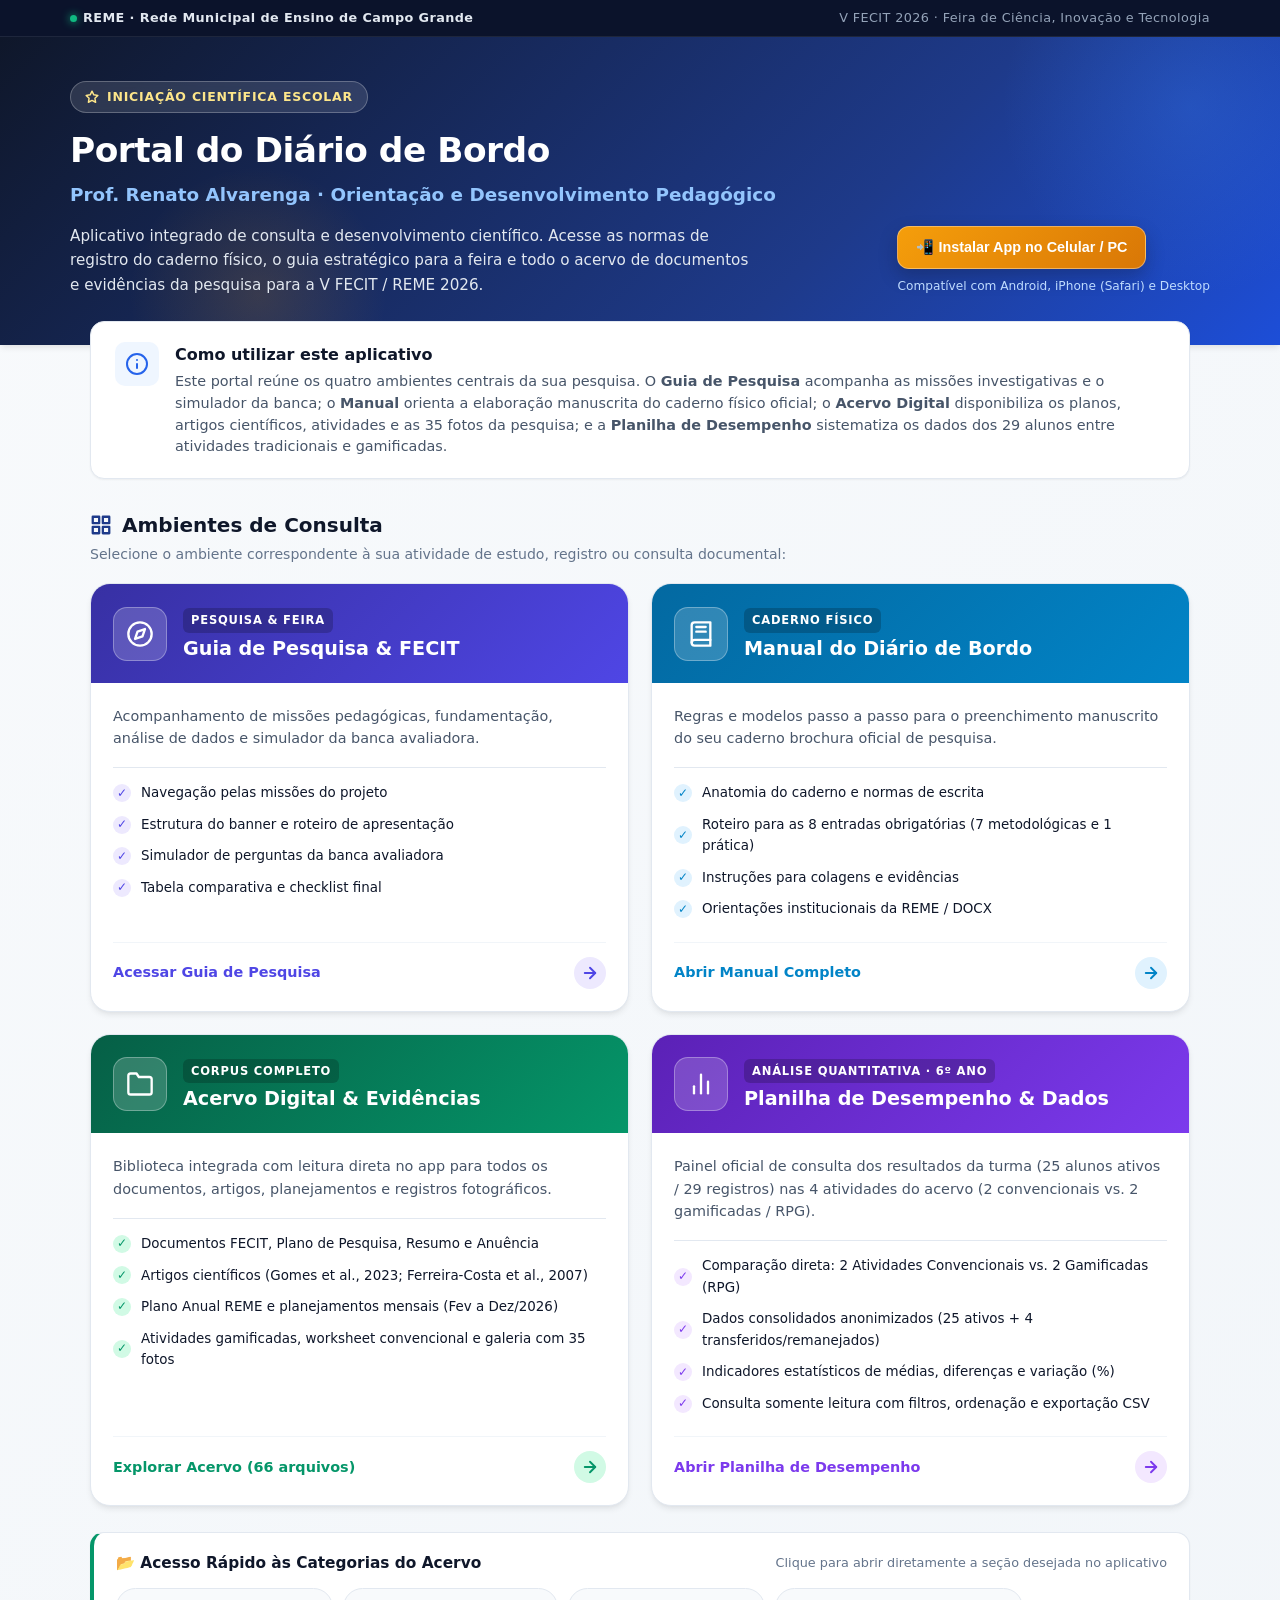
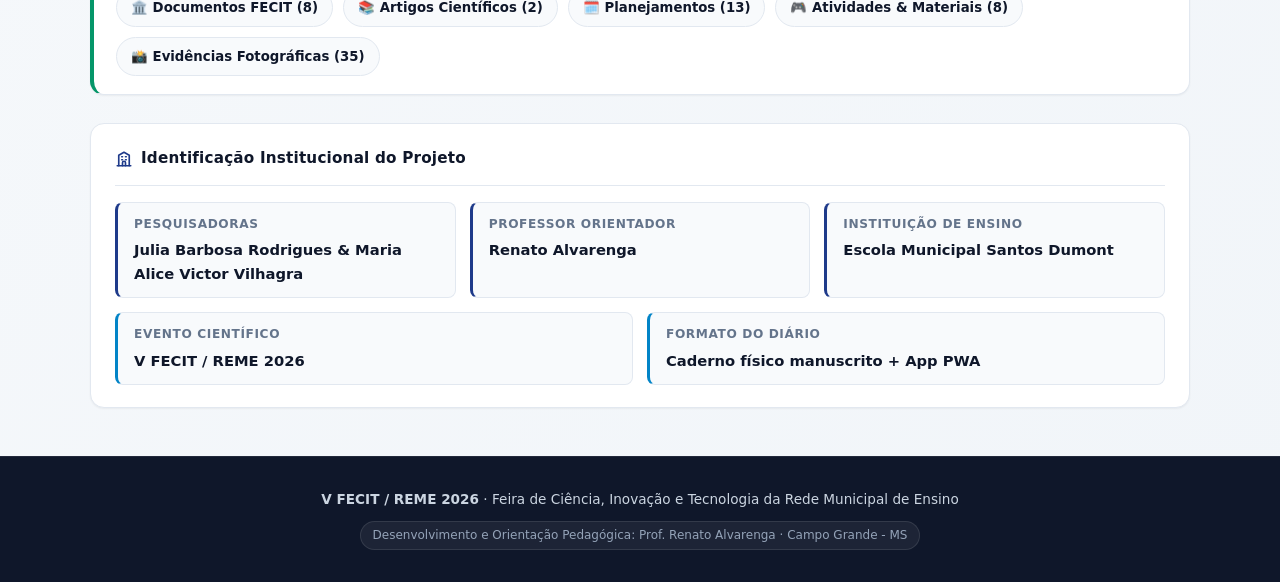
<file: index.html>
<!DOCTYPE html>
<html lang="pt-BR">
<head>
  <meta charset="UTF-8">
  <meta name="viewport" content="width=device-width, initial-scale=1.0">
  <title>Portal do Diário de Bordo | V FECIT 2026 — Prof. Renato Alvarenga</title>
  <!-- Meta Tags PWA & Mobile -->
  <link rel="manifest" href="manifest.json">
  <meta name="theme-color" content="#1e3a8a">
  <meta name="mobile-web-app-capable" content="yes">
  <meta name="apple-mobile-web-app-capable" content="yes">
  <meta name="apple-mobile-web-app-status-bar-style" content="black-translucent">
  <meta name="apple-mobile-web-app-title" content="FECIT 2026">
  <link rel="apple-touch-icon" href="icons/icon-192.png">
  <link rel="icon" type="image/png" sizes="192x192" href="icons/icon-192.png">
  <style>
/* ==========================================================================
   PORTAL DIÁRIO DE BORDO | V FECIT/REME 2026
   Autoria e Orientação: Prof. Renato Alvarenga
   Estilo: Educacional, Acadêmico, Moderno e Responsivo
   ========================================================================== */

:root {
  --primary: #1e3a8a;          /* Azul institucional profundo */
  --primary-dark: #0f172a;     /* Tom escuro de base */
  --primary-light: #3b82f6;    /* Azul vibrante para foco e realce */
  --accent-manual: #0284c7;    /* Azul cerúleo para o Manual */
  --accent-manual-light: #e0f2fe;
  --accent-guia: #4f46e5;      /* Índigo para o Guia FECIT */
  --accent-guia-light: #ede9fe;
  --accent-acervo: #059669;    /* Esmeralda para o Acervo Digital */
  --accent-acervo-light: #d1fae5;
  --accent-planilha: #7c3aed;  /* Violeta Gamificado para a Planilha */
  --accent-planilha-light: #f3e8ff;
  --fecit-gold: #f59e0b;       /* Dourado institucional */
  --fecit-gold-light: #fef3c7;
  
  --bg-gradient: linear-gradient(135deg, #f8fafc 0%, #f1f5f9 100%);
  --surface: #ffffff;
  --border: #e2e8f0;
  --border-hover: #cbd5e1;
  
  --text-main: #0f172a;
  --text-muted: #475569;
  --text-subtle: #64748b;
  
  --shadow-sm: 0 1px 2px 0 rgba(0, 0, 0, 0.05);
  --shadow-md: 0 4px 6px -1px rgba(0, 0, 0, 0.08), 0 2px 4px -2px rgba(0, 0, 0, 0.04);
  --shadow-lg: 0 10px 15px -3px rgba(0, 0, 0, 0.08), 0 4px 6px -4px rgba(0, 0, 0, 0.04);
  --shadow-hover: 0 20px 25px -5px rgba(30, 58, 138, 0.12), 0 8px 10px -6px rgba(30, 58, 138, 0.08);
  
  --radius-sm: 8px;
  --radius-md: 14px;
  --radius-lg: 20px;
  --transition: all 0.25s cubic-bezier(0.4, 0, 0.2, 1);
}

*, *::before, *::after {
  box-sizing: border-box;
  margin: 0;
  padding: 0;
}

body {
  font-family: system-ui, -apple-system, BlinkMacSystemFont, 'Segoe UI', Roboto, Helvetica, Arial, sans-serif;
  background: var(--bg-gradient);
  color: var(--text-main);
  line-height: 1.6;
  min-height: 100vh;
  display: flex;
  flex-direction: column;
  -webkit-font-smoothing: antialiased;
}

/* ==========================================================================
   TOPBAR INSTITUCIONAL
   ========================================================================== */
.topbar {
  background: #0b132b;
  color: #94a3b8;
  padding: 8px 20px;
  font-size: 0.8rem;
  letter-spacing: 0.4px;
  border-bottom: 1px solid rgba(255, 255, 255, 0.08);
}

.topbar-container {
  max-width: 1140px;
  margin: 0 auto;
  display: flex;
  justify-content: space-between;
  align-items: center;
  flex-wrap: wrap;
  gap: 8px;
}

.topbar-badge {
  display: inline-flex;
  align-items: center;
  gap: 6px;
  color: #e2e8f0;
  font-weight: 600;
}

.topbar-badge::before {
  content: "";
  display: inline-block;
  width: 7px;
  height: 7px;
  border-radius: 50%;
  background: #10b981;
  box-shadow: 0 0 8px #10b981;
}

/* ==========================================================================
   HERO HEADER
   ========================================================================== */
.header-hero {
  background: linear-gradient(135deg, #0f172a 0%, #1e3a8a 65%, #1d4ed8 100%);
  color: #ffffff;
  padding: 44px 24px 48px;
  position: relative;
  overflow: hidden;
  box-shadow: var(--shadow-md);
}

.header-hero::before {
  content: "";
  position: absolute;
  top: -120px;
  right: -100px;
  width: 380px;
  height: 380px;
  background: radial-gradient(circle, rgba(59, 130, 246, 0.25) 0%, transparent 70%);
  border-radius: 50%;
  pointer-events: none;
}

.header-hero::after {
  content: "";
  position: absolute;
  bottom: -80px;
  left: 10%;
  width: 260px;
  height: 260px;
  background: radial-gradient(circle, rgba(245, 158, 11, 0.15) 0%, transparent 70%);
  border-radius: 50%;
  pointer-events: none;
}

.header-container {
  max-width: 1140px;
  margin: 0 auto;
  position: relative;
  z-index: 2;
  display: flex;
  align-items: flex-end;
  justify-content: space-between;
  gap: 20px;
  flex-wrap: wrap;
}

.header-text-col {
  flex: 1;
  min-width: 280px;
}

.fecit-pill {
  display: inline-flex;
  align-items: center;
  gap: 8px;
  background: rgba(255, 255, 255, 0.12);
  border: 1px solid rgba(255, 255, 255, 0.25);
  backdrop-filter: blur(8px);
  color: #fde68a;
  padding: 5px 14px;
  border-radius: 999px;
  font-size: 0.78rem;
  font-weight: 700;
  text-transform: uppercase;
  letter-spacing: 0.8px;
  margin-bottom: 16px;
}

.hero-title {
  font-size: 2.15rem;
  font-weight: 800;
  letter-spacing: -0.5px;
  line-height: 1.25;
  margin-bottom: 8px;
}

.hero-subtitle {
  font-size: 1.15rem;
  color: #93c5fd;
  font-weight: 600;
  margin-bottom: 14px;
}

.hero-description {
  font-size: 0.95rem;
  color: #e2e8f0;
  max-width: 680px;
  line-height: 1.6;
}

.header-actions-col {
  display: flex;
  flex-direction: column;
  align-items: flex-start;
  gap: 8px;
}

.install-app-btn {
  display: inline-flex;
  align-items: center;
  gap: 8px;
  background: linear-gradient(135deg, #f59e0b 0%, #d97706 100%);
  color: #ffffff;
  border: 1px solid rgba(255, 255, 255, 0.35);
  border-radius: 12px;
  padding: 12px 18px;
  font-size: 0.9rem;
  font-weight: 800;
  cursor: pointer;
  box-shadow: 0 8px 18px rgba(15, 23, 42, 0.28);
  transition: var(--transition);
}

.install-app-btn:hover {
  transform: translateY(-2px);
  box-shadow: 0 12px 24px rgba(15, 23, 42, 0.35);
}

.install-app-btn.installed {
  background: linear-gradient(135deg, #059669 0%, #10b981 100%);
}

.install-hint {
  font-size: 0.76rem;
  color: #bfdbfe;
}

/* ==========================================================================
   MAIN CONTAINER
   ========================================================================== */
.main-wrapper {
  max-width: 1140px;
  margin: -24px auto 0;
  padding: 0 20px 48px;
  flex: 1;
  width: 100%;
  position: relative;
  z-index: 5;
}

/* Welcome Info Card */
.welcome-banner {
  background: var(--surface);
  border: 1px solid var(--border);
  border-radius: var(--radius-md);
  padding: 20px 24px;
  box-shadow: var(--shadow-sm);
  margin-bottom: 30px;
  display: flex;
  align-items: flex-start;
  gap: 16px;
}

.welcome-icon {
  background: #eff6ff;
  color: #2563eb;
  width: 44px;
  height: 44px;
  border-radius: 10px;
  display: flex;
  align-items: center;
  justify-content: center;
  flex-shrink: 0;
}

.welcome-content h3 {
  font-size: 1rem;
  font-weight: 700;
  color: var(--text-main);
  margin-bottom: 4px;
}

.welcome-content p {
  font-size: 0.9rem;
  color: var(--text-muted);
  line-height: 1.5;
}

/* ==========================================================================
   CARDS DE ACESSO
   ========================================================================== */
.section-heading {
  margin-bottom: 18px;
}

.section-heading h2 {
  font-size: 1.25rem;
  font-weight: 700;
  color: var(--text-main);
  display: flex;
  align-items: center;
  gap: 10px;
}

.section-heading p {
  font-size: 0.88rem;
  color: var(--text-subtle);
  margin-top: 2px;
}

.portal-grid {
  display: grid;
  grid-template-columns: repeat(2, 1fr);
  gap: 22px;
  margin-bottom: 26px;
}

/* Card Base */
.portal-card {
  background: var(--surface);
  border: 1px solid var(--border);
  border-radius: var(--radius-lg);
  text-decoration: none;
  color: inherit;
  display: flex;
  flex-direction: column;
  overflow: hidden;
  box-shadow: var(--shadow-md);
  transition: var(--transition);
  position: relative;
}

.portal-card:hover {
  transform: translateY(-6px);
  box-shadow: var(--shadow-hover);
  border-color: var(--border-hover);
}

.portal-card:focus-visible {
  outline: 3px solid var(--primary-light);
  outline-offset: 4px;
}

/* Card Visual Header */
.card-banner {
  padding: 22px;
  display: flex;
  align-items: center;
  gap: 16px;
  color: #ffffff;
  position: relative;
}

.card-banner.manual-theme {
  background: linear-gradient(135deg, #0369a1 0%, #0284c7 100%);
}

.card-banner.guia-theme {
  background: linear-gradient(135deg, #3730a3 0%, #4f46e5 100%);
}

.card-banner.acervo-theme {
  background: linear-gradient(135deg, #065f46 0%, #059669 100%);
}

.card-banner.planilha-theme {
  background: linear-gradient(135deg, #5b21b6 0%, #7c3aed 100%);
}

.card-icon-box {
  width: 54px;
  height: 54px;
  border-radius: 14px;
  background: rgba(255, 255, 255, 0.18);
  border: 1px solid rgba(255, 255, 255, 0.3);
  display: flex;
  align-items: center;
  justify-content: center;
  flex-shrink: 0;
  color: #ffffff;
}

.card-tag {
  font-size: 0.72rem;
  font-weight: 700;
  letter-spacing: 0.8px;
  text-transform: uppercase;
  background: rgba(0, 0, 0, 0.2);
  padding: 3px 8px;
  border-radius: 6px;
  display: inline-block;
  margin-bottom: 4px;
}

.card-header-titles h3 {
  font-size: 1.2rem;
  font-weight: 800;
  line-height: 1.25;
}

/* Card Body */
.card-content {
  padding: 22px;
  display: flex;
  flex-direction: column;
  flex: 1;
}

.card-desc {
  font-size: 0.9rem;
  color: var(--text-muted);
  line-height: 1.55;
  margin-bottom: 18px;
}

/* Feature List Inside Card */
.card-features {
  list-style: none;
  margin-bottom: 22px;
  padding-top: 14px;
  border-top: 1px solid var(--border);
  display: flex;
  flex-direction: column;
  gap: 10px;
}

.card-features li {
  font-size: 0.84rem;
  color: var(--text-main);
  display: flex;
  align-items: center;
  gap: 10px;
}

.feature-check {
  width: 18px;
  height: 18px;
  border-radius: 50%;
  display: flex;
  align-items: center;
  justify-content: center;
  font-size: 0.75rem;
  flex-shrink: 0;
}

.manual-theme-check {
  background: var(--accent-manual-light);
  color: var(--accent-manual);
}

.guia-theme-check {
  background: var(--accent-guia-light);
  color: var(--accent-guia);
}

.acervo-theme-check {
  background: var(--accent-acervo-light);
  color: var(--accent-acervo);
}

.planilha-theme-check {
  background: var(--accent-planilha-light);
  color: var(--accent-planilha);
}

/* Card Action Button Area */
.card-action {
  margin-top: auto;
  padding-top: 14px;
  border-top: 1px solid #f1f5f9;
  display: flex;
  align-items: center;
  justify-content: space-between;
}

.btn-indicator {
  display: inline-flex;
  align-items: center;
  gap: 8px;
  font-weight: 700;
  font-size: 0.9rem;
  transition: var(--transition);
}

.manual-link-text {
  color: var(--accent-manual);
}

.guia-link-text {
  color: var(--accent-guia);
}

.acervo-link-text {
  color: var(--accent-acervo);
}

.planilha-link-text {
  color: var(--accent-planilha);
}

.arrow-circle {
  width: 32px;
  height: 32px;
  border-radius: 50%;
  display: flex;
  align-items: center;
  justify-content: center;
  transition: var(--transition);
}

.manual-arrow {
  background: var(--accent-manual-light);
  color: var(--accent-manual);
}

.guia-arrow {
  background: var(--accent-guia-light);
  color: var(--accent-guia);
}

.acervo-arrow {
  background: var(--accent-acervo-light);
  color: var(--accent-acervo);
}

.planilha-arrow {
  background: var(--accent-planilha-light);
  color: var(--accent-planilha);
}

.portal-card:hover .arrow-circle {
  transform: translateX(4px);
}

.portal-card:hover .manual-arrow {
  background: var(--accent-manual);
  color: #ffffff;
}

.portal-card:hover .guia-arrow {
  background: var(--accent-guia);
  color: #ffffff;
}

.portal-card:hover .acervo-arrow {
  background: var(--accent-acervo);
  color: #ffffff;
}

.portal-card:hover .planilha-arrow {
  background: var(--accent-planilha);
  color: #ffffff;
}

/* ==========================================================================
   ACESSO RÁPIDO ÀS CATEGORIAS DO ACERVO
   ========================================================================== */
.quick-acervo-strip {
  background: var(--surface);
  border: 1px solid var(--border);
  border-left: 4px solid var(--accent-acervo);
  border-radius: var(--radius-md);
  padding: 18px 22px;
  box-shadow: var(--shadow-sm);
  margin-bottom: 28px;
}

.quick-acervo-header {
  display: flex;
  align-items: center;
  justify-content: space-between;
  flex-wrap: wrap;
  gap: 8px;
  margin-bottom: 12px;
}

.quick-acervo-header h3 {
  font-size: 0.96rem;
  font-weight: 700;
  color: var(--text-main);
}

.quick-acervo-header span {
  font-size: 0.8rem;
  color: var(--text-subtle);
}

.quick-acervo-links {
  display: flex;
  flex-wrap: wrap;
  gap: 10px;
}

.quick-cat-pill {
  display: inline-flex;
  align-items: center;
  gap: 6px;
  padding: 8px 14px;
  background: #f8fafc;
  border: 1px solid var(--border);
  border-radius: 999px;
  text-decoration: none;
  color: var(--text-main);
  font-size: 0.83rem;
  font-weight: 700;
  transition: var(--transition);
}

.quick-cat-pill:hover {
  background: var(--accent-acervo-light);
  border-color: var(--accent-acervo);
  color: #065f46;
  transform: translateY(-1px);
}

/* ==========================================================================
   METADATA CARD (INSTITUCIONAL & PROJETO)
   ========================================================================== */
.info-strip {
  background: var(--surface);
  border: 1px solid var(--border);
  border-radius: var(--radius-md);
  padding: 22px 24px;
  box-shadow: var(--shadow-sm);
}

.info-strip-header {
  display: flex;
  align-items: center;
  gap: 8px;
  padding-bottom: 14px;
  margin-bottom: 16px;
  border-bottom: 1px solid var(--border);
  color: var(--primary);
}

.info-strip-header h2 {
  font-size: 0.95rem;
  font-weight: 700;
  color: var(--text-main);
  letter-spacing: 0.2px;
}

.info-grid {
  display: grid;
  grid-template-columns: repeat(6, 1fr);
  gap: 14px;
}

.info-item {
  background: #f8fafc;
  border: 1px solid #e2e8f0;
  border-left: 3px solid var(--primary);
  border-radius: var(--radius-sm);
  padding: 12px 16px;
  display: flex;
  flex-direction: column;
  gap: 4px;
}

.info-col-primary {
  grid-column: span 2;
}

.info-col-secondary {
  grid-column: span 3;
  border-left-color: var(--accent-manual);
}

.info-label {
  font-size: 0.76rem;
  text-transform: uppercase;
  letter-spacing: 0.6px;
  color: var(--text-subtle);
  font-weight: 700;
}

.info-value {
  font-size: 0.92rem;
  font-weight: 600;
  color: var(--text-main);
}

/* ==========================================================================
   MODAL DE INSTALAÇÃO PWA
   ========================================================================== */
.install-modal-overlay {
  display: none;
  position: fixed;
  inset: 0;
  z-index: 990;
  background: rgba(15, 23, 42, 0.8);
  backdrop-filter: blur(4px);
  padding: 16px;
  align-items: center;
  justify-content: center;
}

.install-modal-overlay.open {
  display: flex;
}

.install-modal-card {
  background: #ffffff;
  border-radius: 18px;
  max-width: 520px;
  width: 100%;
  padding: 24px;
  box-shadow: 0 24px 48px rgba(0, 0, 0, 0.3);
}

.install-modal-head {
  display: flex;
  align-items: center;
  justify-content: space-between;
  margin-bottom: 14px;
}

.install-modal-head h3 {
  font-size: 1.1rem;
  font-weight: 800;
  color: var(--text-main);
}

.install-modal-close {
  border: none;
  background: #f1f5f9;
  color: var(--text-main);
  border-radius: 8px;
  padding: 6px 10px;
  font-weight: 700;
  cursor: pointer;
}

.install-step-box {
  background: #f8fafc;
  border: 1px solid var(--border);
  border-radius: 10px;
  padding: 12px 14px;
  margin-bottom: 10px;
  font-size: 0.86rem;
  color: var(--text-muted);
}

.install-step-box strong {
  color: var(--text-main);
  display: block;
  margin-bottom: 3px;
}

/* ==========================================================================
   FOOTER
   ========================================================================== */
.portal-footer {
  background: #0f172a;
  color: #94a3b8;
  padding: 32px 20px;
  text-align: center;
  font-size: 0.85rem;
  border-top: 1px solid rgba(255, 255, 255, 0.08);
}

.footer-container {
  max-width: 1140px;
  margin: 0 auto;
  display: flex;
  flex-direction: column;
  align-items: center;
  gap: 10px;
}

.footer-copy {
  color: #cbd5e1;
}

.footer-badge {
  font-size: 0.75rem;
  background: rgba(255, 255, 255, 0.06);
  padding: 4px 12px;
  border-radius: 999px;
  border: 1px solid rgba(255, 255, 255, 0.1);
}

/* ==========================================================================
   RESPONSIVIDADE REFINADA
   ========================================================================== */
@media (max-width: 768px) {
  .hero-title {
    font-size: 1.65rem;
  }
  
  .hero-subtitle {
    font-size: 1.05rem;
  }
  
  .header-hero {
    padding: 34px 16px 38px;
  }
  
  .main-wrapper {
    margin-top: -16px;
    padding: 0 16px 36px;
  }
  
  .portal-grid {
    grid-template-columns: 1fr;
    gap: 18px;
  }

  .info-grid {
    grid-template-columns: 1fr;
    gap: 10px;
  }

  .info-col-primary,
  .info-col-secondary {
    grid-column: span 1;
  }
}
  </style>
</head>
<body>

  <!-- Topbar Institucional -->
  <aside class="topbar" aria-label="Informações Institucionais">
    <div class="topbar-container">
      <span class="topbar-badge">REME · Rede Municipal de Ensino de Campo Grande</span>
      <span>V FECIT 2026 · Feira de Ciência, Inovação e Tecnologia</span>
    </div>
  </aside>

  <!-- Cabeçalho Principal (Hero) -->
  <header class="header-hero" role="banner">
    <div class="header-container">
      <div class="header-text-col">
        <div class="fecit-pill">
          <svg width="14" height="14" viewBox="0 0 24 24" fill="none" stroke="currentColor" stroke-width="2.5" stroke-linecap="round" stroke-linejoin="round" aria-hidden="true">
            <polygon points="12 2 15.09 8.26 22 9.27 17 14.14 18.18 21.02 12 17.77 5.82 21.02 7 14.14 2 9.27 8.91 8.26 12 2"></polygon>
          </svg>
          Iniciação Científica Escolar
        </div>
        <h1 class="hero-title">Portal do Diário de Bordo</h1>
        <p class="hero-subtitle">Prof. Renato Alvarenga · Orientação e Desenvolvimento Pedagógico</p>
        <p class="hero-description">
          Aplicativo integrado de consulta e desenvolvimento científico. Acesse as normas de registro do caderno físico, o guia estratégico para a feira e todo o acervo de documentos e evidências da pesquisa para a V FECIT / REME 2026.
        </p>
      </div>
      <div class="header-actions-col">
        <button type="button" id="pwaInstallBtn" class="install-app-btn" onclick="triggerPwaInstall()">
          <span>📲 Instalar App no Celular / PC</span>
        </button>
        <span class="install-hint" id="pwaInstallHint">Compatível com Android, iPhone (Safari) e Desktop</span>
      </div>
    </div>
  </header>

  <!-- Conteúdo Central -->
  <main class="main-wrapper" id="conteudo-principal">

    <!-- Card de Boas-Vindas / Instrução Rápida -->
    <section class="welcome-banner" aria-label="Apresentação do Portal">
      <div class="welcome-icon" aria-hidden="true">
        <svg width="24" height="24" viewBox="0 0 24 24" fill="none" stroke="currentColor" stroke-width="2" stroke-linecap="round" stroke-linejoin="round">
          <circle cx="12" cy="12" r="10"></circle>
          <line x1="12" y1="16" x2="12" y2="12"></line>
          <line x1="12" y1="8" x2="12.01" y2="8"></line>
        </svg>
      </div>
      <div class="welcome-content">
        <h3>Como utilizar este aplicativo</h3>
        <p>
          Este portal reúne os quatro ambientes centrais da sua pesquisa. O <strong>Guia de Pesquisa</strong> acompanha as missões investigativas e o simulador da banca; o <strong>Manual</strong> orienta a elaboração manuscrita do caderno físico oficial; o <strong>Acervo Digital</strong> disponibiliza os planos, artigos científicos, atividades e as 35 fotos da pesquisa; e a <strong>Planilha de Desempenho</strong> sistematiza os dados dos 29 alunos entre atividades tradicionais e gamificadas.
        </p>
      </div>
    </section>

    <!-- Seção de Acessos Principais -->
    <section aria-labelledby="acessos-heading">
      <div class="section-heading">
        <h2 id="acessos-heading">
          <svg width="22" height="22" viewBox="0 0 24 24" fill="none" stroke="#1e3a8a" stroke-width="2.5" stroke-linecap="round" stroke-linejoin="round" aria-hidden="true">
            <rect x="3" y="3" width="7" height="7"></rect>
            <rect x="14" y="3" width="7" height="7"></rect>
            <rect x="14" y="14" width="7" height="7"></rect>
            <rect x="3" y="14" width="7" height="7"></rect>
          </svg>
          Ambientes de Consulta
        </h2>
        <p>Selecione o ambiente correspondente à sua atividade de estudo, registro ou consulta documental:</p>
      </div>

      <div class="portal-grid">
        
        <!-- CARD 1: Guia de Pesquisa & FECIT -->
        <a href="guia/index.html" class="portal-card" aria-label="Acessar o Guia de Pesquisa e FECIT">
          <div class="card-banner guia-theme">
            <div class="card-icon-box" aria-hidden="true">
              <svg width="28" height="28" viewBox="0 0 24 24" fill="none" stroke="currentColor" stroke-width="2" stroke-linecap="round" stroke-linejoin="round">
                <circle cx="12" cy="12" r="10"></circle>
                <polygon points="16.24 7.76 14.12 14.12 7.76 16.24 9.88 9.88 16.24 7.76"></polygon>
              </svg>
            </div>
            <div class="card-header-titles">
              <span class="card-tag">Pesquisa &amp; Feira</span>
              <h3>Guia de Pesquisa &amp; FECIT</h3>
            </div>
          </div>
          <div class="card-content">
            <p class="card-desc">
              Acompanhamento de missões pedagógicas, fundamentação, análise de dados e simulador da banca avaliadora.
            </p>
            <ul class="card-features">
              <li>
                <span class="feature-check guia-theme-check">✓</span>
                <span>Navegação pelas missões do projeto</span>
              </li>
              <li>
                <span class="feature-check guia-theme-check">✓</span>
                <span>Estrutura do banner e roteiro de apresentação</span>
              </li>
              <li>
                <span class="feature-check guia-theme-check">✓</span>
                <span>Simulador de perguntas da banca avaliadora</span>
              </li>
              <li>
                <span class="feature-check guia-theme-check">✓</span>
                <span>Tabela comparativa e checklist final</span>
              </li>
            </ul>
            <div class="card-action">
              <span class="btn-indicator guia-link-text">Acessar Guia de Pesquisa</span>
              <div class="arrow-circle guia-arrow" aria-hidden="true">
                <svg width="18" height="18" viewBox="0 0 24 24" fill="none" stroke="currentColor" stroke-width="2.5" stroke-linecap="round" stroke-linejoin="round">
                  <line x1="5" y1="12" x2="19" y2="12"></line>
                  <polyline points="12 5 19 12 12 19"></polyline>
                </svg>
              </div>
            </div>
          </div>
        </a>

        <!-- CARD 2: Manual do Diário de Bordo -->
        <a href="manual/index.html" class="portal-card" aria-label="Acessar o Manual do Diário de Bordo">
          <div class="card-banner manual-theme">
            <div class="card-icon-box" aria-hidden="true">
              <svg width="28" height="28" viewBox="0 0 24 24" fill="none" stroke="currentColor" stroke-width="2" stroke-linecap="round" stroke-linejoin="round">
                <path d="M4 19.5A2.5 2.5 0 0 1 6.5 17H20"></path>
                <path d="M6.5 2H20v20H6.5A2.5 2.5 0 0 1 4 19.5v-15A2.5 2.5 0 0 1 6.5 2z"></path>
                <line x1="8" y1="6" x2="16" y2="6"></line>
                <line x1="8" y1="10" x2="16" y2="10"></line>
              </svg>
            </div>
            <div class="card-header-titles">
              <span class="card-tag">Caderno Físico</span>
              <h3>Manual do Diário de Bordo</h3>
            </div>
          </div>
          <div class="card-content">
            <p class="card-desc">
              Regras e modelos passo a passo para o preenchimento manuscrito do seu caderno brochura oficial de pesquisa.
            </p>
            <ul class="card-features">
              <li>
                <span class="feature-check manual-theme-check">✓</span>
                <span>Anatomia do caderno e normas de escrita</span>
              </li>
              <li>
                <span class="feature-check manual-theme-check">✓</span>
                <span>Roteiro para as 8 entradas obrigatórias (7 metodológicas e 1 prática)</span>
              </li>
              <li>
                <span class="feature-check manual-theme-check">✓</span>
                <span>Instruções para colagens e evidências</span>
              </li>
              <li>
                <span class="feature-check manual-theme-check">✓</span>
                <span>Orientações institucionais da REME / DOCX</span>
              </li>
            </ul>
            <div class="card-action">
              <span class="btn-indicator manual-link-text">Abrir Manual Completo</span>
              <div class="arrow-circle manual-arrow" aria-hidden="true">
                <svg width="18" height="18" viewBox="0 0 24 24" fill="none" stroke="currentColor" stroke-width="2.5" stroke-linecap="round" stroke-linejoin="round">
                  <line x1="5" y1="12" x2="19" y2="12"></line>
                  <polyline points="12 5 19 12 12 19"></polyline>
                </svg>
              </div>
            </div>
          </div>
        </a>

        <!-- CARD 3: Acervo Digital & Evidências -->
        <a href="acervo/index.html" class="portal-card" aria-label="Acessar o Acervo Digital e Evidências">
          <div class="card-banner acervo-theme">
            <div class="card-icon-box" aria-hidden="true">
              <svg width="28" height="28" viewBox="0 0 24 24" fill="none" stroke="currentColor" stroke-width="2" stroke-linecap="round" stroke-linejoin="round">
                <path d="M22 19a2 2 0 0 1-2 2H4a2 2 0 0 1-2-2V5a2 2 0 0 1 2-2h5l2 3h9a2 2 0 0 1 2 2z"></path>
              </svg>
            </div>
            <div class="card-header-titles">
              <span class="card-tag">Corpus Completo</span>
              <h3>Acervo Digital &amp; Evidências</h3>
            </div>
          </div>
          <div class="card-content">
            <p class="card-desc">
              Biblioteca integrada com leitura direta no app para todos os documentos, artigos, planejamentos e registros fotográficos.
            </p>
            <ul class="card-features">
              <li>
                <span class="feature-check acervo-theme-check">✓</span>
                <span>Documentos FECIT, Plano de Pesquisa, Resumo e Anuência</span>
              </li>
              <li>
                <span class="feature-check acervo-theme-check">✓</span>
                <span>Artigos científicos (Gomes et al., 2023; Ferreira-Costa et al., 2007)</span>
              </li>
              <li>
                <span class="feature-check acervo-theme-check">✓</span>
                <span>Plano Anual REME e planejamentos mensais (Fev a Dez/2026)</span>
              </li>
              <li>
                <span class="feature-check acervo-theme-check">✓</span>
                <span>Atividades gamificadas, worksheet convencional e galeria com 35 fotos</span>
              </li>
            </ul>
            <div class="card-action">
              <span class="btn-indicator acervo-link-text">Explorar Acervo (66 arquivos)</span>
              <div class="arrow-circle acervo-arrow" aria-hidden="true">
                <svg width="18" height="18" viewBox="0 0 24 24" fill="none" stroke="currentColor" stroke-width="2.5" stroke-linecap="round" stroke-linejoin="round">
                  <line x1="5" y1="12" x2="19" y2="12"></line>
                  <polyline points="12 5 19 12 12 19"></polyline>
                </svg>
              </div>
            </div>
          </div>
        </a>

        <!-- CARD 4: Planilha de Desempenho & Dados -->
        <a href="planilha/index.html" class="portal-card" aria-label="Acessar a Planilha de Desempenho e Dados">
          <div class="card-banner planilha-theme">
            <div class="card-icon-box" aria-hidden="true">
              <svg width="28" height="28" viewBox="0 0 24 24" fill="none" stroke="currentColor" stroke-width="2" stroke-linecap="round" stroke-linejoin="round">
                <line x1="18" y1="20" x2="18" y2="10"></line>
                <line x1="12" y1="20" x2="12" y2="4"></line>
                <line x1="6" y1="20" x2="6" y2="14"></line>
              </svg>
            </div>
            <div class="card-header-titles">
              <span class="card-tag">Análise Quantitativa · 6º Ano</span>
              <h3>Planilha de Desempenho &amp; Dados</h3>
            </div>
          </div>
          <div class="card-content">
            <p class="card-desc">
              Painel oficial de consulta dos resultados da turma (25 alunos ativos / 29 registros) nas 4 atividades do acervo (2 convencionais vs. 2 gamificadas / RPG).
            </p>
            <ul class="card-features">
              <li>
                <span class="feature-check planilha-theme-check">✓</span>
                <span>Comparação direta: 2 Atividades Convencionais vs. 2 Gamificadas (RPG)</span>
              </li>
              <li>
                <span class="feature-check planilha-theme-check">✓</span>
                <span>Dados consolidados anonimizados (25 ativos + 4 transferidos/remanejados)</span>
              </li>
              <li>
                <span class="feature-check planilha-theme-check">✓</span>
                <span>Indicadores estatísticos de médias, diferenças e variação (%)</span>
              </li>
              <li>
                <span class="feature-check planilha-theme-check">✓</span>
                <span>Consulta somente leitura com filtros, ordenação e exportação CSV</span>
              </li>
            </ul>
            <div class="card-action">
              <span class="btn-indicator planilha-link-text">Abrir Planilha de Desempenho</span>
              <div class="arrow-circle planilha-arrow" aria-hidden="true">
                <svg width="18" height="18" viewBox="0 0 24 24" fill="none" stroke="currentColor" stroke-width="2.5" stroke-linecap="round" stroke-linejoin="round">
                  <line x1="5" y1="12" x2="19" y2="12"></line>
                  <polyline points="12 5 19 12 12 19"></polyline>
                </svg>
              </div>
            </div>
          </div>
        </a>

      </div>

      <!-- Acesso Rápido às Categorias do Acervo -->
      <div class="quick-acervo-strip" aria-label="Acesso rápido às categorias do Acervo">
        <div class="quick-acervo-header">
          <h3>📂 Acesso Rápido às Categorias do Acervo</h3>
          <span>Clique para abrir diretamente a seção desejada no aplicativo</span>
        </div>
        <div class="quick-acervo-links">
          <a href="acervo/index.html#cat-fecit" class="quick-cat-pill">🏛️ Documentos FECIT (8)</a>
          <a href="acervo/index.html#cat-artigos" class="quick-cat-pill">📚 Artigos Científicos (2)</a>
          <a href="acervo/index.html#cat-planejamentos" class="quick-cat-pill">🗓️ Planejamentos (13)</a>
          <a href="acervo/index.html#cat-atividades" class="quick-cat-pill">🎮 Atividades &amp; Materiais (8)</a>
          <a href="acervo/index.html#cat-evidencias" class="quick-cat-pill">📸 Evidências Fotográficas (35)</a>
        </div>
      </div>
    </section>

    <!-- Identificação Institucional do Projeto -->
    <section class="info-strip" aria-labelledby="info-institucional-heading">
      <div class="info-strip-header">
        <svg width="18" height="18" viewBox="0 0 24 24" fill="none" stroke="currentColor" stroke-width="2.2" stroke-linecap="round" stroke-linejoin="round" aria-hidden="true">
          <path d="M3 21h18"></path>
          <path d="M5 21V7l7-4 7 4v14"></path>
          <path d="M9 9h1"></path>
          <path d="M14 9h1"></path>
          <path d="M9 13h1"></path>
          <path d="M14 13h1"></path>
          <path d="M10 21v-4a2 2 0 0 1 4 0v4"></path>
        </svg>
        <h2 id="info-institucional-heading">Identificação Institucional do Projeto</h2>
      </div>
      <div class="info-grid">
        <div class="info-item info-col-primary">
          <span class="info-label">Pesquisadoras</span>
          <span class="info-value">Julia Barbosa Rodrigues &amp; Maria Alice Victor Vilhagra</span>
        </div>
        <div class="info-item info-col-primary">
          <span class="info-label">Professor orientador</span>
          <span class="info-value">Renato Alvarenga</span>
        </div>
        <div class="info-item info-col-primary">
          <span class="info-label">Instituição de ensino</span>
          <span class="info-value">Escola Municipal Santos Dumont</span>
        </div>
        <div class="info-item info-col-secondary">
          <span class="info-label">Evento científico</span>
          <span class="info-value">V FECIT / REME 2026</span>
        </div>
        <div class="info-item info-col-secondary">
          <span class="info-label">Formato do diário</span>
          <span class="info-value">Caderno físico manuscrito + App PWA</span>
        </div>
      </div>
    </section>

  </main>

  <!-- Modal Explicativo de Instalação PWA -->
  <div id="installHelpModal" class="install-modal-overlay" role="dialog" aria-modal="true" aria-labelledby="installModalTitle" onclick="if(event.target===this) closeInstallModal()">
    <div class="install-modal-card">
      <div class="install-modal-head">
        <h3 id="installModalTitle">📲 Instalar Portal FECIT 2026 como App</h3>
        <button type="button" class="install-modal-close" onclick="closeInstallModal()">✕ Fechar</button>
      </div>
      <div class="install-step-box">
        <strong>🤖 Android (Chrome / Edge / Samsung Internet)</strong>
        Toque no menu dos 3 pontinhos (<code>⋮</code>) no canto superior direito do navegador e selecione <em>"Instalar aplicativo"</em> ou <em>"Adicionar à tela inicial"</em>.
      </div>
      <div class="install-step-box">
        <strong>🍎 iPhone / iPad (Safari)</strong>
        Toque no botão <em>Compartilhar</em> (quadrado com seta para cima na barra do Safari) e escolha <em>"Adicionar à Tela de Início"</em>.
      </div>
      <div class="install-step-box">
        <strong>💻 Computador (Windows / Mac — Chrome ou Edge)</strong>
        Clique no ícone de instalação na barra de endereços (canto direito) e confirme em <em>"Instalar"</em>.
      </div>
    </div>
  </div>

  <!-- Rodapé Institucional -->
  <footer class="portal-footer" role="contentinfo">
    <div class="footer-container">
      <p class="footer-copy">
        <strong>V FECIT / REME 2026</strong> · Feira de Ciência, Inovação e Tecnologia da Rede Municipal de Ensino
      </p>
      <span class="footer-badge">Desenvolvimento e Orientação Pedagógica: Prof. Renato Alvarenga · Campo Grande - MS</span>
    </div>
  </footer>

  <!-- Lógica PWA e Registro do Service Worker -->
  <script>
    let deferredInstallPrompt = null;

    window.addEventListener('beforeinstallprompt', (e) => {
      e.preventDefault();
      deferredInstallPrompt = e;
      const btn = document.getElementById('pwaInstallBtn');
      const hint = document.getElementById('pwaInstallHint');
      if (btn) btn.innerHTML = '<span>📲 Instalar Aplicativo Agora</span>';
      if (hint) hint.innerText = 'Pronto para instalar com 1 clique neste dispositivo!';
    });

    window.addEventListener('appinstalled', () => {
      deferredInstallPrompt = null;
      const btn = document.getElementById('pwaInstallBtn');
      const hint = document.getElementById('pwaInstallHint');
      if (btn) {
        btn.classList.add('installed');
        btn.innerHTML = '<span>✓ App Instalado!</span>';
      }
      if (hint) hint.innerText = 'O aplicativo já está na sua tela inicial.';
    });

    function triggerPwaInstall() {
      if (deferredInstallPrompt) {
        deferredInstallPrompt.prompt();
        deferredInstallPrompt.userChoice.then(() => {
          deferredInstallPrompt = null;
        });
      } else {
        openInstallModal();
      }
    }

    function openInstallModal() {
      const m = document.getElementById('installHelpModal');
      if (m) m.classList.add('open');
    }

    function closeInstallModal() {
      const m = document.getElementById('installHelpModal');
      if (m) m.classList.remove('open');
    }

    document.addEventListener('keydown', (e) => {
      if (e.key === 'Escape') closeInstallModal();
    });

    if ('serviceWorker' in navigator) {
      window.addEventListener('load', () => {
        navigator.serviceWorker.register('./sw.js')
          .then((reg) => console.log('[PWA] Service Worker registrado:', reg.scope))
          .catch((err) => console.error('[PWA] Falha ao registrar Service Worker:', err));
      });
    }
  </script>
</body>
</html>
</file>
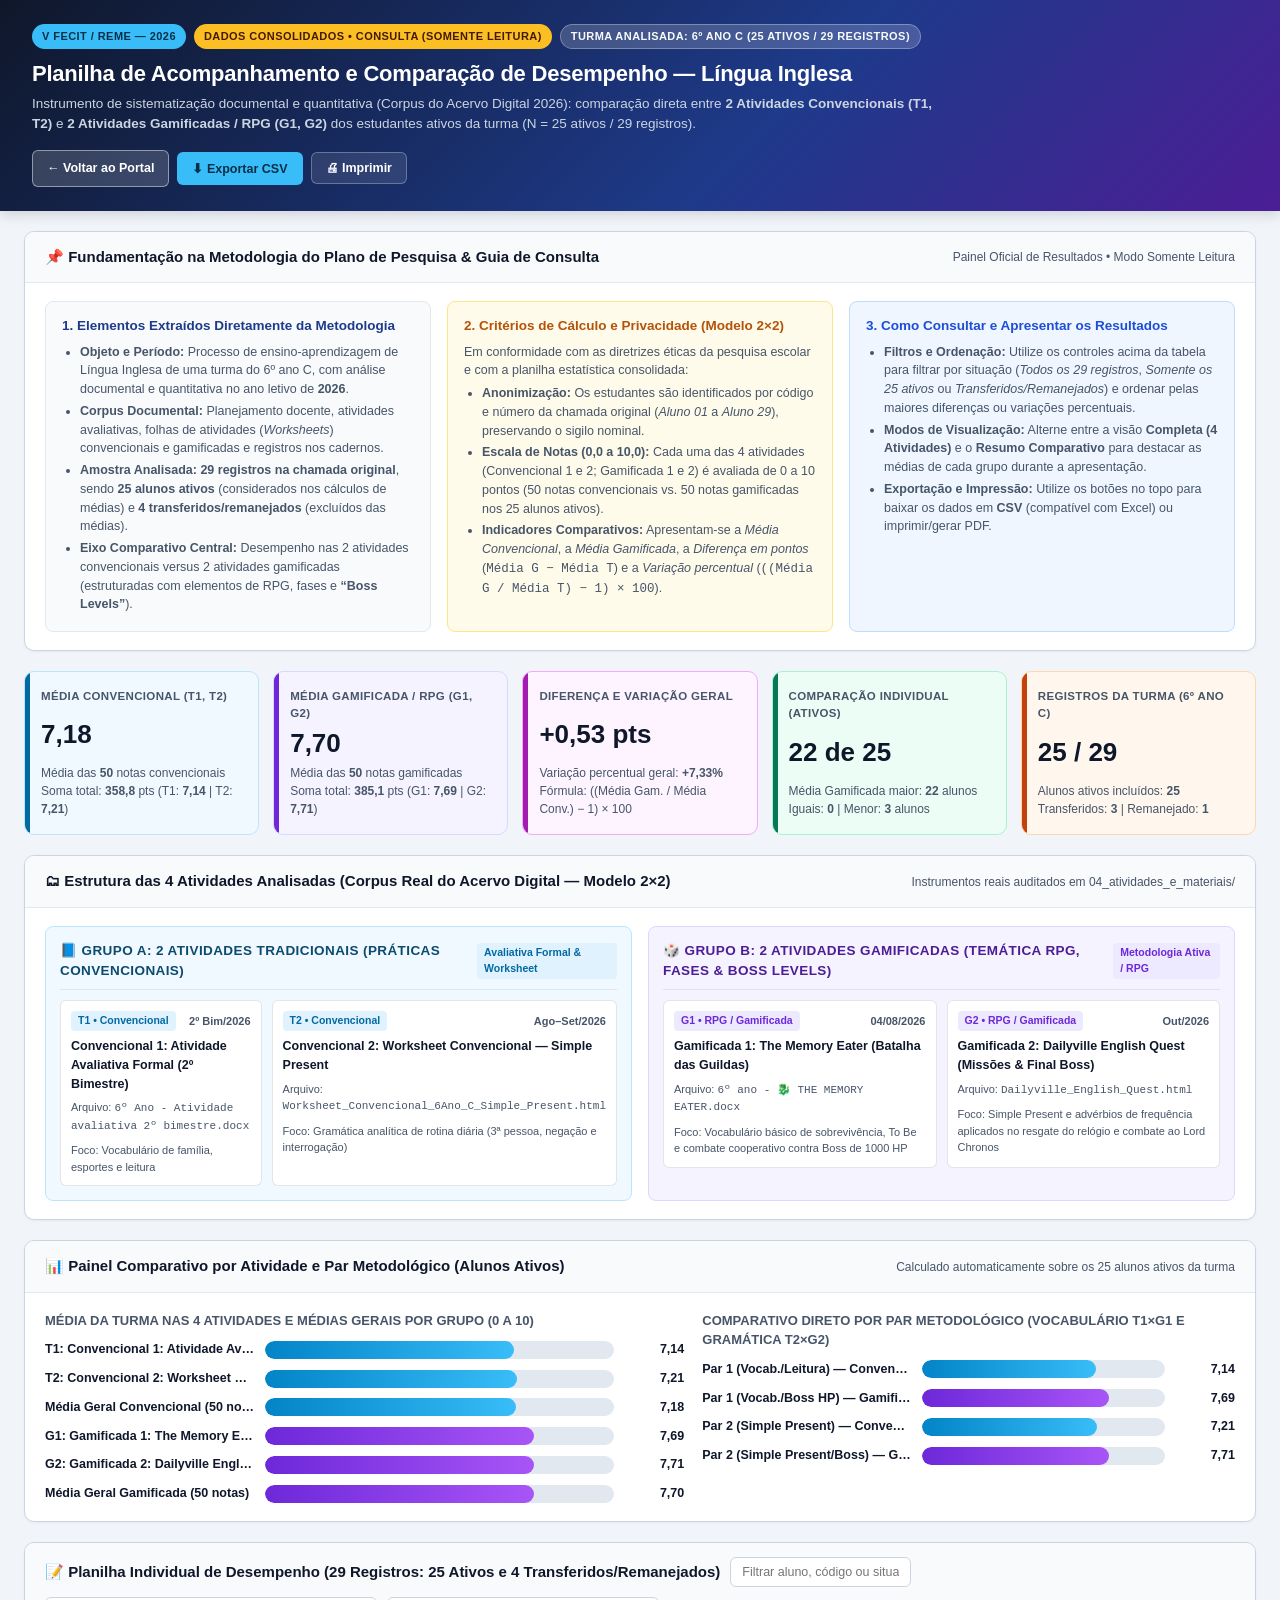
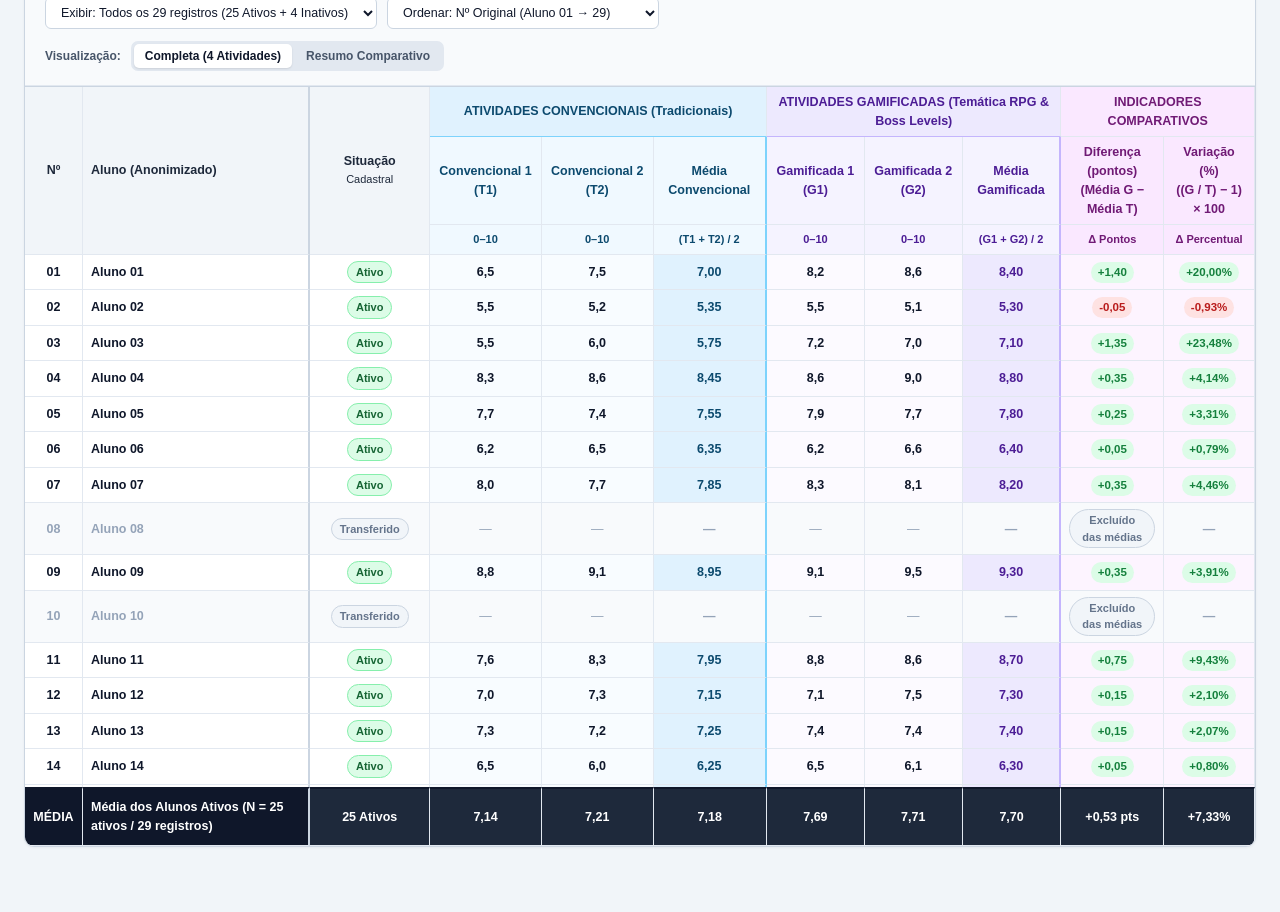
<file: planilha/index.html>
<!DOCTYPE html>
<html lang="pt-BR">
<head>
  <meta charset="UTF-8">
  <meta name="viewport" content="width=device-width, initial-scale=1.0">
  <title>Modelo de Planilha de Acompanhamento de Desempenho — V FECIT/Reme (6º Ano - Língua Inglesa)</title>
  <style>
    :root {
      --bg-page: #f1f5f9;
      --bg-card: #ffffff;
      --text-main: #0f172a;
      --text-muted: #475569;
      --border: #cbd5e1;
      --border-light: #e2e8f0;
      --primary: #1e3a8a;
      --primary-light: #eff6ff;
      
      /* Cores Gamificadas (RPG / Fases / Boss Levels) */
      --gam-primary: #6d28d9;
      --gam-secondary: #8b5cf6;
      --gam-bg: #f5f3ff;
      --gam-border: #ddd6fe;
      --gam-text: #4c1d95;

      /* Cores Tradicionais (Práticas Convencionais / Worksheets) */
      --trad-primary: #0369a1;
      --trad-secondary: #0ea5e9;
      --trad-bg: #f0f9ff;
      --trad-border: #bae6fd;
      --trad-text: #0c4a6e;

      /* Cores Pré/Pós-Teste e Indicadores */
      --eval-primary: #047857;
      --eval-bg: #ecfdf5;
      --eval-border: #a7f3d0;
      --eval-text: #064e3b;

      --pos-gain: #15803d;
      --neg-gain: #b91c1c;
      --warn-amber: #b45309;
      --warn-bg: #fffbeb;
      --warn-border: #fde68a;
    }

    * {
      box-sizing: border-box;
      margin: 0;
      padding: 0;
    }

    body {
      font-family: -apple-system, BlinkMacSystemFont, "Segoe UI", Roboto, "Helvetica Neue", Arial, sans-serif;
      background-color: var(--bg-page);
      color: var(--text-main);
      line-height: 1.5;
      font-size: 14px;
      padding-bottom: 48px;
    }

    /* Cabeçalho Principal */
    .app-header {
      background: linear-gradient(135deg, #0f172a 0%, #1e3a8a 60%, #4c1d95 100%);
      color: #ffffff;
      padding: 24px 32px;
      box-shadow: 0 4px 12px rgba(15, 23, 42, 0.15);
    }

    .header-top {
      display: flex;
      flex-wrap: wrap;
      justify-content: space-between;
      align-items: flex-start;
      gap: 16px;
      max-width: 1600px;
      margin: 0 auto;
    }

    .badge-row {
      display: flex;
      flex-wrap: wrap;
      gap: 8px;
      margin-bottom: 8px;
    }

    .badge {
      display: inline-flex;
      align-items: center;
      padding: 3px 10px;
      border-radius: 999px;
      font-size: 11px;
      font-weight: 700;
      letter-spacing: 0.04em;
      text-transform: uppercase;
    }

    .badge-fecit { background: #38bdf8; color: #082f49; }
    .badge-model { background: #fbbf24; color: #451a03; }
    .badge-method { background: rgba(255, 255, 255, 0.18); color: #f8fafc; border: 1px solid rgba(255,255,255,0.3); }

    .app-title {
      font-size: 22px;
      font-weight: 800;
      margin-bottom: 4px;
      letter-spacing: -0.01em;
    }

    .app-subtitle {
      font-size: 13.5px;
      color: #cbd5e1;
      max-width: 920px;
    }

    .toolbar-actions {
      display: flex;
      flex-wrap: wrap;
      gap: 8px;
      align-items: center;
    }

    .btn {
      display: inline-flex;
      align-items: center;
      gap: 6px;
      padding: 8px 14px;
      border-radius: 6px;
      font-size: 12.5px;
      font-weight: 600;
      cursor: pointer;
      border: 1px solid transparent;
      transition: all 0.15s ease;
      text-decoration: none;
    }

    .btn-primary {
      background: #38bdf8;
      color: #082f49;
    }
    .btn-primary:hover { background: #7dd3fc; }

    .btn-outline-light {
      background: rgba(255, 255, 255, 0.1);
      color: #ffffff;
      border-color: rgba(255, 255, 255, 0.28);
    }
    .btn-outline-light:hover { background: rgba(255, 255, 255, 0.2); }

    .btn-danger-light {
      background: rgba(239, 68, 68, 0.2);
      color: #fecaca;
      border-color: rgba(248, 113, 113, 0.4);
    }
    .btn-danger-light:hover { background: rgba(239, 68, 68, 0.35); }

    .btn-back-portal {
      background: rgba(255, 255, 255, 0.16);
      color: #ffffff;
      border-color: rgba(255, 255, 255, 0.45);
      font-weight: 700;
    }
    .btn-back-portal:hover {
      background: rgba(255, 255, 255, 0.28);
      border-color: rgba(255, 255, 255, 0.7);
    }

    .container {
      max-width: 1600px;
      margin: 20px auto 0;
      padding: 0 24px;
      display: flex;
      flex-direction: column;
      gap: 20px;
    }

    /* Cartões e Painéis */
    .card {
      background: var(--bg-card);
      border: 1px solid var(--border);
      border-radius: 10px;
      box-shadow: 0 1px 3px rgba(15, 23, 42, 0.05);
      overflow: hidden;
    }

    .card-header {
      padding: 14px 20px;
      border-bottom: 1px solid var(--border-light);
      display: flex;
      flex-wrap: wrap;
      justify-content: space-between;
      align-items: center;
      gap: 12px;
      background: #f8fafc;
    }

    .card-title {
      font-size: 15px;
      font-weight: 700;
      color: var(--text-main);
      display: flex;
      align-items: center;
      gap: 8px;
    }

    .card-body {
      padding: 18px 20px;
    }

    /* Painel Metodológico e Aviso de Modelo Editável */
    .info-grid {
      display: grid;
      grid-template-columns: repeat(auto-fit, minmax(340px, 1fr));
      gap: 16px;
    }

    .method-box {
      padding: 14px 16px;
      border-radius: 8px;
      border: 1px solid var(--border-light);
      background: #f8fafc;
    }

    .method-box.model-note {
      background: var(--warn-bg);
      border-color: var(--warn-border);
    }

    .method-box.guide-note {
      background: var(--primary-light);
      border-color: #bfdbfe;
    }

    .method-box h3 {
      font-size: 13.5px;
      font-weight: 700;
      margin-bottom: 6px;
      display: flex;
      align-items: center;
      gap: 6px;
    }

    .method-box p, .method-box ul {
      font-size: 12.5px;
      color: var(--text-muted);
    }

    .method-box ul {
      padding-left: 18px;
      margin-top: 4px;
    }

    .method-box li {
      margin-bottom: 3px;
    }

    /* KPIs Comparativos */
    .kpi-grid {
      display: grid;
      grid-template-columns: repeat(auto-fit, minmax(220px, 1fr));
      gap: 14px;
    }

    .kpi-card {
      padding: 16px;
      border-radius: 10px;
      border: 1px solid var(--border);
      background: var(--bg-card);
      display: flex;
      flex-direction: column;
      justify-content: space-between;
      position: relative;
      overflow: hidden;
    }

    .kpi-card::before {
      content: "";
      position: absolute;
      top: 0;
      left: 0;
      width: 5px;
      height: 100%;
    }

    .kpi-card.kpi-trad { background: var(--trad-bg); border-color: var(--trad-border); }
    .kpi-card.kpi-trad::before { background: var(--trad-primary); }

    .kpi-card.kpi-gam { background: var(--gam-bg); border-color: var(--gam-border); }
    .kpi-card.kpi-gam::before { background: var(--gam-primary); }

    .kpi-card.kpi-diff { background: #fdf4ff; border-color: #f0abfc; }
    .kpi-card.kpi-diff::before { background: #a21caf; }

    .kpi-card.kpi-test { background: var(--eval-bg); border-color: var(--eval-border); }
    .kpi-card.kpi-test::before { background: var(--eval-primary); }

    .kpi-card.kpi-eng { background: #fff7ed; border-color: #fed7aa; }
    .kpi-card.kpi-eng::before { background: #c2410c; }

    .kpi-label {
      font-size: 11.5px;
      font-weight: 700;
      text-transform: uppercase;
      letter-spacing: 0.03em;
      color: var(--text-muted);
      margin-bottom: 6px;
    }

    .kpi-value {
      font-size: 26px;
      font-weight: 800;
      color: var(--text-main);
      line-height: 1.15;
    }

    .kpi-sub {
      font-size: 12px;
      color: var(--text-muted);
      margin-top: 6px;
    }

    /* Configuração das 6 Atividades */
    .activities-grid {
      display: grid;
      grid-template-columns: 1fr 1fr;
      gap: 16px;
    }

    @media (max-width: 980px) {
      .activities-grid { grid-template-columns: 1fr; }
    }

    .act-group {
      border-radius: 8px;
      padding: 14px;
      border: 1px solid;
    }

    .act-group.trad {
      background: var(--trad-bg);
      border-color: var(--trad-border);
    }

    .act-group.gam {
      background: var(--gam-bg);
      border-color: var(--gam-border);
    }

    .act-group-header {
      display: flex;
      justify-content: space-between;
      align-items: center;
      margin-bottom: 10px;
      padding-bottom: 8px;
      border-bottom: 1px solid rgba(0,0,0,0.08);
    }

    .act-group-title {
      font-size: 13.5px;
      font-weight: 800;
      text-transform: uppercase;
      letter-spacing: 0.03em;
    }

    .act-group.trad .act-group-title { color: var(--trad-text); }
    .act-group.gam .act-group-title { color: var(--gam-text); }

    .act-cards-row {
      display: grid;
      grid-template-columns: repeat(2, 1fr);
      gap: 10px;
    }

    @media (max-width: 640px) {
      .act-cards-row { grid-template-columns: 1fr; }
    }

    .act-item-card {
      background: #ffffff;
      border: 1px solid rgba(0,0,0,0.1);
      border-radius: 6px;
      padding: 10px;
      display: flex;
      flex-direction: column;
      gap: 6px;
    }

    .act-code-row {
      display: flex;
      justify-content: space-between;
      align-items: center;
      font-size: 11px;
      font-weight: 700;
    }

    .act-tag {
      padding: 2px 7px;
      border-radius: 4px;
      font-size: 10.5px;
      font-weight: 700;
    }

    .act-tag.trad { background: #e0f2fe; color: #0369a1; }
    .act-tag.gam { background: #ede9fe; color: #6d28d9; }

    .act-input {
      width: 100%;
      border: 1px solid var(--border);
      border-radius: 4px;
      padding: 4px 7px;
      font-size: 12px;
      font-weight: 600;
      color: var(--text-main);
    }

    .act-input:focus {
      outline: 2px solid var(--primary);
      border-color: transparent;
    }

    .act-meta {
      font-size: 11px;
      color: var(--text-muted);
      display: flex;
      justify-content: space-between;
      align-items: center;
      margin-top: 2px;
    }

    /* Gráficos Comparativos Visuais (CSS Puro) */
    .charts-grid {
      display: grid;
      grid-template-columns: 1.2fr 1fr;
      gap: 18px;
    }

    @media (max-width: 1024px) {
      .charts-grid { grid-template-columns: 1fr; }
    }

    .bar-chart-list {
      display: flex;
      flex-direction: column;
      gap: 10px;
    }

    .bar-row {
      display: grid;
      grid-template-columns: 210px 1fr 60px;
      align-items: center;
      gap: 10px;
      font-size: 12.5px;
    }

    @media (max-width: 600px) {
      .bar-row { grid-template-columns: 130px 1fr 50px; }
    }

    .bar-label {
      font-weight: 600;
      white-space: nowrap;
      overflow: hidden;
      text-overflow: ellipsis;
    }

    .bar-track {
      height: 18px;
      background: #e2e8f0;
      border-radius: 999px;
      overflow: hidden;
      position: relative;
    }

    .bar-fill {
      height: 100%;
      border-radius: 999px;
      transition: width 0.3s ease;
    }

    .bar-fill.trad { background: linear-gradient(90deg, #0284c7, #38bdf8); }
    .bar-fill.gam { background: linear-gradient(90deg, #6d28d9, #a855f7); }
    .bar-fill.eval { background: linear-gradient(90deg, #059669, #34d399); }

    .bar-val {
      font-weight: 700;
      text-align: right;
      font-variant-numeric: tabular-nums;
    }

    /* Filtros e Controles da Planilha */
    .sheet-controls {
      display: flex;
      flex-wrap: wrap;
      justify-content: space-between;
      align-items: center;
      gap: 12px;
    }

    .control-group {
      display: flex;
      flex-wrap: wrap;
      align-items: center;
      gap: 10px;
    }

    .input-search, .select-control {
      padding: 7px 11px;
      border: 1px solid var(--border);
      border-radius: 6px;
      font-size: 12.5px;
      background: #ffffff;
      color: var(--text-main);
    }

    .view-tabs {
      display: inline-flex;
      background: #e2e8f0;
      padding: 3px;
      border-radius: 7px;
      gap: 3px;
    }

    .view-tab {
      border: none;
      background: transparent;
      padding: 5px 11px;
      border-radius: 5px;
      font-size: 12px;
      font-weight: 600;
      color: var(--text-muted);
      cursor: pointer;
    }

    .view-tab.active {
      background: #ffffff;
      color: var(--text-main);
      box-shadow: 0 1px 2px rgba(0,0,0,0.1);
    }

    /* Tabela Principal Editável */
    .table-wrapper {
      overflow-x: auto;
      max-height: 760px;
      overflow-y: auto;
      border-top: 1px solid var(--border);
    }

    table.sheet-table {
      width: 100%;
      border-collapse: separate;
      border-spacing: 0;
      font-size: 12.5px;
      font-variant-numeric: tabular-nums;
    }

    table.sheet-table th,
    table.sheet-table td {
      border-right: 1px solid var(--border-light);
      border-bottom: 1px solid var(--border-light);
      padding: 6px 8px;
      text-align: center;
      vertical-align: middle;
    }

    table.sheet-table thead th {
      position: sticky;
      top: 0;
      z-index: 10;
      font-weight: 700;
      background: #f8fafc;
    }

    table.sheet-table thead tr:nth-child(2) th {
      top: 35px;
      z-index: 10;
    }

    table.sheet-table thead tr:nth-child(3) th {
      top: 71px;
      z-index: 10;
      font-size: 11px;
    }

    /* Colunas Fixas à Esquerda */
    .sticky-col-1 {
      position: sticky;
      left: 0;
      z-index: 12;
      background: #ffffff;
      min-width: 58px;
      max-width: 58px;
      font-weight: 700;
    }

    .sticky-col-2 {
      position: sticky;
      left: 58px;
      z-index: 12;
      background: #ffffff;
      min-width: 170px;
      text-align: left !important;
      border-right: 2px solid var(--border) !important;
    }

    thead th.sticky-col-1,
    thead th.sticky-col-2 {
      z-index: 20 !important;
      background: #f1f5f9 !important;
    }

    /* Cabeçalhos por Categoria */
    .th-student { background: #f1f5f9 !important; color: #1e293b; }
    .th-trad { background: #e0f2fe !important; color: var(--trad-text); border-bottom-color: #7dd3fc !important; }
    .th-TradSub { background: #f0f9ff !important; color: var(--trad-text); }
    .th-gam { background: #ede9fe !important; color: var(--gam-text); border-bottom-color: #c4b5fd !important; }
    .th-GamSub { background: #f5f3ff !important; color: var(--gam-text); }
    .th-eval { background: #d1fae5 !important; color: var(--eval-text); border-bottom-color: #6ee7b7 !important; }
    .th-EvalSub { background: #ecfdf5 !important; color: var(--eval-text); }
    .th-comp { background: #fae8ff !important; color: #701a75; }

    /* Células de Dados por Categoria */
    .td-trad { background: #f8fcff; }
    .td-trad-sum { background: #e0f2fe; font-weight: 700; color: var(--trad-text); border-right: 2px solid #7dd3fc !important; }
    .td-gam { background: #fcfaff; }
    .td-gam-sum { background: #ede9fe; font-weight: 700; color: var(--gam-text); border-right: 2px solid #c4b5fd !important; }
    .td-eval { background: #f4fdf9; }
    .td-comp { background: #fdf4ff; font-weight: 700; }

    tbody tr:hover td {
      filter: brightness(0.965);
    }

    /* Inputs dentro da Planilha */
    .cell-input-text {
      width: 100%;
      border: 1px solid transparent;
      background: transparent;
      padding: 4px 6px;
      border-radius: 4px;
      font-size: 12.5px;
      font-weight: 600;
      color: var(--text-main);
    }

    .cell-input-text:hover {
      border-color: var(--border);
      background: #ffffff;
    }

    .cell-input-text:focus {
      outline: 2px solid var(--primary);
      background: #ffffff;
    }

    .cell-input-num {
      width: 58px;
      border: 1px solid var(--border);
      border-radius: 4px;
      padding: 4px 4px;
      text-align: center;
      font-size: 12.5px;
      font-weight: 600;
      background: #ffffff;
      color: var(--text-main);
      font-variant-numeric: tabular-nums;
    }

    .cell-input-num.trad-num:focus { outline: 2px solid var(--trad-primary); border-color: transparent; }
    .cell-input-num.gam-num:focus { outline: 2px solid var(--gam-primary); border-color: transparent; }
    .cell-input-num.eval-num:focus { outline: 2px solid var(--eval-primary); border-color: transparent; }

    .cell-select {
      border: 1px solid var(--border);
      border-radius: 4px;
      padding: 3px 4px;
      font-size: 11.5px;
      font-weight: 600;
      background: #ffffff;
      color: var(--text-main);
      cursor: pointer;
    }

    .cell-select.eng-high { background: #dcfce7; color: #166534; border-color: #86efac; }
    .cell-select.eng-med { background: #fef9c3; color: #854d0e; border-color: #fde047; }
    .cell-select.eng-low { background: #fee2e2; color: #991b1b; border-color: #fca5a5; }

    .pill-diff {
      display: inline-block;
      padding: 2px 7px;
      border-radius: 999px;
      font-size: 11.5px;
      font-weight: 700;
    }

    .pill-pos { background: #dcfce7; color: #15803d; }
    .pill-neg { background: #fee2e2; color: #b91c1c; }
    .pill-neu { background: #f1f5f9; color: #475569; }

    .status-badge {
      display: inline-block;
      padding: 2px 8px;
      border-radius: 999px;
      font-size: 11px;
      font-weight: 700;
    }
    .status-ativo { background: #dcfce7; color: #166534; border: 1px solid #86efac; }
    .status-inativo { background: #f1f5f9; color: #64748b; border: 1px solid #cbd5e1; }
    tr.row-inactive td {
      background: #f8fafc !important;
      color: #94a3b8 !important;
    }
    tr.row-inactive input {
      color: #64748b !important;
    }

    tfoot td {
      position: sticky;
      bottom: 0;
      z-index: 15;
      background: #1e293b !important;
      color: #ffffff !important;
      font-weight: 700;
      padding: 9px 8px !important;
      border-top: 2px solid #0f172a !important;
    }

    tfoot td.sticky-col-1,
    tfoot td.sticky-col-2 {
      z-index: 22 !important;
      background: #0f172a !important;
    }

    /* Modal de Importação / Substituição em Lote */
    .modal-backdrop {
      display: none;
      position: fixed;
      inset: 0;
      background: rgba(15, 23, 42, 0.6);
      z-index: 100;
      align-items: center;
      justify-content: center;
      padding: 20px;
    }

    .modal-backdrop.open {
      display: flex;
    }

    .modal-card {
      background: #ffffff;
      border-radius: 10px;
      max-width: 720px;
      width: 100%;
      box-shadow: 0 20px 25px -5px rgba(0, 0, 0, 0.25);
      overflow: hidden;
    }

    .modal-header {
      padding: 16px 20px;
      background: #f8fafc;
      border-bottom: 1px solid var(--border);
      display: flex;
      justify-content: space-between;
      align-items: center;
    }

    .modal-body {
      padding: 20px;
      display: flex;
      flex-direction: column;
      gap: 12px;
    }

    .modal-textarea {
      width: 100%;
      height: 220px;
      font-family: monospace;
      font-size: 12px;
      padding: 10px;
      border: 1px solid var(--border);
      border-radius: 6px;
      resize: vertical;
    }

    .modal-footer {
      padding: 14px 20px;
      background: #f8fafc;
      border-top: 1px solid var(--border);
      display: flex;
      justify-content: flex-end;
      gap: 10px;
    }

    .status-toast {
      position: fixed;
      bottom: 20px;
      right: 24px;
      background: #0f172a;
      color: #ffffff;
      padding: 10px 16px;
      border-radius: 8px;
      font-size: 12.5px;
      font-weight: 600;
      box-shadow: 0 8px 16px rgba(0,0,0,0.2);
      opacity: 0;
      pointer-events: none;
      transition: opacity 0.25s ease;
      z-index: 90;
    }

    .status-toast.show {
      opacity: 1;
    }

    @media print {
      .app-header { background: #1e3a8a !important; color: #fff !important; padding: 12px; }
      .toolbar-actions, .sheet-controls { display: none !important; }
      .table-wrapper { max-height: none; overflow: visible; }
      body { background: #fff; }
    }
  </style>
</head>
<body>

  <!-- CABEÇALHO -->
  <header class="app-header">
    <div class="header-top">
      <div>
        <div class="badge-row">
          <span class="badge badge-fecit">V FECIT / Reme — 2026</span>
          <span class="badge badge-model">Dados Consolidados • Consulta (Somente Leitura)</span>
          <span class="badge badge-method">Turma Analisada: 6º Ano C (25 Ativos / 29 Registros)</span>
        </div>
        <h1 class="app-title">Planilha de Acompanhamento e Comparação de Desempenho — Língua Inglesa</h1>
        <p class="app-subtitle">
          Instrumento de sistematização documental e quantitativa (Corpus do Acervo Digital 2026): comparação direta entre <strong>2 Atividades Convencionais (T1, T2)</strong> e <strong>2 Atividades Gamificadas / RPG (G1, G2)</strong> dos estudantes ativos da turma (N = 25 ativos / 29 registros).
        </p>
      </div>
      <div class="toolbar-actions">
        <a href="../index.html" class="btn btn-back-portal" title="Retornar à tela inicial do Portal do Diário de Bordo">
          ← Voltar ao Portal
        </a>
        <button class="btn btn-primary" onclick="exportCSV()" title="Baixar dados da planilha em formato CSV compatível com Excel/ Planilhas">
          ⬇ Exportar CSV
        </button>
        <button class="btn btn-outline-light" onclick="window.print()" title="Imprimir ou salvar como PDF">
          🖨 Imprimir
        </button>
      </div>
    </div>
  </header>

  <main class="container">

    <!-- SEÇÃO 1: CONFORMIDADE METODOLÓGICA E GUIA DE CONSULTA -->
    <section class="card">
      <div class="card-header">
        <div class="card-title">
          <span>📌 Fundamentação na Metodologia do Plano de Pesquisa &amp; Guia de Consulta</span>
        </div>
        <span style="font-size: 12px; color: var(--text-muted);">Painel Oficial de Resultados • Modo Somente Leitura</span>
      </div>
      <div class="card-body">
        <div class="info-grid">
          <div class="method-box">
            <h3 style="color: var(--primary);">1. Elementos Extraídos Diretamente da Metodologia</h3>
            <ul>
              <li><strong>Objeto e Período:</strong> Processo de ensino-aprendizagem de Língua Inglesa de uma turma do 6º ano C, com análise documental e quantitativa no ano letivo de <strong>2026</strong>.</li>
              <li><strong>Corpus Documental:</strong> Planejamento docente, atividades avaliativas, folhas de atividades (<em>Worksheets</em>) convencionais e gamificadas e registros nos cadernos.</li>
              <li><strong>Amostra Analisada:</strong> <strong>29 registros na chamada original</strong>, sendo <strong>25 alunos ativos</strong> (considerados nos cálculos de médias) e <strong>4 transferidos/remanejados</strong> (excluídos das médias).</li>
              <li><strong>Eixo Comparativo Central:</strong> Desempenho nas 2 atividades convencionais versus 2 atividades gamificadas (estruturadas com elementos de RPG, fases e <strong>“Boss Levels”</strong>).</li>
            </ul>
          </div>

          <div class="method-box model-note">
            <h3 style="color: var(--warn-amber);">2. Critérios de Cálculo e Privacidade (Modelo 2×2)</h3>
            <p style="margin-bottom: 4px;">Em conformidade com as diretrizes éticas da pesquisa escolar e com a planilha estatística consolidada:</p>
            <ul>
              <li><strong>Anonimização:</strong> Os estudantes são identificados por código e número da chamada original (<em>Aluno 01</em> a <em>Aluno 29</em>), preservando o sigilo nominal.</li>
              <li><strong>Escala de Notas (0,0 a 10,0):</strong> Cada uma das 4 atividades (Convencional 1 e 2; Gamificada 1 e 2) é avaliada de 0 a 10 pontos (50 notas convencionais vs. 50 notas gamificadas nos 25 alunos ativos).</li>
              <li><strong>Indicadores Comparativos:</strong> Apresentam-se a <em>Média Convencional</em>, a <em>Média Gamificada</em>, a <em>Diferença em pontos</em> (<code>Média G − Média T</code>) e a <em>Variação percentual</em> (<code>((Média G / Média T) − 1) × 100</code>).</li>
            </ul>
          </div>

          <div class="method-box guide-note">
            <h3 style="color: #1d4ed8;">3. Como Consultar e Apresentar os Resultados</h3>
            <ul>
              <li><strong>Filtros e Ordenação:</strong> Utilize os controles acima da tabela para filtrar por situação (<em>Todos os 29 registros</em>, <em>Somente os 25 ativos</em> ou <em>Transferidos/Remanejados</em>) e ordenar pelas maiores diferenças ou variações percentuais.</li>
              <li><strong>Modos de Visualização:</strong> Alterne entre a visão <strong>Completa (4 Atividades)</strong> e o <strong>Resumo Comparativo</strong> para destacar as médias de cada grupo durante a apresentação.</li>
              <li><strong>Exportação e Impressão:</strong> Utilize os botões no topo para baixar os dados em <strong>CSV</strong> (compatível com Excel) ou imprimir/gerar PDF.</li>
            </ul>
          </div>
        </div>
      </div>
    </section>

    <!-- SEÇÃO 2: INDICADORES GERAIS E COMPARATIVOS DA TURMA (N = 25 ATIVOS / 29 REGISTROS) -->
    <section class="kpi-grid">
      <div class="kpi-card kpi-trad">
        <span class="kpi-label">Média Convencional (T1, T2)</span>
        <div class="kpi-value" id="kpi-trad-avg">0,00</div>
        <div class="kpi-sub">
          Média das <strong id="kpi-trad-count">50</strong> notas convencionais<br>
          Soma total: <strong id="kpi-trad-sum">0,0</strong> pts (T1: <strong id="kpi-t1-avg">0,00</strong> | T2: <strong id="kpi-t2-avg">0,00</strong>)
        </div>
      </div>

      <div class="kpi-card kpi-gam">
        <span class="kpi-label">Média Gamificada / RPG (G1, G2)</span>
        <div class="kpi-value" id="kpi-gam-avg">0,00</div>
        <div class="kpi-sub">
          Média das <strong id="kpi-gam-count">50</strong> notas gamificadas<br>
          Soma total: <strong id="kpi-gam-sum">0,0</strong> pts (G1: <strong id="kpi-g1-avg">0,00</strong> | G2: <strong id="kpi-g2-avg">0,00</strong>)
        </div>
      </div>

      <div class="kpi-card kpi-diff">
        <span class="kpi-label">Diferença e Variação Geral</span>
        <div class="kpi-value" id="kpi-diff-avg">+0,00</div>
        <div class="kpi-sub">
          Variação percentual geral: <strong id="kpi-diff-pct">+0,00%</strong><br>
          Fórmula: ((Média Gam. / Média Conv.) − 1) × 100
        </div>
      </div>

      <div class="kpi-card kpi-test">
        <span class="kpi-label">Comparação Individual (Ativos)</span>
        <div class="kpi-value" id="kpi-gam-higher-count">0 de 25</div>
        <div class="kpi-sub">
          Média Gamificada maior: <strong id="kpi-higher-detail">0</strong> alunos<br>
          Iguais: <strong id="kpi-equal-detail">0</strong> | Menor: <strong id="kpi-lower-detail">0</strong> alunos
        </div>
      </div>

      <div class="kpi-card kpi-eng">
        <span class="kpi-label">Registros da Turma (6º Ano C)</span>
        <div class="kpi-value" id="kpi-active-ratio">25 / 29</div>
        <div class="kpi-sub">
          Alunos ativos incluídos: <strong id="kpi-active-count">25</strong><br>
          Transferidos: <strong id="kpi-transf-count">3</strong> | Remanejado: <strong id="kpi-reman-count">1</strong>
        </div>
      </div>
    </section>

    <!-- SEÇÃO 3: ESTRUTURA DAS 4 ATIVIDADES (2 TRADICIONAIS vs. 2 GAMIFICADAS) -->
    <section class="card">
      <div class="card-header">
        <div class="card-title">
          <span>🗂 Estrutura das 4 Atividades Analisadas (Corpus Real do Acervo Digital — Modelo 2×2)</span>
        </div>
        <span style="font-size: 12px; color: var(--text-muted);">Instrumentos reais auditados em 04_atividades_e_materiais/</span>
      </div>
      <div class="card-body">
        <div class="activities-grid">
          <!-- Bloco Tradicional -->
          <div class="act-group trad">
            <div class="act-group-header">
              <span class="act-group-title">📘 Grupo A: 2 Atividades Tradicionais (Práticas Convencionais)</span>
              <span class="act-tag trad">Avaliativa Formal &amp; Worksheet</span>
            </div>
            <div class="act-cards-row" id="trad-act-config"></div>
          </div>

          <!-- Bloco Gamificado -->
          <div class="act-group gam">
            <div class="act-group-header">
              <span class="act-group-title">🎲 Grupo B: 2 Atividades Gamificadas (Temática RPG, Fases &amp; Boss Levels)</span>
              <span class="act-tag gam">Metodologia Ativa / RPG</span>
            </div>
            <div class="act-cards-row" id="gam-act-config"></div>
          </div>
        </div>
      </div>
    </section>

    <!-- SEÇÃO 4: SÍNTESE VISUAL COMPARATIVA POR ATIVIDADE E DOMÍNIO -->
    <section class="card">
      <div class="card-header">
        <div class="card-title">
          <span>📊 Painel Comparativo por Atividade e Par Metodológico (Alunos Ativos)</span>
        </div>
        <span style="font-size: 12px; color: var(--text-muted);">Calculado automaticamente sobre os 25 alunos ativos da turma</span>
      </div>
      <div class="card-body">
        <div class="charts-grid">
          <div>
            <h4 style="font-size: 13px; margin-bottom: 10px; color: var(--text-muted); text-transform: uppercase;">Média da Turma nas 4 Atividades e Médias Gerais por Grupo (0 a 10)</h4>
            <div class="bar-chart-list" id="activity-bars-container"></div>
          </div>
          <div>
            <h4 style="font-size: 13px; margin-bottom: 10px; color: var(--text-muted); text-transform: uppercase;">Comparativo Direto por Par Metodológico (Vocabulário T1×G1 e Gramática T2×G2)</h4>
            <div class="bar-chart-list" id="criteria-bars-container"></div>
          </div>
        </div>
      </div>
    </section>

    <!-- SEÇÃO 5: PLANILHA EDITÁVEL DOS 29 ALUNOS -->
    <section class="card">
      <div class="card-header">
        <div class="sheet-controls" style="width: 100%;">
          <div class="control-group">
            <span class="card-title">📝 Planilha Individual de Desempenho (29 Registros: 25 Ativos e 4 Transferidos/Remanejados)</span>
            <input type="text" id="search-student" class="input-search" placeholder="Filtrar aluno, código ou situação..." oninput="renderTable()">
            <select id="filter-status" class="select-control" onchange="renderTable()">
              <option value="all">Exibir: Todos os 29 registros (25 Ativos + 4 Inativos)</option>
              <option value="active">Exibir: Somente os 25 alunos ativos</option>
              <option value="inactive">Exibir: Somente transferidos / remanejados (4)</option>
            </select>
            <select id="sort-select" class="select-control" onchange="renderTable()">
              <option value="id-asc">Ordenar: Nº Original (Aluno 01 → 29)</option>
              <option value="diff-desc">Ordenar: Maior Diferença Gamificada (Δ)</option>
              <option value="pct-desc">Ordenar: Maior Variação Percentual (%)</option>
              <option value="gam-desc">Ordenar: Maior Média Gamificada</option>
              <option value="trad-desc">Ordenar: Maior Média Convencional</option>
            </select>
          </div>
          <div class="control-group">
            <span style="font-size: 12px; font-weight: 600; color: var(--text-muted);">Visualização:</span>
            <div class="view-tabs">
              <button class="view-tab active" id="tab-all" onclick="setViewMode('all')">Completa (4 Atividades)</button>
              <button class="view-tab" id="tab-summary" onclick="setViewMode('summary')">Resumo Comparativo</button>
            </div>
          </div>
        </div>
      </div>

      <div class="table-wrapper">
        <table class="sheet-table" id="performance-table">
          <thead>
            <tr>
              <th rowspan="3" class="sticky-col-1 th-student">Nº</th>
              <th rowspan="3" class="sticky-col-2 th-student">Aluno (Anonimizado)</th>
              <th rowspan="3" class="th-student" style="min-width: 120px;">Situação<br><span style="font-weight:400;font-size:11px;">Cadastral</span></th>
              
              <!-- Grupo Convencional -->
              <th colspan="3" class="th-trad col-group-act">ATIVIDADES CONVENCIONAIS (Tradicionais)</th>
              
              <!-- Grupo Gamificado -->
              <th colspan="3" class="th-gam col-group-act">ATIVIDADES GAMIFICADAS (Temática RPG &amp; Boss Levels)</th>
              
              <!-- Comparativo -->
              <th colspan="2" class="th-comp">INDICADORES COMPARATIVOS</th>
            </tr>
            <tr>
              <!-- Subcabeçalhos Tradicionais -->
              <th class="th-TradSub col-act" id="th-t1">Convencional 1 (T1)</th>
              <th class="th-TradSub col-act" id="th-t2">Convencional 2 (T2)</th>
              <th class="th-TradSub" style="border-right: 2px solid #7dd3fc;">Média Convencional</th>

              <!-- Subcabeçalhos Gamificados -->
              <th class="th-GamSub col-act" id="th-g1">Gamificada 1 (G1)</th>
              <th class="th-GamSub col-act" id="th-g2">Gamificada 2 (G2)</th>
              <th class="th-GamSub" style="border-right: 2px solid #c4b5fd;">Média Gamificada</th>

              <!-- Subcabeçalhos Comparativos -->
              <th class="th-comp">Diferença (pontos)<br>(Média G − Média T)</th>
              <th class="th-comp">Variação (%)<br>((G / T) − 1) × 100</th>
            </tr>
            <tr>
              <th class="th-TradSub col-act">0–10</th>
              <th class="th-TradSub col-act">0–10</th>
              <th class="th-TradSub" style="border-right: 2px solid #7dd3fc;">(T1 + T2) / 2</th>

              <th class="th-GamSub col-act">0–10</th>
              <th class="th-GamSub col-act">0–10</th>
              <th class="th-GamSub" style="border-right: 2px solid #c4b5fd;">(G1 + G2) / 2</th>

              <th class="th-comp">Δ Pontos</th>
              <th class="th-comp">Δ Percentual</th>
            </tr>
          </thead>
          <tbody id="sheet-tbody"></tbody>
          <tfoot id="sheet-tfoot"></tfoot>
        </table>
      </div>
    </section>

  </main>

  <!-- TOAST DE FEEDBACK -->
  <div class="status-toast" id="status-toast">Arquivo CSV exportado com sucesso.</div>

  <script>
    const STORAGE_KEY = 'fecit_2026_dados_planilha_2x2_v2';

    // Configuração Padrão das 4 Atividades Reais do Acervo Digital (Modelo 2x2)
    const DEFAULT_ACTIVITIES = {
      trad: [
        {
          id: 't1',
          code: 'T1',
          title: 'Convencional 1: Atividade Avaliativa Formal (2º Bimestre)',
          docType: '6º Ano - Atividade avaliativa 2º bimestre.docx',
          focus: 'Vocabulário de família, esportes e leitura',
          month: '2º Bim/2026'
        },
        {
          id: 't2',
          code: 'T2',
          title: 'Convencional 2: Worksheet Convencional — Simple Present',
          docType: 'Worksheet_Convencional_6Ano_C_Simple_Present.html',
          focus: 'Gramática analítica de rotina diária (3ª pessoa, negação e interrogação)',
          month: 'Ago–Set/2026'
        }
      ],
      gam: [
        {
          id: 'g1',
          code: 'G1',
          title: 'Gamificada 1: The Memory Eater (Batalha das Guildas)',
          docType: '6º ano - 🐉 THE MEMORY EATER.docx',
          focus: 'Vocabulário básico de sobrevivência, To Be e combate cooperativo contra Boss de 1000 HP',
          month: '04/08/2026'
        },
        {
          id: 'g2',
          code: 'G2',
          title: 'Gamificada 2: Dailyville English Quest (Missões & Final Boss)',
          docType: 'Dailyville_English_Quest.html',
          focus: 'Simple Present e advérbios de frequência aplicados no resgate do relógio e combate ao Lord Chronos',
          month: 'Out/2026'
        }
      ]
    };

    // Dados Consolidados da Planilha (29 registros originais: 25 alunos ativos + 3 transferidos + 1 remanejado), anonimizados
    function generateDefaultStudents() {
      const records = [
        // [id (Nº original), status, t1 (Convencional 1), t2 (Convencional 2), g1 (Gamificada 1), g2 (Gamificada 2)]
        [1,  'Ativo',       6.5, 7.5, 8.2,  8.6],
        [2,  'Ativo',       5.5, 5.2, 5.5,  5.1],
        [3,  'Ativo',       5.5, 6.0, 7.2,  7.0],
        [4,  'Ativo',       8.3, 8.6, 8.6,  9.0],
        [5,  'Ativo',       7.7, 7.4, 7.9,  7.7],
        [6,  'Ativo',       6.2, 6.5, 6.2,  6.6],
        [7,  'Ativo',       8.0, 7.7, 8.3,  8.1],
        [8,  'Transferido', null, null, null, null],
        [9,  'Ativo',       8.8, 9.1, 9.1,  9.5],
        [10, 'Transferido', null, null, null, null],
        [11, 'Ativo',       7.6, 8.3, 8.8,  8.6],
        [12, 'Ativo',       7.0, 7.3, 7.1,  7.5],
        [13, 'Ativo',       7.3, 7.2, 7.4,  7.4],
        [14, 'Ativo',       6.5, 6.0, 6.5,  6.1],
        [15, 'Ativo',       8.4, 8.7, 8.6,  9.0],
        [16, 'Ativo',       8.2, 8.0, 8.5,  8.4],
        [17, 'Ativo',       5.8, 6.1, 6.5,  6.1],
        [18, 'Transferido', null, null, null, null],
        [19, 'Ativo',       7.2, 6.8, 7.3,  7.0],
        [20, 'Ativo',       6.3, 6.6, 6.3,  6.7],
        [21, 'Ativo',       9.2, 9.0, 10.0, 10.0],
        [22, 'Ativo',       6.5, 6.2, 9.0,  8.5],
        [23, 'Ativo',       8.3, 8.1, 10.0, 10.0],
        [24, 'Remanejado',  null, null, null, null],
        [25, 'Ativo',       9.0, 9.3, 10.0, 10.0],
        [26, 'Ativo',       9.2, 8.9, 10.0, 10.0],
        [27, 'Ativo',       5.3, 5.6, 5.2,  5.6],
        [28, 'Ativo',       6.2, 5.9, 6.2,  6.0],
        [29, 'Ativo',       4.0, 4.3, 3.9,  4.3]
      ];

      return records.map(r => {
        const num = String(r[0]).padStart(2, '0');
        return {
          id: r[0],
          code: num,
          name: `Aluno ${num}`,
          status: r[1],
          t1: r[2],
          t2: r[3],
          g1: r[4],
          g2: r[5]
        };
      });
    }

    let appState = {
      activities: JSON.parse(JSON.stringify(DEFAULT_ACTIVITIES)),
      students: generateDefaultStudents(),
      viewMode: 'all'
    };

    // Carregar estado salvo no LocalStorage se existir
    function loadState() {
      try {
        const saved = localStorage.getItem(STORAGE_KEY);
        if (saved) {
          const parsed = JSON.parse(saved);
          if (parsed && Array.isArray(parsed.students) && parsed.students.length === 29) {
            appState.students = parsed.students;
          }
          if (parsed && parsed.activities && Array.isArray(parsed.activities.trad) && parsed.activities.trad.length === 2) {
            appState.activities = parsed.activities;
          }
        }
      } catch (e) {
        console.warn('Não foi possível carregar estado anterior do LocalStorage:', e);
      }
    }

    function saveState(showNotification = true) {
      try {
        localStorage.setItem(STORAGE_KEY, JSON.stringify({
          activities: appState.activities,
          students: appState.students
        }));
        if (showNotification) triggerToast('Dados atualizados e salvos automaticamente.');
      } catch (e) {
        console.warn('Erro ao salvar no LocalStorage:', e);
      }
    }

    let toastTimer = null;
    function triggerToast(msg) {
      const toast = document.getElementById('status-toast');
      if (!toast) return;
      toast.textContent = msg;
      toast.classList.add('show');
      clearTimeout(toastTimer);
      toastTimer = setTimeout(() => toast.classList.remove('show'), 2200);
    }

    // Formatação Numérica pt-BR
    function fmt(num, decimals = 2) {
      if (isNaN(num) || num === null || num === undefined) return '—';
      return Number(num).toFixed(decimals).replace('.', ',');
    }

    function fmtSigned(num, decimals = 2) {
      if (isNaN(num) || num === null || num === undefined) return '—';
      const val = Number(num);
      const sign = val > 0 ? '+' : '';
      return sign + val.toFixed(decimals).replace('.', ',');
    }

    // Cálculos Individuais por Aluno (Modelo 2x2: 2 Convencionais x 2 Gamificadas)
    function computeStudentMetrics(st) {
      const isActive = st.status === 'Ativo';
      if (!isActive) {
        return {
          isActive: false,
          t1: null, t2: null, g1: null, g2: null,
          sumT: null, avgT: null, sumG: null, avgG: null, diffGT: null, diffPct: null
        };
      }

      const t1 = clampScore(st.t1);
      const t2 = clampScore(st.t2);
      const g1 = clampScore(st.g1);
      const g2 = clampScore(st.g2);

      const sumT = t1 + t2;
      const avgT = sumT / 2;

      const sumG = g1 + g2;
      const avgG = sumG / 2;

      const diffGT = avgG - avgT;
      const diffPct = avgT > 0 ? ((avgG / avgT) - 1) * 100 : 0;

      return {
        isActive: true,
        t1, t2, g1, g2,
        sumT, avgT, sumG, avgG, diffGT, diffPct
      };
    }

    function clampScore(v) {
      if (v === null || v === undefined || v === '') return 0;
      const n = parseFloat(String(v).replace(',', '.'));
      if (isNaN(n)) return 0;
      return Math.max(0, Math.min(10, n));
    }

    // Renderizar Cartões das 4 Atividades (Somente Leitura)
    function renderActivitiesConfig() {
      const tradContainer = document.getElementById('trad-act-config');
      const gamContainer = document.getElementById('gam-act-config');

      tradContainer.innerHTML = appState.activities.trad.map((act) => `
        <div class="act-item-card">
          <div class="act-code-row">
            <span class="act-tag trad">${act.code} • Convencional</span>
            <span style="color:var(--text-muted);">${act.month}</span>
          </div>
          <div style="font-size:12.5px;font-weight:700;color:var(--text-main);">${escapeHtml(act.title)}</div>
          <div style="font-size:11px;color:var(--text-muted);">Arquivo: <code>${escapeHtml(act.docType)}</code></div>
          <div class="act-meta">
            <span>Foco: ${escapeHtml(act.focus)}</span>
          </div>
        </div>
      `).join('');

      gamContainer.innerHTML = appState.activities.gam.map((act) => `
        <div class="act-item-card">
          <div class="act-code-row">
            <span class="act-tag gam">${act.code} • RPG / Gamificada</span>
            <span style="color:var(--text-muted);">${act.month}</span>
          </div>
          <div style="font-size:12.5px;font-weight:700;color:var(--text-main);">${escapeHtml(act.title)}</div>
          <div style="font-size:11px;color:var(--text-muted);">Arquivo: <code>${escapeHtml(act.docType)}</code></div>
          <div class="act-meta">
            <span>Foco: ${escapeHtml(act.focus)}</span>
          </div>
        </div>
      `).join('');

      // Atualizar tooltips dos cabeçalhos da tabela
      appState.activities.trad.forEach((a, i) => {
        const th = document.getElementById(`th-${a.id}`);
        if (th) {
          th.textContent = `Convencional ${i + 1} (${a.code})`;
          th.title = `${a.title} (${a.docType})`;
        }
      });
      appState.activities.gam.forEach((a, i) => {
        const th = document.getElementById(`th-${a.id}`);
        if (th) {
          th.textContent = `Gamificada ${i + 1} (${a.code})`;
          th.title = `${a.title} (${a.docType})`;
        }
      });
    }

    // Renderizar Tabela Principal dos 29 Alunos (Somente Leitura)
    function renderTable() {
      const tbody = document.getElementById('sheet-tbody');
      const searchVal = (document.getElementById('search-student').value || '').trim().toLowerCase();
      const statusFilter = (document.getElementById('filter-status')?.value) || 'all';
      const sortMode = document.getElementById('sort-select').value;

      let list = appState.students.map(st => ({
        ...st,
        metrics: computeStudentMetrics(st)
      }));

      if (statusFilter === 'active') {
        list = list.filter(item => item.status === 'Ativo');
      } else if (statusFilter === 'inactive') {
        list = list.filter(item => item.status !== 'Ativo');
      }

      if (searchVal) {
        list = list.filter(item =>
          item.name.toLowerCase().includes(searchVal) ||
          item.code.toLowerCase().includes(searchVal) ||
          item.status.toLowerCase().includes(searchVal)
        );
      }

      list.sort((a, b) => {
        if (sortMode === 'id-asc') return a.id - b.id;
        if (a.metrics.isActive !== b.metrics.isActive) {
          return a.metrics.isActive ? -1 : 1;
        }
        if (!a.metrics.isActive && !b.metrics.isActive) return a.id - b.id;

        if (sortMode === 'diff-desc') return b.metrics.diffGT - a.metrics.diffGT;
        if (sortMode === 'pct-desc') return b.metrics.diffPct - a.metrics.diffPct;
        if (sortMode === 'gam-desc') return b.metrics.avgG - a.metrics.avgG;
        if (sortMode === 'trad-desc') return b.metrics.avgT - a.metrics.avgT;
        return a.id - b.id;
      });

      tbody.innerHTML = list.map(st => {
        const m = st.metrics;
        const isActive = m.isActive;
        const rowClass = isActive ? '' : 'row-inactive';

        if (!isActive) {
          return `
            <tr data-student-id="${st.id}" class="${rowClass}">
              <td class="sticky-col-1">${escapeHtml(st.code)}</td>
              <td class="sticky-col-2" style="font-weight:600;">${escapeHtml(st.name)}</td>
              <td><span class="status-badge status-inativo">${escapeHtml(st.status)}</span></td>
              <td class="td-trad col-act">—</td>
              <td class="td-trad col-act">—</td>
              <td class="td-trad-sum">—</td>
              <td class="td-gam col-act">—</td>
              <td class="td-gam col-act">—</td>
              <td class="td-gam-sum">—</td>
              <td class="td-comp"><span class="status-badge status-inativo">Excluído das médias</span></td>
              <td class="td-comp">—</td>
            </tr>
          `;
        }

        const diffClass = m.diffGT > 0.001 ? 'pill-pos' : (m.diffGT < -0.001 ? 'pill-neg' : 'pill-neu');

        return `
          <tr data-student-id="${st.id}">
            <td class="sticky-col-1">${escapeHtml(st.code)}</td>
            <td class="sticky-col-2" style="font-weight:600;">${escapeHtml(st.name)}</td>
            <td><span class="status-badge status-ativo">${escapeHtml(st.status)}</span></td>

            <!-- 2 Atividades Convencionais -->
            <td class="td-trad col-act" style="font-weight:600;">${fmt(m.t1, 1)}</td>
            <td class="td-trad col-act" style="font-weight:600;">${fmt(m.t2, 1)}</td>
            <td class="td-trad-sum" id="row-${st.id}-avgT">${fmt(m.avgT, 2)}</td>

            <!-- 2 Atividades Gamificadas -->
            <td class="td-gam col-act" style="font-weight:600;">${fmt(m.g1, 1)}</td>
            <td class="td-gam col-act" style="font-weight:600;">${fmt(m.g2, 1)}</td>
            <td class="td-gam-sum" id="row-${st.id}-avgG">${fmt(m.avgG, 2)}</td>

            <!-- Comparativos -->
            <td class="td-comp" id="row-${st.id}-diffGT">
              <span class="pill-diff ${diffClass}">${fmtSigned(m.diffGT, 2)}</span>
            </td>
            <td class="td-comp" id="row-${st.id}-diffPct">
              <span class="pill-diff ${diffClass}">${fmtSigned(m.diffPct, 2)}%</span>
            </td>
          </tr>
        `;
      }).join('');

      applyViewModeColumns();
      renderSummaryAndCharts();
    }

    // Calcular e Renderizar Rodapé da Tabela, KPIs e Gráficos Comparativos (Apenas Alunos Ativos)
    function renderSummaryAndCharts() {
      const totalRecords = appState.students.length;
      const activeStudents = appState.students.filter(s => s.status === 'Ativo');
      const transfCount = appState.students.filter(s => s.status === 'Transferido').length;
      const remanCount = appState.students.filter(s => s.status === 'Remanejado').length;
      const n = activeStudents.length || 1;

      let acc = {
        t1: 0, t2: 0, sumT: 0, avgT: 0,
        g1: 0, g2: 0, sumG: 0, avgG: 0,
        diffGT: 0,
        gamHigherCount: 0, gamEqualCount: 0, gamLowerCount: 0
      };

      activeStudents.forEach(st => {
        const m = computeStudentMetrics(st);
        acc.t1 += m.t1;
        acc.t2 += m.t2;
        acc.sumT += m.sumT;
        acc.avgT += m.avgT;

        acc.g1 += m.g1;
        acc.g2 += m.g2;
        acc.sumG += m.sumG;
        acc.avgG += m.avgG;

        acc.diffGT += m.diffGT;

        const rG = Math.round(m.avgG * 1000);
        const rT = Math.round(m.avgT * 1000);
        if (rG > rT) acc.gamHigherCount++;
        else if (rG === rT) acc.gamEqualCount++;
        else acc.gamLowerCount++;
      });

      const meanT1 = acc.t1 / n;
      const meanT2 = acc.t2 / n;
      const meanAvgT = acc.avgT / n;

      const meanG1 = acc.g1 / n;
      const meanG2 = acc.g2 / n;
      const meanAvgG = acc.avgG / n;

      const meanDiffGT = meanAvgG - meanAvgT;
      const diffPctClass = meanAvgT > 0 ? ((meanAvgG / meanAvgT) - 1) * 100 : 0;

      // Atualizar KPIs Superiores
      document.getElementById('kpi-trad-avg').textContent = fmt(meanAvgT, 2);
      document.getElementById('kpi-trad-count').textContent = String(activeStudents.length * 2);
      document.getElementById('kpi-trad-sum').textContent = fmt(acc.sumT, 1);
      document.getElementById('kpi-t1-avg').textContent = fmt(meanT1, 2);
      document.getElementById('kpi-t2-avg').textContent = fmt(meanT2, 2);

      document.getElementById('kpi-gam-avg').textContent = fmt(meanAvgG, 2);
      document.getElementById('kpi-gam-count').textContent = String(activeStudents.length * 2);
      document.getElementById('kpi-gam-sum').textContent = fmt(acc.sumG, 1);
      document.getElementById('kpi-g1-avg').textContent = fmt(meanG1, 2);
      document.getElementById('kpi-g2-avg').textContent = fmt(meanG2, 2);

      document.getElementById('kpi-diff-avg').textContent = fmtSigned(meanDiffGT, 2) + ' pts';
      document.getElementById('kpi-diff-pct').textContent = fmtSigned(diffPctClass, 2) + '%';

      document.getElementById('kpi-gam-higher-count').textContent = `${acc.gamHigherCount} de ${activeStudents.length}`;
      document.getElementById('kpi-higher-detail').textContent = String(acc.gamHigherCount);
      document.getElementById('kpi-equal-detail').textContent = String(acc.gamEqualCount);
      document.getElementById('kpi-lower-detail').textContent = String(acc.gamLowerCount);

      document.getElementById('kpi-active-ratio').textContent = `${activeStudents.length} / ${totalRecords}`;
      document.getElementById('kpi-active-count').textContent = String(activeStudents.length);
      document.getElementById('kpi-transf-count').textContent = String(transfCount);
      document.getElementById('kpi-reman-count').textContent = String(remanCount);

      // Atualizar Rodapé da Tabela (Médias da Turma Ativa)
      const tfoot = document.getElementById('sheet-tfoot');
      tfoot.innerHTML = `
        <tr>
          <td class="sticky-col-1">MÉDIA</td>
          <td class="sticky-col-2">Média dos Alunos Ativos (N = ${activeStudents.length} ativos / ${totalRecords} registros)</td>
          <td>${activeStudents.length} Ativos</td>
          <td class="col-act">${fmt(meanT1, 2)}</td>
          <td class="col-act">${fmt(meanT2, 2)}</td>
          <td>${fmt(meanAvgT, 2)}</td>

          <td class="col-act">${fmt(meanG1, 2)}</td>
          <td class="col-act">${fmt(meanG2, 2)}</td>
          <td>${fmt(meanAvgG, 2)}</td>

          <td>${fmtSigned(meanDiffGT, 2)} pts</td>
          <td>${fmtSigned(diffPctClass, 2)}%</td>
        </tr>
      `;
      applyViewModeColumns();

      // Renderizar Barras Visuais por Atividade (4 Atividades + Médias dos Grupos)
      const actBars = [
        { label: `T1: ${appState.activities.trad[0].title}`, val: meanT1, type: 'trad' },
        { label: `T2: ${appState.activities.trad[1].title}`, val: meanT2, type: 'trad' },
        { label: `Média Geral Convencional (50 notas)`, val: meanAvgT, type: 'trad' },
        { label: `G1: ${appState.activities.gam[0].title}`, val: meanG1, type: 'gam' },
        { label: `G2: ${appState.activities.gam[1].title}`, val: meanG2, type: 'gam' },
        { label: `Média Geral Gamificada (50 notas)`, val: meanAvgG, type: 'gam' }
      ];

      document.getElementById('activity-bars-container').innerHTML = actBars.map(b => `
        <div class="bar-row">
          <span class="bar-label" title="${escapeHtml(b.label)}">${escapeHtml(b.label)}</span>
          <div class="bar-track">
            <div class="bar-fill ${b.type}" style="width: ${Math.min(100, Math.max(0, b.val * 10))}%;"></div>
          </div>
          <span class="bar-val">${fmt(b.val, 2)}</span>
        </div>
      `).join('');

      // Renderizar Barras Visuais por Par Metodológico (Vocabulário T1xG1 e Gramática T2xG2)
      const criteriaBars = [
        { label: 'Par 1 (Vocab./Leitura) — Convencional 1 (T1)', val: meanT1, max: 10, type: 'trad' },
        { label: 'Par 1 (Vocab./Boss HP) — Gamificada 1 (G1)', val: meanG1, max: 10, type: 'gam' },
        { label: 'Par 2 (Simple Present) — Convencional 2 (T2)', val: meanT2, max: 10, type: 'trad' },
        { label: 'Par 2 (Simple Present/Boss) — Gamificada 2 (G2)', val: meanG2, max: 10, type: 'gam' }
      ];

      document.getElementById('criteria-bars-container').innerHTML = criteriaBars.map(c => {
        const pct = Math.min(100, Math.max(0, (c.val / c.max) * 100));
        return `
          <div class="bar-row">
            <span class="bar-label" title="${escapeHtml(c.label)}">${escapeHtml(c.label)}</span>
            <div class="bar-track">
              <div class="bar-fill ${c.type}" style="width: ${pct}%;"></div>
            </div>
            <span class="bar-val">${fmt(c.val, 2)}</span>
          </div>
        `;
      }).join('');
    }

    // Alternar Modos de Visualização de Colunas
    function setViewMode(mode) {
      appState.viewMode = mode;
      document.querySelectorAll('.view-tab').forEach(btn => btn.classList.remove('active'));
      const activeBtn = document.getElementById(`tab-${mode}`);
      if (activeBtn) activeBtn.classList.add('active');
      applyViewModeColumns();
    }

    function applyViewModeColumns() {
      const mode = appState.viewMode;
      const actCols = document.querySelectorAll('.col-act');
      const groupActHeaders = document.querySelectorAll('.col-group-act');

      if (mode === 'summary') {
        actCols.forEach(el => el.style.display = 'none');
        groupActHeaders.forEach(el => el.setAttribute('colspan', '1'));
      } else {
        actCols.forEach(el => el.style.display = '');
        groupActHeaders.forEach(el => el.setAttribute('colspan', '3'));
      }
    }

    // Limpar Apenas as Notas dos Alunos Ativos
    function clearScoresOnly() {
      appState.students.forEach(st => {
        if (st.status === 'Ativo') {
          st.t1 = 0; st.t2 = 0;
          st.g1 = 0; st.g2 = 0;
        }
      });
      saveState();
      renderTable();
      triggerToast('Todas as notas dos alunos ativos foram zeradas.');
    }

    // Restaurar Dados Originais da Planilha
    function resetFictionalData() {
      appState.activities = JSON.parse(JSON.stringify(DEFAULT_ACTIVITIES));
      appState.students = generateDefaultStudents();
      saveState();
      renderActivitiesConfig();
      renderTable();
      triggerToast('Dados originais da planilha restaurados com sucesso.');
    }

    // Exportar Planilha para CSV (Compatível com Excel em Português)
    function exportCSV() {
      const headers = [
        'N_Original', 'Aluno_Anonimizado', 'Situacao',
        'Convencional_1_T1', 'Convencional_2_T2', 'Media_Convencional',
        'Gamificada_1_G1', 'Gamificada_2_G2', 'Media_Gamificada',
        'Diferenca_Pontos', 'Variacao_Percentual'
      ];

      const rows = appState.students.map(st => {
        const m = computeStudentMetrics(st);
        if (!m.isActive) {
          return [
            st.id,
            `"${(st.name || '').replace(/"/g, '""')}"`,
            st.status,
            '', '', '', '', '', '', '', ''
          ].join(';');
        }
        return [
          st.id,
          `"${(st.name || '').replace(/"/g, '""')}"`,
          st.status,
          fmt(m.t1, 1), fmt(m.t2, 1), fmt(m.avgT, 2),
          fmt(m.g1, 1), fmt(m.g2, 1), fmt(m.avgG, 2),
          fmt(m.diffGT, 2), fmt(m.diffPct, 2)
        ].join(';');
      });

      const csvContent = '\uFEFF' + headers.join(';') + '\n' + rows.join('\n');
      const blob = new Blob([csvContent], { type: 'text/csv;charset=utf-8;' });
      const url = URL.createObjectURL(blob);
      const a = document.createElement('a');
      a.href = url;
      a.download = 'notas_atividades_convencionais_gamificadas_anonimizado.csv';
      document.body.appendChild(a);
      a.click();
      document.body.removeChild(a);
      URL.revokeObjectURL(url);
      triggerToast('Arquivo CSV exportado com sucesso.');
    }

    // Modal de Substituição em Lote
    function openBulkModal() {
      document.getElementById('bulk-modal').classList.add('open');
    }

    function closeBulkModal() {
      document.getElementById('bulk-modal').classList.remove('open');
    }

    function applyBulkData() {
      const raw = document.getElementById('bulk-textarea').value.trim();
      if (!raw) {
        closeBulkModal();
        return;
      }

      const lines = raw.split(/\r?\n/).filter(l => l.trim().length > 0);
      let updatedCount = 0;

      lines.slice(0, 29).forEach((line, idx) => {
        const sep = line.includes('\t') ? '\t' : ';';
        const cols = line.split(sep).map(c => c.trim());
        const st = appState.students[idx];
        if (!st) return;

        if (cols[0]) st.name = cols[0];
        if (cols[1] && ['Ativo', 'Transferido', 'Remanejado'].includes(cols[1])) {
          st.status = cols[1];
        }
        if (st.status === 'Ativo') {
          if (cols[2] !== undefined && cols[2] !== '') st.t1 = clampScore(cols[2]);
          if (cols[3] !== undefined && cols[3] !== '') st.t2 = clampScore(cols[3]);
          if (cols[4] !== undefined && cols[4] !== '') st.g1 = clampScore(cols[4]);
          if (cols[5] !== undefined && cols[5] !== '') st.g2 = clampScore(cols[5]);
        }
        updatedCount++;
      });

      saveState();
      renderTable();
      closeBulkModal();
      triggerToast(`${updatedCount} linha(s) importada(s) com sucesso.`);
    }

    function escapeHtml(str) {
      return String(str || '')
        .replace(/&/g, '&amp;')
        .replace(/</g, '&lt;')
        .replace(/>/g, '&gt;')
        .replace(/"/g, '&quot;');
    }

    // Inicialização (Somente Leitura: sempre carrega os dados oficiais consolidados)
    window.addEventListener('DOMContentLoaded', () => {
      renderActivitiesConfig();
      renderTable();
    });
  </script>
</body>
</html>
</file>
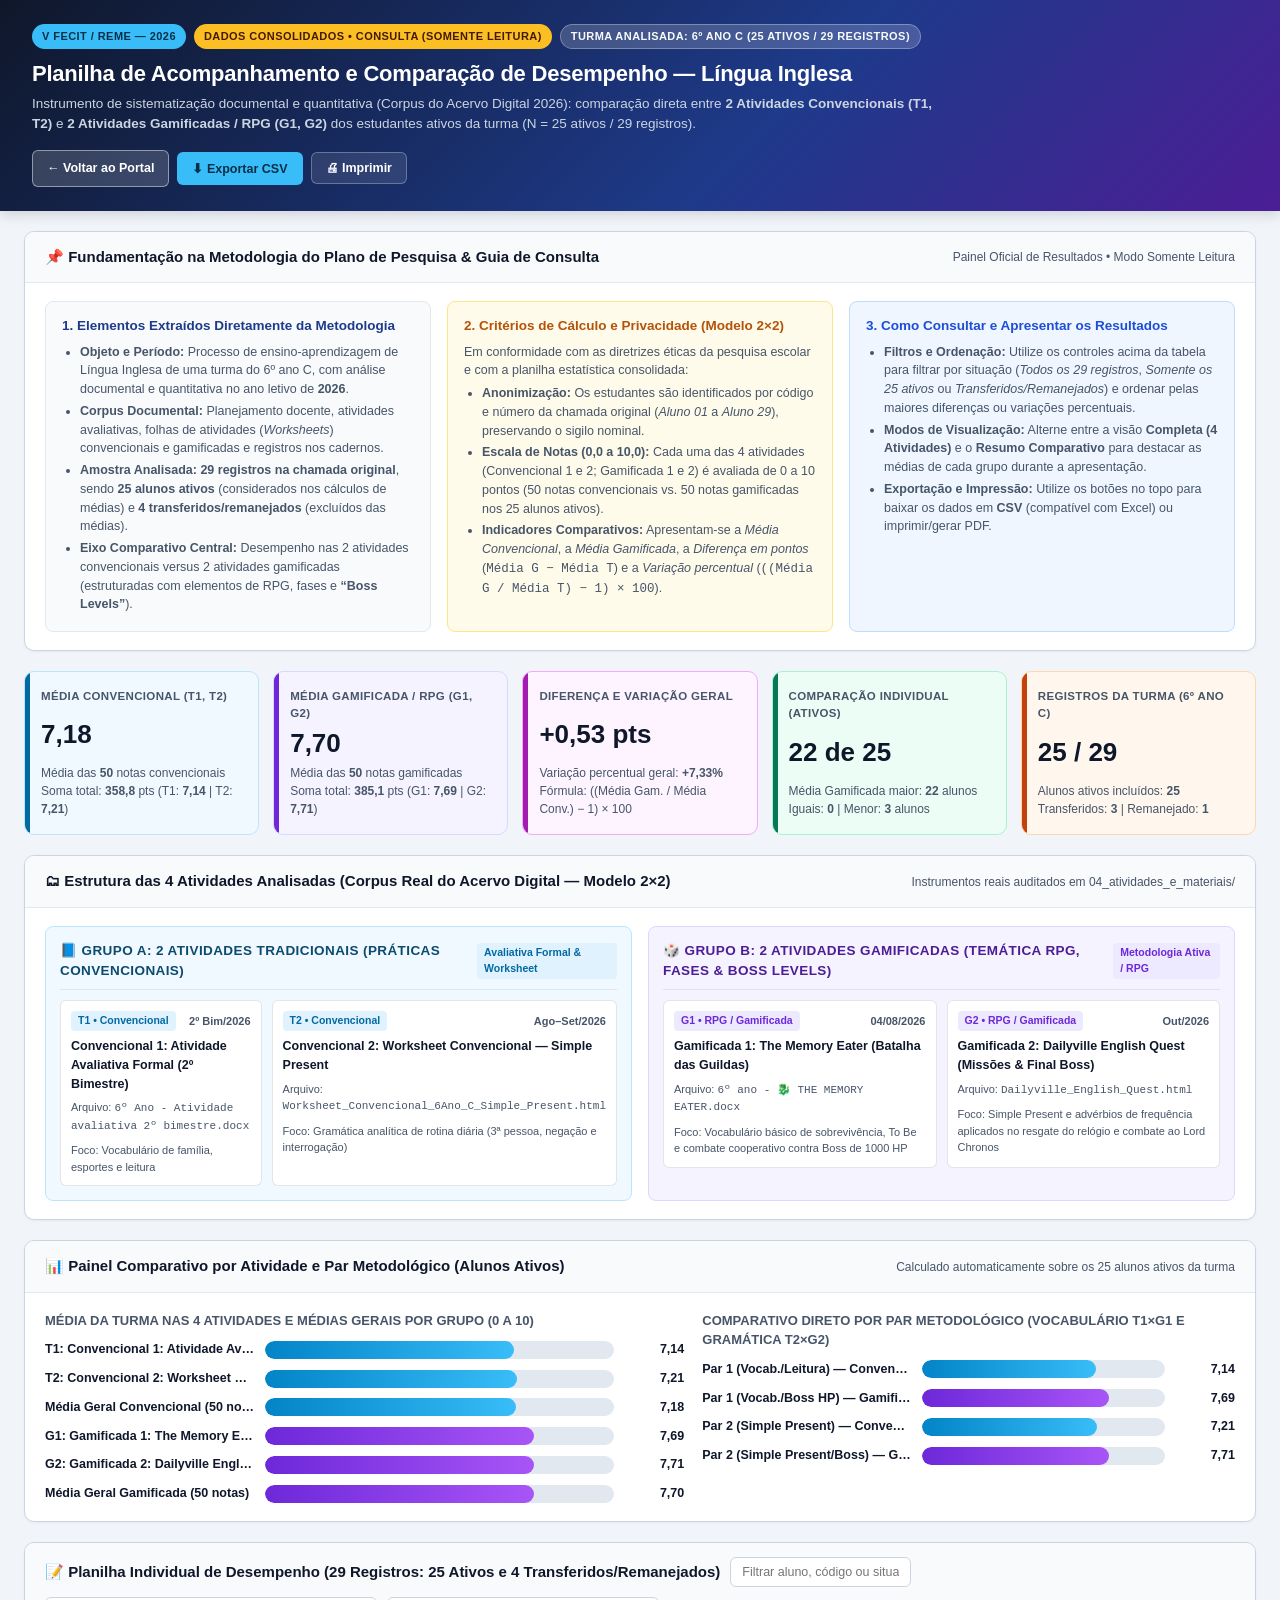
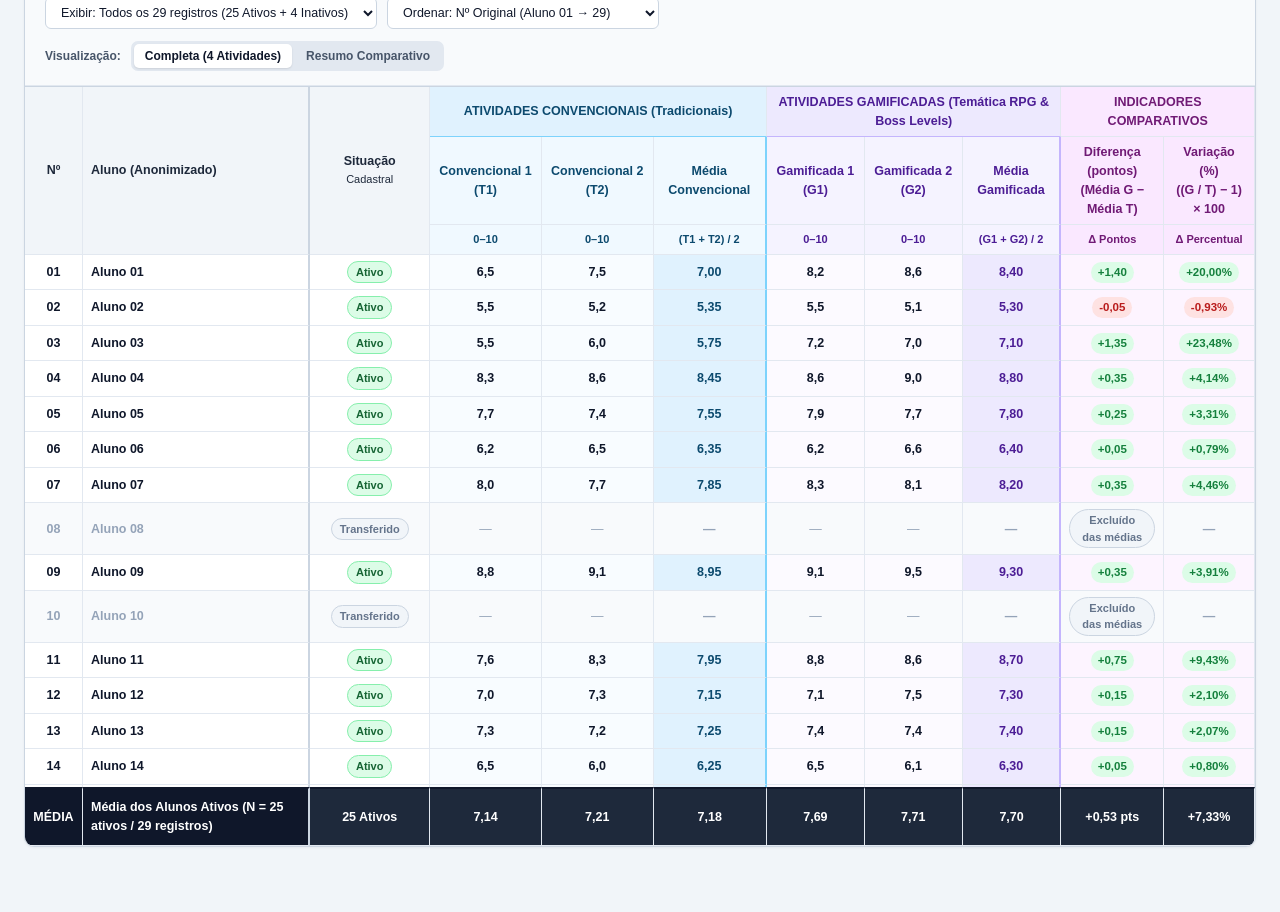
<file: modelo_acompanhamento_desempenho_fecit.html>
﻿<!DOCTYPE html>
<html lang="pt-BR">
<head>
  <meta charset="UTF-8">
  <meta name="viewport" content="width=device-width, initial-scale=1.0">
  <title>Modelo de Planilha de Acompanhamento de Desempenho — V FECIT/Reme (6º Ano - Língua Inglesa)</title>
  <style>
    :root {
      --bg-page: #f1f5f9;
      --bg-card: #ffffff;
      --text-main: #0f172a;
      --text-muted: #475569;
      --border: #cbd5e1;
      --border-light: #e2e8f0;
      --primary: #1e3a8a;
      --primary-light: #eff6ff;
      
      /* Cores Gamificadas (RPG / Fases / Boss Levels) */
      --gam-primary: #6d28d9;
      --gam-secondary: #8b5cf6;
      --gam-bg: #f5f3ff;
      --gam-border: #ddd6fe;
      --gam-text: #4c1d95;

      /* Cores Tradicionais (Práticas Convencionais / Worksheets) */
      --trad-primary: #0369a1;
      --trad-secondary: #0ea5e9;
      --trad-bg: #f0f9ff;
      --trad-border: #bae6fd;
      --trad-text: #0c4a6e;

      /* Cores Pré/Pós-Teste e Indicadores */
      --eval-primary: #047857;
      --eval-bg: #ecfdf5;
      --eval-border: #a7f3d0;
      --eval-text: #064e3b;

      --pos-gain: #15803d;
      --neg-gain: #b91c1c;
      --warn-amber: #b45309;
      --warn-bg: #fffbeb;
      --warn-border: #fde68a;
    }

    * {
      box-sizing: border-box;
      margin: 0;
      padding: 0;
    }

    body {
      font-family: -apple-system, BlinkMacSystemFont, "Segoe UI", Roboto, "Helvetica Neue", Arial, sans-serif;
      background-color: var(--bg-page);
      color: var(--text-main);
      line-height: 1.5;
      font-size: 14px;
      padding-bottom: 48px;
    }

    /* Cabeçalho Principal */
    .app-header {
      background: linear-gradient(135deg, #0f172a 0%, #1e3a8a 60%, #4c1d95 100%);
      color: #ffffff;
      padding: 24px 32px;
      box-shadow: 0 4px 12px rgba(15, 23, 42, 0.15);
    }

    .header-top {
      display: flex;
      flex-wrap: wrap;
      justify-content: space-between;
      align-items: flex-start;
      gap: 16px;
      max-width: 1600px;
      margin: 0 auto;
    }

    .badge-row {
      display: flex;
      flex-wrap: wrap;
      gap: 8px;
      margin-bottom: 8px;
    }

    .badge {
      display: inline-flex;
      align-items: center;
      padding: 3px 10px;
      border-radius: 999px;
      font-size: 11px;
      font-weight: 700;
      letter-spacing: 0.04em;
      text-transform: uppercase;
    }

    .badge-fecit { background: #38bdf8; color: #082f49; }
    .badge-model { background: #fbbf24; color: #451a03; }
    .badge-method { background: rgba(255, 255, 255, 0.18); color: #f8fafc; border: 1px solid rgba(255,255,255,0.3); }

    .app-title {
      font-size: 22px;
      font-weight: 800;
      margin-bottom: 4px;
      letter-spacing: -0.01em;
    }

    .app-subtitle {
      font-size: 13.5px;
      color: #cbd5e1;
      max-width: 920px;
    }

    .toolbar-actions {
      display: flex;
      flex-wrap: wrap;
      gap: 8px;
      align-items: center;
    }

    .btn {
      display: inline-flex;
      align-items: center;
      gap: 6px;
      padding: 8px 14px;
      border-radius: 6px;
      font-size: 12.5px;
      font-weight: 600;
      cursor: pointer;
      border: 1px solid transparent;
      transition: all 0.15s ease;
      text-decoration: none;
    }

    .btn-primary {
      background: #38bdf8;
      color: #082f49;
    }
    .btn-primary:hover { background: #7dd3fc; }

    .btn-outline-light {
      background: rgba(255, 255, 255, 0.1);
      color: #ffffff;
      border-color: rgba(255, 255, 255, 0.28);
    }
    .btn-outline-light:hover { background: rgba(255, 255, 255, 0.2); }

    .btn-danger-light {
      background: rgba(239, 68, 68, 0.2);
      color: #fecaca;
      border-color: rgba(248, 113, 113, 0.4);
    }
    .btn-danger-light:hover { background: rgba(239, 68, 68, 0.35); }

    .btn-back-portal {
      background: rgba(255, 255, 255, 0.16);
      color: #ffffff;
      border-color: rgba(255, 255, 255, 0.45);
      font-weight: 700;
    }
    .btn-back-portal:hover {
      background: rgba(255, 255, 255, 0.28);
      border-color: rgba(255, 255, 255, 0.7);
    }

    .container {
      max-width: 1600px;
      margin: 20px auto 0;
      padding: 0 24px;
      display: flex;
      flex-direction: column;
      gap: 20px;
    }

    /* Cartões e Painéis */
    .card {
      background: var(--bg-card);
      border: 1px solid var(--border);
      border-radius: 10px;
      box-shadow: 0 1px 3px rgba(15, 23, 42, 0.05);
      overflow: hidden;
    }

    .card-header {
      padding: 14px 20px;
      border-bottom: 1px solid var(--border-light);
      display: flex;
      flex-wrap: wrap;
      justify-content: space-between;
      align-items: center;
      gap: 12px;
      background: #f8fafc;
    }

    .card-title {
      font-size: 15px;
      font-weight: 700;
      color: var(--text-main);
      display: flex;
      align-items: center;
      gap: 8px;
    }

    .card-body {
      padding: 18px 20px;
    }

    /* Painel Metodológico e Aviso de Modelo Editável */
    .info-grid {
      display: grid;
      grid-template-columns: repeat(auto-fit, minmax(340px, 1fr));
      gap: 16px;
    }

    .method-box {
      padding: 14px 16px;
      border-radius: 8px;
      border: 1px solid var(--border-light);
      background: #f8fafc;
    }

    .method-box.model-note {
      background: var(--warn-bg);
      border-color: var(--warn-border);
    }

    .method-box.guide-note {
      background: var(--primary-light);
      border-color: #bfdbfe;
    }

    .method-box h3 {
      font-size: 13.5px;
      font-weight: 700;
      margin-bottom: 6px;
      display: flex;
      align-items: center;
      gap: 6px;
    }

    .method-box p, .method-box ul {
      font-size: 12.5px;
      color: var(--text-muted);
    }

    .method-box ul {
      padding-left: 18px;
      margin-top: 4px;
    }

    .method-box li {
      margin-bottom: 3px;
    }

    /* KPIs Comparativos */
    .kpi-grid {
      display: grid;
      grid-template-columns: repeat(auto-fit, minmax(220px, 1fr));
      gap: 14px;
    }

    .kpi-card {
      padding: 16px;
      border-radius: 10px;
      border: 1px solid var(--border);
      background: var(--bg-card);
      display: flex;
      flex-direction: column;
      justify-content: space-between;
      position: relative;
      overflow: hidden;
    }

    .kpi-card::before {
      content: "";
      position: absolute;
      top: 0;
      left: 0;
      width: 5px;
      height: 100%;
    }

    .kpi-card.kpi-trad { background: var(--trad-bg); border-color: var(--trad-border); }
    .kpi-card.kpi-trad::before { background: var(--trad-primary); }

    .kpi-card.kpi-gam { background: var(--gam-bg); border-color: var(--gam-border); }
    .kpi-card.kpi-gam::before { background: var(--gam-primary); }

    .kpi-card.kpi-diff { background: #fdf4ff; border-color: #f0abfc; }
    .kpi-card.kpi-diff::before { background: #a21caf; }

    .kpi-card.kpi-test { background: var(--eval-bg); border-color: var(--eval-border); }
    .kpi-card.kpi-test::before { background: var(--eval-primary); }

    .kpi-card.kpi-eng { background: #fff7ed; border-color: #fed7aa; }
    .kpi-card.kpi-eng::before { background: #c2410c; }

    .kpi-label {
      font-size: 11.5px;
      font-weight: 700;
      text-transform: uppercase;
      letter-spacing: 0.03em;
      color: var(--text-muted);
      margin-bottom: 6px;
    }

    .kpi-value {
      font-size: 26px;
      font-weight: 800;
      color: var(--text-main);
      line-height: 1.15;
    }

    .kpi-sub {
      font-size: 12px;
      color: var(--text-muted);
      margin-top: 6px;
    }

    /* Configuração das 6 Atividades */
    .activities-grid {
      display: grid;
      grid-template-columns: 1fr 1fr;
      gap: 16px;
    }

    @media (max-width: 980px) {
      .activities-grid { grid-template-columns: 1fr; }
    }

    .act-group {
      border-radius: 8px;
      padding: 14px;
      border: 1px solid;
    }

    .act-group.trad {
      background: var(--trad-bg);
      border-color: var(--trad-border);
    }

    .act-group.gam {
      background: var(--gam-bg);
      border-color: var(--gam-border);
    }

    .act-group-header {
      display: flex;
      justify-content: space-between;
      align-items: center;
      margin-bottom: 10px;
      padding-bottom: 8px;
      border-bottom: 1px solid rgba(0,0,0,0.08);
    }

    .act-group-title {
      font-size: 13.5px;
      font-weight: 800;
      text-transform: uppercase;
      letter-spacing: 0.03em;
    }

    .act-group.trad .act-group-title { color: var(--trad-text); }
    .act-group.gam .act-group-title { color: var(--gam-text); }

    .act-cards-row {
      display: grid;
      grid-template-columns: repeat(2, 1fr);
      gap: 10px;
    }

    @media (max-width: 640px) {
      .act-cards-row { grid-template-columns: 1fr; }
    }

    .act-item-card {
      background: #ffffff;
      border: 1px solid rgba(0,0,0,0.1);
      border-radius: 6px;
      padding: 10px;
      display: flex;
      flex-direction: column;
      gap: 6px;
    }

    .act-code-row {
      display: flex;
      justify-content: space-between;
      align-items: center;
      font-size: 11px;
      font-weight: 700;
    }

    .act-tag {
      padding: 2px 7px;
      border-radius: 4px;
      font-size: 10.5px;
      font-weight: 700;
    }

    .act-tag.trad { background: #e0f2fe; color: #0369a1; }
    .act-tag.gam { background: #ede9fe; color: #6d28d9; }

    .act-input {
      width: 100%;
      border: 1px solid var(--border);
      border-radius: 4px;
      padding: 4px 7px;
      font-size: 12px;
      font-weight: 600;
      color: var(--text-main);
    }

    .act-input:focus {
      outline: 2px solid var(--primary);
      border-color: transparent;
    }

    .act-meta {
      font-size: 11px;
      color: var(--text-muted);
      display: flex;
      justify-content: space-between;
      align-items: center;
      margin-top: 2px;
    }

    /* Gráficos Comparativos Visuais (CSS Puro) */
    .charts-grid {
      display: grid;
      grid-template-columns: 1.2fr 1fr;
      gap: 18px;
    }

    @media (max-width: 1024px) {
      .charts-grid { grid-template-columns: 1fr; }
    }

    .bar-chart-list {
      display: flex;
      flex-direction: column;
      gap: 10px;
    }

    .bar-row {
      display: grid;
      grid-template-columns: 210px 1fr 60px;
      align-items: center;
      gap: 10px;
      font-size: 12.5px;
    }

    @media (max-width: 600px) {
      .bar-row { grid-template-columns: 130px 1fr 50px; }
    }

    .bar-label {
      font-weight: 600;
      white-space: nowrap;
      overflow: hidden;
      text-overflow: ellipsis;
    }

    .bar-track {
      height: 18px;
      background: #e2e8f0;
      border-radius: 999px;
      overflow: hidden;
      position: relative;
    }

    .bar-fill {
      height: 100%;
      border-radius: 999px;
      transition: width 0.3s ease;
    }

    .bar-fill.trad { background: linear-gradient(90deg, #0284c7, #38bdf8); }
    .bar-fill.gam { background: linear-gradient(90deg, #6d28d9, #a855f7); }
    .bar-fill.eval { background: linear-gradient(90deg, #059669, #34d399); }

    .bar-val {
      font-weight: 700;
      text-align: right;
      font-variant-numeric: tabular-nums;
    }

    /* Filtros e Controles da Planilha */
    .sheet-controls {
      display: flex;
      flex-wrap: wrap;
      justify-content: space-between;
      align-items: center;
      gap: 12px;
    }

    .control-group {
      display: flex;
      flex-wrap: wrap;
      align-items: center;
      gap: 10px;
    }

    .input-search, .select-control {
      padding: 7px 11px;
      border: 1px solid var(--border);
      border-radius: 6px;
      font-size: 12.5px;
      background: #ffffff;
      color: var(--text-main);
    }

    .view-tabs {
      display: inline-flex;
      background: #e2e8f0;
      padding: 3px;
      border-radius: 7px;
      gap: 3px;
    }

    .view-tab {
      border: none;
      background: transparent;
      padding: 5px 11px;
      border-radius: 5px;
      font-size: 12px;
      font-weight: 600;
      color: var(--text-muted);
      cursor: pointer;
    }

    .view-tab.active {
      background: #ffffff;
      color: var(--text-main);
      box-shadow: 0 1px 2px rgba(0,0,0,0.1);
    }

    /* Tabela Principal Editável */
    .table-wrapper {
      overflow-x: auto;
      max-height: 760px;
      overflow-y: auto;
      border-top: 1px solid var(--border);
    }

    table.sheet-table {
      width: 100%;
      border-collapse: separate;
      border-spacing: 0;
      font-size: 12.5px;
      font-variant-numeric: tabular-nums;
    }

    table.sheet-table th,
    table.sheet-table td {
      border-right: 1px solid var(--border-light);
      border-bottom: 1px solid var(--border-light);
      padding: 6px 8px;
      text-align: center;
      vertical-align: middle;
    }

    table.sheet-table thead th {
      position: sticky;
      top: 0;
      z-index: 10;
      font-weight: 700;
      background: #f8fafc;
    }

    table.sheet-table thead tr:nth-child(2) th {
      top: 35px;
      z-index: 10;
    }

    table.sheet-table thead tr:nth-child(3) th {
      top: 71px;
      z-index: 10;
      font-size: 11px;
    }

    /* Colunas Fixas à Esquerda */
    .sticky-col-1 {
      position: sticky;
      left: 0;
      z-index: 12;
      background: #ffffff;
      min-width: 58px;
      max-width: 58px;
      font-weight: 700;
    }

    .sticky-col-2 {
      position: sticky;
      left: 58px;
      z-index: 12;
      background: #ffffff;
      min-width: 170px;
      text-align: left !important;
      border-right: 2px solid var(--border) !important;
    }

    thead th.sticky-col-1,
    thead th.sticky-col-2 {
      z-index: 20 !important;
      background: #f1f5f9 !important;
    }

    /* Cabeçalhos por Categoria */
    .th-student { background: #f1f5f9 !important; color: #1e293b; }
    .th-trad { background: #e0f2fe !important; color: var(--trad-text); border-bottom-color: #7dd3fc !important; }
    .th-TradSub { background: #f0f9ff !important; color: var(--trad-text); }
    .th-gam { background: #ede9fe !important; color: var(--gam-text); border-bottom-color: #c4b5fd !important; }
    .th-GamSub { background: #f5f3ff !important; color: var(--gam-text); }
    .th-eval { background: #d1fae5 !important; color: var(--eval-text); border-bottom-color: #6ee7b7 !important; }
    .th-EvalSub { background: #ecfdf5 !important; color: var(--eval-text); }
    .th-comp { background: #fae8ff !important; color: #701a75; }

    /* Células de Dados por Categoria */
    .td-trad { background: #f8fcff; }
    .td-trad-sum { background: #e0f2fe; font-weight: 700; color: var(--trad-text); border-right: 2px solid #7dd3fc !important; }
    .td-gam { background: #fcfaff; }
    .td-gam-sum { background: #ede9fe; font-weight: 700; color: var(--gam-text); border-right: 2px solid #c4b5fd !important; }
    .td-eval { background: #f4fdf9; }
    .td-comp { background: #fdf4ff; font-weight: 700; }

    tbody tr:hover td {
      filter: brightness(0.965);
    }

    /* Inputs dentro da Planilha */
    .cell-input-text {
      width: 100%;
      border: 1px solid transparent;
      background: transparent;
      padding: 4px 6px;
      border-radius: 4px;
      font-size: 12.5px;
      font-weight: 600;
      color: var(--text-main);
    }

    .cell-input-text:hover {
      border-color: var(--border);
      background: #ffffff;
    }

    .cell-input-text:focus {
      outline: 2px solid var(--primary);
      background: #ffffff;
    }

    .cell-input-num {
      width: 58px;
      border: 1px solid var(--border);
      border-radius: 4px;
      padding: 4px 4px;
      text-align: center;
      font-size: 12.5px;
      font-weight: 600;
      background: #ffffff;
      color: var(--text-main);
      font-variant-numeric: tabular-nums;
    }

    .cell-input-num.trad-num:focus { outline: 2px solid var(--trad-primary); border-color: transparent; }
    .cell-input-num.gam-num:focus { outline: 2px solid var(--gam-primary); border-color: transparent; }
    .cell-input-num.eval-num:focus { outline: 2px solid var(--eval-primary); border-color: transparent; }

    .cell-select {
      border: 1px solid var(--border);
      border-radius: 4px;
      padding: 3px 4px;
      font-size: 11.5px;
      font-weight: 600;
      background: #ffffff;
      color: var(--text-main);
      cursor: pointer;
    }

    .cell-select.eng-high { background: #dcfce7; color: #166534; border-color: #86efac; }
    .cell-select.eng-med { background: #fef9c3; color: #854d0e; border-color: #fde047; }
    .cell-select.eng-low { background: #fee2e2; color: #991b1b; border-color: #fca5a5; }

    .pill-diff {
      display: inline-block;
      padding: 2px 7px;
      border-radius: 999px;
      font-size: 11.5px;
      font-weight: 700;
    }

    .pill-pos { background: #dcfce7; color: #15803d; }
    .pill-neg { background: #fee2e2; color: #b91c1c; }
    .pill-neu { background: #f1f5f9; color: #475569; }

    .status-badge {
      display: inline-block;
      padding: 2px 8px;
      border-radius: 999px;
      font-size: 11px;
      font-weight: 700;
    }
    .status-ativo { background: #dcfce7; color: #166534; border: 1px solid #86efac; }
    .status-inativo { background: #f1f5f9; color: #64748b; border: 1px solid #cbd5e1; }
    tr.row-inactive td {
      background: #f8fafc !important;
      color: #94a3b8 !important;
    }
    tr.row-inactive input {
      color: #64748b !important;
    }

    tfoot td {
      position: sticky;
      bottom: 0;
      z-index: 15;
      background: #1e293b !important;
      color: #ffffff !important;
      font-weight: 700;
      padding: 9px 8px !important;
      border-top: 2px solid #0f172a !important;
    }

    tfoot td.sticky-col-1,
    tfoot td.sticky-col-2 {
      z-index: 22 !important;
      background: #0f172a !important;
    }

    /* Modal de Importação / Substituição em Lote */
    .modal-backdrop {
      display: none;
      position: fixed;
      inset: 0;
      background: rgba(15, 23, 42, 0.6);
      z-index: 100;
      align-items: center;
      justify-content: center;
      padding: 20px;
    }

    .modal-backdrop.open {
      display: flex;
    }

    .modal-card {
      background: #ffffff;
      border-radius: 10px;
      max-width: 720px;
      width: 100%;
      box-shadow: 0 20px 25px -5px rgba(0, 0, 0, 0.25);
      overflow: hidden;
    }

    .modal-header {
      padding: 16px 20px;
      background: #f8fafc;
      border-bottom: 1px solid var(--border);
      display: flex;
      justify-content: space-between;
      align-items: center;
    }

    .modal-body {
      padding: 20px;
      display: flex;
      flex-direction: column;
      gap: 12px;
    }

    .modal-textarea {
      width: 100%;
      height: 220px;
      font-family: monospace;
      font-size: 12px;
      padding: 10px;
      border: 1px solid var(--border);
      border-radius: 6px;
      resize: vertical;
    }

    .modal-footer {
      padding: 14px 20px;
      background: #f8fafc;
      border-top: 1px solid var(--border);
      display: flex;
      justify-content: flex-end;
      gap: 10px;
    }

    .status-toast {
      position: fixed;
      bottom: 20px;
      right: 24px;
      background: #0f172a;
      color: #ffffff;
      padding: 10px 16px;
      border-radius: 8px;
      font-size: 12.5px;
      font-weight: 600;
      box-shadow: 0 8px 16px rgba(0,0,0,0.2);
      opacity: 0;
      pointer-events: none;
      transition: opacity 0.25s ease;
      z-index: 90;
    }

    .status-toast.show {
      opacity: 1;
    }

    @media print {
      .app-header { background: #1e3a8a !important; color: #fff !important; padding: 12px; }
      .toolbar-actions, .sheet-controls { display: none !important; }
      .table-wrapper { max-height: none; overflow: visible; }
      body { background: #fff; }
    }
  </style>
</head>
<body>

  <!-- CABEÇALHO -->
  <header class="app-header">
    <div class="header-top">
      <div>
        <div class="badge-row">
          <span class="badge badge-fecit">V FECIT / Reme — 2026</span>
          <span class="badge badge-model">Dados Consolidados • Consulta (Somente Leitura)</span>
          <span class="badge badge-method">Turma Analisada: 6º Ano C (25 Ativos / 29 Registros)</span>
        </div>
        <h1 class="app-title">Planilha de Acompanhamento e Comparação de Desempenho — Língua Inglesa</h1>
        <p class="app-subtitle">
          Instrumento de sistematização documental e quantitativa (Corpus do Acervo Digital 2026): comparação direta entre <strong>2 Atividades Convencionais (T1, T2)</strong> e <strong>2 Atividades Gamificadas / RPG (G1, G2)</strong> dos estudantes ativos da turma (N = 25 ativos / 29 registros).
        </p>
      </div>
      <div class="toolbar-actions">
        <a href="index.html" class="btn btn-back-portal" title="Retornar à tela inicial do Portal do Diário de Bordo">
          ← Voltar ao Portal
        </a>
        <button class="btn btn-primary" onclick="exportCSV()" title="Baixar dados da planilha em formato CSV compatível com Excel/ Planilhas">
          ⬇ Exportar CSV
        </button>
        <button class="btn btn-outline-light" onclick="window.print()" title="Imprimir ou salvar como PDF">
          🖨 Imprimir
        </button>
      </div>
    </div>
  </header>

  <main class="container">

    <!-- SEÇÃO 1: CONFORMIDADE METODOLÓGICA E GUIA DE CONSULTA -->
    <section class="card">
      <div class="card-header">
        <div class="card-title">
          <span>📌 Fundamentação na Metodologia do Plano de Pesquisa &amp; Guia de Consulta</span>
        </div>
        <span style="font-size: 12px; color: var(--text-muted);">Painel Oficial de Resultados • Modo Somente Leitura</span>
      </div>
      <div class="card-body">
        <div class="info-grid">
          <div class="method-box">
            <h3 style="color: var(--primary);">1. Elementos Extraídos Diretamente da Metodologia</h3>
            <ul>
              <li><strong>Objeto e Período:</strong> Processo de ensino-aprendizagem de Língua Inglesa de uma turma do 6º ano C, com análise documental e quantitativa no ano letivo de <strong>2026</strong>.</li>
              <li><strong>Corpus Documental:</strong> Planejamento docente, atividades avaliativas, folhas de atividades (<em>Worksheets</em>) convencionais e gamificadas e registros nos cadernos.</li>
              <li><strong>Amostra Analisada:</strong> <strong>29 registros na chamada original</strong>, sendo <strong>25 alunos ativos</strong> (considerados nos cálculos de médias) e <strong>4 transferidos/remanejados</strong> (excluídos das médias).</li>
              <li><strong>Eixo Comparativo Central:</strong> Desempenho nas 2 atividades convencionais versus 2 atividades gamificadas (estruturadas com elementos de RPG, fases e <strong>“Boss Levels”</strong>).</li>
            </ul>
          </div>

          <div class="method-box model-note">
            <h3 style="color: var(--warn-amber);">2. Critérios de Cálculo e Privacidade (Modelo 2×2)</h3>
            <p style="margin-bottom: 4px;">Em conformidade com as diretrizes éticas da pesquisa escolar e com a planilha estatística consolidada:</p>
            <ul>
              <li><strong>Anonimização:</strong> Os estudantes são identificados por código e número da chamada original (<em>Aluno 01</em> a <em>Aluno 29</em>), preservando o sigilo nominal.</li>
              <li><strong>Escala de Notas (0,0 a 10,0):</strong> Cada uma das 4 atividades (Convencional 1 e 2; Gamificada 1 e 2) é avaliada de 0 a 10 pontos (50 notas convencionais vs. 50 notas gamificadas nos 25 alunos ativos).</li>
              <li><strong>Indicadores Comparativos:</strong> Apresentam-se a <em>Média Convencional</em>, a <em>Média Gamificada</em>, a <em>Diferença em pontos</em> (<code>Média G − Média T</code>) e a <em>Variação percentual</em> (<code>((Média G / Média T) − 1) × 100</code>).</li>
            </ul>
          </div>

          <div class="method-box guide-note">
            <h3 style="color: #1d4ed8;">3. Como Consultar e Apresentar os Resultados</h3>
            <ul>
              <li><strong>Filtros e Ordenação:</strong> Utilize os controles acima da tabela para filtrar por situação (<em>Todos os 29 registros</em>, <em>Somente os 25 ativos</em> ou <em>Transferidos/Remanejados</em>) e ordenar pelas maiores diferenças ou variações percentuais.</li>
              <li><strong>Modos de Visualização:</strong> Alterne entre a visão <strong>Completa (4 Atividades)</strong> e o <strong>Resumo Comparativo</strong> para destacar as médias de cada grupo durante a apresentação.</li>
              <li><strong>Exportação e Impressão:</strong> Utilize os botões no topo para baixar os dados em <strong>CSV</strong> (compatível com Excel) ou imprimir/gerar PDF.</li>
            </ul>
          </div>
        </div>
      </div>
    </section>

    <!-- SEÇÃO 2: INDICADORES GERAIS E COMPARATIVOS DA TURMA (N = 25 ATIVOS / 29 REGISTROS) -->
    <section class="kpi-grid">
      <div class="kpi-card kpi-trad">
        <span class="kpi-label">Média Convencional (T1, T2)</span>
        <div class="kpi-value" id="kpi-trad-avg">0,00</div>
        <div class="kpi-sub">
          Média das <strong id="kpi-trad-count">50</strong> notas convencionais<br>
          Soma total: <strong id="kpi-trad-sum">0,0</strong> pts (T1: <strong id="kpi-t1-avg">0,00</strong> | T2: <strong id="kpi-t2-avg">0,00</strong>)
        </div>
      </div>

      <div class="kpi-card kpi-gam">
        <span class="kpi-label">Média Gamificada / RPG (G1, G2)</span>
        <div class="kpi-value" id="kpi-gam-avg">0,00</div>
        <div class="kpi-sub">
          Média das <strong id="kpi-gam-count">50</strong> notas gamificadas<br>
          Soma total: <strong id="kpi-gam-sum">0,0</strong> pts (G1: <strong id="kpi-g1-avg">0,00</strong> | G2: <strong id="kpi-g2-avg">0,00</strong>)
        </div>
      </div>

      <div class="kpi-card kpi-diff">
        <span class="kpi-label">Diferença e Variação Geral</span>
        <div class="kpi-value" id="kpi-diff-avg">+0,00</div>
        <div class="kpi-sub">
          Variação percentual geral: <strong id="kpi-diff-pct">+0,00%</strong><br>
          Fórmula: ((Média Gam. / Média Conv.) − 1) × 100
        </div>
      </div>

      <div class="kpi-card kpi-test">
        <span class="kpi-label">Comparação Individual (Ativos)</span>
        <div class="kpi-value" id="kpi-gam-higher-count">0 de 25</div>
        <div class="kpi-sub">
          Média Gamificada maior: <strong id="kpi-higher-detail">0</strong> alunos<br>
          Iguais: <strong id="kpi-equal-detail">0</strong> | Menor: <strong id="kpi-lower-detail">0</strong> alunos
        </div>
      </div>

      <div class="kpi-card kpi-eng">
        <span class="kpi-label">Registros da Turma (6º Ano C)</span>
        <div class="kpi-value" id="kpi-active-ratio">25 / 29</div>
        <div class="kpi-sub">
          Alunos ativos incluídos: <strong id="kpi-active-count">25</strong><br>
          Transferidos: <strong id="kpi-transf-count">3</strong> | Remanejado: <strong id="kpi-reman-count">1</strong>
        </div>
      </div>
    </section>

    <!-- SEÇÃO 3: ESTRUTURA DAS 4 ATIVIDADES (2 TRADICIONAIS vs. 2 GAMIFICADAS) -->
    <section class="card">
      <div class="card-header">
        <div class="card-title">
          <span>🗂 Estrutura das 4 Atividades Analisadas (Corpus Real do Acervo Digital — Modelo 2×2)</span>
        </div>
        <span style="font-size: 12px; color: var(--text-muted);">Instrumentos reais auditados em 04_atividades_e_materiais/</span>
      </div>
      <div class="card-body">
        <div class="activities-grid">
          <!-- Bloco Tradicional -->
          <div class="act-group trad">
            <div class="act-group-header">
              <span class="act-group-title">📘 Grupo A: 2 Atividades Tradicionais (Práticas Convencionais)</span>
              <span class="act-tag trad">Avaliativa Formal &amp; Worksheet</span>
            </div>
            <div class="act-cards-row" id="trad-act-config"></div>
          </div>

          <!-- Bloco Gamificado -->
          <div class="act-group gam">
            <div class="act-group-header">
              <span class="act-group-title">🎲 Grupo B: 2 Atividades Gamificadas (Temática RPG, Fases &amp; Boss Levels)</span>
              <span class="act-tag gam">Metodologia Ativa / RPG</span>
            </div>
            <div class="act-cards-row" id="gam-act-config"></div>
          </div>
        </div>
      </div>
    </section>

    <!-- SEÇÃO 4: SÍNTESE VISUAL COMPARATIVA POR ATIVIDADE E DOMÍNIO -->
    <section class="card">
      <div class="card-header">
        <div class="card-title">
          <span>📊 Painel Comparativo por Atividade e Par Metodológico (Alunos Ativos)</span>
        </div>
        <span style="font-size: 12px; color: var(--text-muted);">Calculado automaticamente sobre os 25 alunos ativos da turma</span>
      </div>
      <div class="card-body">
        <div class="charts-grid">
          <div>
            <h4 style="font-size: 13px; margin-bottom: 10px; color: var(--text-muted); text-transform: uppercase;">Média da Turma nas 4 Atividades e Médias Gerais por Grupo (0 a 10)</h4>
            <div class="bar-chart-list" id="activity-bars-container"></div>
          </div>
          <div>
            <h4 style="font-size: 13px; margin-bottom: 10px; color: var(--text-muted); text-transform: uppercase;">Comparativo Direto por Par Metodológico (Vocabulário T1×G1 e Gramática T2×G2)</h4>
            <div class="bar-chart-list" id="criteria-bars-container"></div>
          </div>
        </div>
      </div>
    </section>

    <!-- SEÇÃO 5: PLANILHA EDITÁVEL DOS 29 ALUNOS -->
    <section class="card">
      <div class="card-header">
        <div class="sheet-controls" style="width: 100%;">
          <div class="control-group">
            <span class="card-title">📝 Planilha Individual de Desempenho (29 Registros: 25 Ativos e 4 Transferidos/Remanejados)</span>
            <input type="text" id="search-student" class="input-search" placeholder="Filtrar aluno, código ou situação..." oninput="renderTable()">
            <select id="filter-status" class="select-control" onchange="renderTable()">
              <option value="all">Exibir: Todos os 29 registros (25 Ativos + 4 Inativos)</option>
              <option value="active">Exibir: Somente os 25 alunos ativos</option>
              <option value="inactive">Exibir: Somente transferidos / remanejados (4)</option>
            </select>
            <select id="sort-select" class="select-control" onchange="renderTable()">
              <option value="id-asc">Ordenar: Nº Original (Aluno 01 → 29)</option>
              <option value="diff-desc">Ordenar: Maior Diferença Gamificada (Δ)</option>
              <option value="pct-desc">Ordenar: Maior Variação Percentual (%)</option>
              <option value="gam-desc">Ordenar: Maior Média Gamificada</option>
              <option value="trad-desc">Ordenar: Maior Média Convencional</option>
            </select>
          </div>
          <div class="control-group">
            <span style="font-size: 12px; font-weight: 600; color: var(--text-muted);">Visualização:</span>
            <div class="view-tabs">
              <button class="view-tab active" id="tab-all" onclick="setViewMode('all')">Completa (4 Atividades)</button>
              <button class="view-tab" id="tab-summary" onclick="setViewMode('summary')">Resumo Comparativo</button>
            </div>
          </div>
        </div>
      </div>

      <div class="table-wrapper">
        <table class="sheet-table" id="performance-table">
          <thead>
            <tr>
              <th rowspan="3" class="sticky-col-1 th-student">Nº</th>
              <th rowspan="3" class="sticky-col-2 th-student">Aluno (Anonimizado)</th>
              <th rowspan="3" class="th-student" style="min-width: 120px;">Situação<br><span style="font-weight:400;font-size:11px;">Cadastral</span></th>
              
              <!-- Grupo Convencional -->
              <th colspan="3" class="th-trad col-group-act">ATIVIDADES CONVENCIONAIS (Tradicionais)</th>
              
              <!-- Grupo Gamificado -->
              <th colspan="3" class="th-gam col-group-act">ATIVIDADES GAMIFICADAS (Temática RPG &amp; Boss Levels)</th>
              
              <!-- Comparativo -->
              <th colspan="2" class="th-comp">INDICADORES COMPARATIVOS</th>
            </tr>
            <tr>
              <!-- Subcabeçalhos Tradicionais -->
              <th class="th-TradSub col-act" id="th-t1">Convencional 1 (T1)</th>
              <th class="th-TradSub col-act" id="th-t2">Convencional 2 (T2)</th>
              <th class="th-TradSub" style="border-right: 2px solid #7dd3fc;">Média Convencional</th>

              <!-- Subcabeçalhos Gamificados -->
              <th class="th-GamSub col-act" id="th-g1">Gamificada 1 (G1)</th>
              <th class="th-GamSub col-act" id="th-g2">Gamificada 2 (G2)</th>
              <th class="th-GamSub" style="border-right: 2px solid #c4b5fd;">Média Gamificada</th>

              <!-- Subcabeçalhos Comparativos -->
              <th class="th-comp">Diferença (pontos)<br>(Média G − Média T)</th>
              <th class="th-comp">Variação (%)<br>((G / T) − 1) × 100</th>
            </tr>
            <tr>
              <th class="th-TradSub col-act">0–10</th>
              <th class="th-TradSub col-act">0–10</th>
              <th class="th-TradSub" style="border-right: 2px solid #7dd3fc;">(T1 + T2) / 2</th>

              <th class="th-GamSub col-act">0–10</th>
              <th class="th-GamSub col-act">0–10</th>
              <th class="th-GamSub" style="border-right: 2px solid #c4b5fd;">(G1 + G2) / 2</th>

              <th class="th-comp">Δ Pontos</th>
              <th class="th-comp">Δ Percentual</th>
            </tr>
          </thead>
          <tbody id="sheet-tbody"></tbody>
          <tfoot id="sheet-tfoot"></tfoot>
        </table>
      </div>
    </section>

  </main>

  <!-- TOAST DE FEEDBACK -->
  <div class="status-toast" id="status-toast">Arquivo CSV exportado com sucesso.</div>

  <script>
    const STORAGE_KEY = 'fecit_2026_dados_planilha_2x2_v2';

    // Configuração Padrão das 4 Atividades Reais do Acervo Digital (Modelo 2x2)
    const DEFAULT_ACTIVITIES = {
      trad: [
        {
          id: 't1',
          code: 'T1',
          title: 'Convencional 1: Atividade Avaliativa Formal (2º Bimestre)',
          docType: '6º Ano - Atividade avaliativa 2º bimestre.docx',
          focus: 'Vocabulário de família, esportes e leitura',
          month: '2º Bim/2026'
        },
        {
          id: 't2',
          code: 'T2',
          title: 'Convencional 2: Worksheet Convencional — Simple Present',
          docType: 'Worksheet_Convencional_6Ano_C_Simple_Present.html',
          focus: 'Gramática analítica de rotina diária (3ª pessoa, negação e interrogação)',
          month: 'Ago–Set/2026'
        }
      ],
      gam: [
        {
          id: 'g1',
          code: 'G1',
          title: 'Gamificada 1: The Memory Eater (Batalha das Guildas)',
          docType: '6º ano - 🐉 THE MEMORY EATER.docx',
          focus: 'Vocabulário básico de sobrevivência, To Be e combate cooperativo contra Boss de 1000 HP',
          month: '04/08/2026'
        },
        {
          id: 'g2',
          code: 'G2',
          title: 'Gamificada 2: Dailyville English Quest (Missões & Final Boss)',
          docType: 'Dailyville_English_Quest.html',
          focus: 'Simple Present e advérbios de frequência aplicados no resgate do relógio e combate ao Lord Chronos',
          month: 'Out/2026'
        }
      ]
    };

    // Dados Consolidados da Planilha (29 registros originais: 25 alunos ativos + 3 transferidos + 1 remanejado), anonimizados
    function generateDefaultStudents() {
      const records = [
        // [id (Nº original), status, t1 (Convencional 1), t2 (Convencional 2), g1 (Gamificada 1), g2 (Gamificada 2)]
        [1,  'Ativo',       6.5, 7.5, 8.2,  8.6],
        [2,  'Ativo',       5.5, 5.2, 5.5,  5.1],
        [3,  'Ativo',       5.5, 6.0, 7.2,  7.0],
        [4,  'Ativo',       8.3, 8.6, 8.6,  9.0],
        [5,  'Ativo',       7.7, 7.4, 7.9,  7.7],
        [6,  'Ativo',       6.2, 6.5, 6.2,  6.6],
        [7,  'Ativo',       8.0, 7.7, 8.3,  8.1],
        [8,  'Transferido', null, null, null, null],
        [9,  'Ativo',       8.8, 9.1, 9.1,  9.5],
        [10, 'Transferido', null, null, null, null],
        [11, 'Ativo',       7.6, 8.3, 8.8,  8.6],
        [12, 'Ativo',       7.0, 7.3, 7.1,  7.5],
        [13, 'Ativo',       7.3, 7.2, 7.4,  7.4],
        [14, 'Ativo',       6.5, 6.0, 6.5,  6.1],
        [15, 'Ativo',       8.4, 8.7, 8.6,  9.0],
        [16, 'Ativo',       8.2, 8.0, 8.5,  8.4],
        [17, 'Ativo',       5.8, 6.1, 6.5,  6.1],
        [18, 'Transferido', null, null, null, null],
        [19, 'Ativo',       7.2, 6.8, 7.3,  7.0],
        [20, 'Ativo',       6.3, 6.6, 6.3,  6.7],
        [21, 'Ativo',       9.2, 9.0, 10.0, 10.0],
        [22, 'Ativo',       6.5, 6.2, 9.0,  8.5],
        [23, 'Ativo',       8.3, 8.1, 10.0, 10.0],
        [24, 'Remanejado',  null, null, null, null],
        [25, 'Ativo',       9.0, 9.3, 10.0, 10.0],
        [26, 'Ativo',       9.2, 8.9, 10.0, 10.0],
        [27, 'Ativo',       5.3, 5.6, 5.2,  5.6],
        [28, 'Ativo',       6.2, 5.9, 6.2,  6.0],
        [29, 'Ativo',       4.0, 4.3, 3.9,  4.3]
      ];

      return records.map(r => {
        const num = String(r[0]).padStart(2, '0');
        return {
          id: r[0],
          code: num,
          name: `Aluno ${num}`,
          status: r[1],
          t1: r[2],
          t2: r[3],
          g1: r[4],
          g2: r[5]
        };
      });
    }

    let appState = {
      activities: JSON.parse(JSON.stringify(DEFAULT_ACTIVITIES)),
      students: generateDefaultStudents(),
      viewMode: 'all'
    };

    // Carregar estado salvo no LocalStorage se existir
    function loadState() {
      try {
        const saved = localStorage.getItem(STORAGE_KEY);
        if (saved) {
          const parsed = JSON.parse(saved);
          if (parsed && Array.isArray(parsed.students) && parsed.students.length === 29) {
            appState.students = parsed.students;
          }
          if (parsed && parsed.activities && Array.isArray(parsed.activities.trad) && parsed.activities.trad.length === 2) {
            appState.activities = parsed.activities;
          }
        }
      } catch (e) {
        console.warn('Não foi possível carregar estado anterior do LocalStorage:', e);
      }
    }

    function saveState(showNotification = true) {
      try {
        localStorage.setItem(STORAGE_KEY, JSON.stringify({
          activities: appState.activities,
          students: appState.students
        }));
        if (showNotification) triggerToast('Dados atualizados e salvos automaticamente.');
      } catch (e) {
        console.warn('Erro ao salvar no LocalStorage:', e);
      }
    }

    let toastTimer = null;
    function triggerToast(msg) {
      const toast = document.getElementById('status-toast');
      if (!toast) return;
      toast.textContent = msg;
      toast.classList.add('show');
      clearTimeout(toastTimer);
      toastTimer = setTimeout(() => toast.classList.remove('show'), 2200);
    }

    // Formatação Numérica pt-BR
    function fmt(num, decimals = 2) {
      if (isNaN(num) || num === null || num === undefined) return '—';
      return Number(num).toFixed(decimals).replace('.', ',');
    }

    function fmtSigned(num, decimals = 2) {
      if (isNaN(num) || num === null || num === undefined) return '—';
      const val = Number(num);
      const sign = val > 0 ? '+' : '';
      return sign + val.toFixed(decimals).replace('.', ',');
    }

    // Cálculos Individuais por Aluno (Modelo 2x2: 2 Convencionais x 2 Gamificadas)
    function computeStudentMetrics(st) {
      const isActive = st.status === 'Ativo';
      if (!isActive) {
        return {
          isActive: false,
          t1: null, t2: null, g1: null, g2: null,
          sumT: null, avgT: null, sumG: null, avgG: null, diffGT: null, diffPct: null
        };
      }

      const t1 = clampScore(st.t1);
      const t2 = clampScore(st.t2);
      const g1 = clampScore(st.g1);
      const g2 = clampScore(st.g2);

      const sumT = t1 + t2;
      const avgT = sumT / 2;

      const sumG = g1 + g2;
      const avgG = sumG / 2;

      const diffGT = avgG - avgT;
      const diffPct = avgT > 0 ? ((avgG / avgT) - 1) * 100 : 0;

      return {
        isActive: true,
        t1, t2, g1, g2,
        sumT, avgT, sumG, avgG, diffGT, diffPct
      };
    }

    function clampScore(v) {
      if (v === null || v === undefined || v === '') return 0;
      const n = parseFloat(String(v).replace(',', '.'));
      if (isNaN(n)) return 0;
      return Math.max(0, Math.min(10, n));
    }

    // Renderizar Cartões das 4 Atividades (Somente Leitura)
    function renderActivitiesConfig() {
      const tradContainer = document.getElementById('trad-act-config');
      const gamContainer = document.getElementById('gam-act-config');

      tradContainer.innerHTML = appState.activities.trad.map((act) => `
        <div class="act-item-card">
          <div class="act-code-row">
            <span class="act-tag trad">${act.code} • Convencional</span>
            <span style="color:var(--text-muted);">${act.month}</span>
          </div>
          <div style="font-size:12.5px;font-weight:700;color:var(--text-main);">${escapeHtml(act.title)}</div>
          <div style="font-size:11px;color:var(--text-muted);">Arquivo: <code>${escapeHtml(act.docType)}</code></div>
          <div class="act-meta">
            <span>Foco: ${escapeHtml(act.focus)}</span>
          </div>
        </div>
      `).join('');

      gamContainer.innerHTML = appState.activities.gam.map((act) => `
        <div class="act-item-card">
          <div class="act-code-row">
            <span class="act-tag gam">${act.code} • RPG / Gamificada</span>
            <span style="color:var(--text-muted);">${act.month}</span>
          </div>
          <div style="font-size:12.5px;font-weight:700;color:var(--text-main);">${escapeHtml(act.title)}</div>
          <div style="font-size:11px;color:var(--text-muted);">Arquivo: <code>${escapeHtml(act.docType)}</code></div>
          <div class="act-meta">
            <span>Foco: ${escapeHtml(act.focus)}</span>
          </div>
        </div>
      `).join('');

      // Atualizar tooltips dos cabeçalhos da tabela
      appState.activities.trad.forEach((a, i) => {
        const th = document.getElementById(`th-${a.id}`);
        if (th) {
          th.textContent = `Convencional ${i + 1} (${a.code})`;
          th.title = `${a.title} (${a.docType})`;
        }
      });
      appState.activities.gam.forEach((a, i) => {
        const th = document.getElementById(`th-${a.id}`);
        if (th) {
          th.textContent = `Gamificada ${i + 1} (${a.code})`;
          th.title = `${a.title} (${a.docType})`;
        }
      });
    }

    // Renderizar Tabela Principal dos 29 Alunos (Somente Leitura)
    function renderTable() {
      const tbody = document.getElementById('sheet-tbody');
      const searchVal = (document.getElementById('search-student').value || '').trim().toLowerCase();
      const statusFilter = (document.getElementById('filter-status')?.value) || 'all';
      const sortMode = document.getElementById('sort-select').value;

      let list = appState.students.map(st => ({
        ...st,
        metrics: computeStudentMetrics(st)
      }));

      if (statusFilter === 'active') {
        list = list.filter(item => item.status === 'Ativo');
      } else if (statusFilter === 'inactive') {
        list = list.filter(item => item.status !== 'Ativo');
      }

      if (searchVal) {
        list = list.filter(item =>
          item.name.toLowerCase().includes(searchVal) ||
          item.code.toLowerCase().includes(searchVal) ||
          item.status.toLowerCase().includes(searchVal)
        );
      }

      list.sort((a, b) => {
        if (sortMode === 'id-asc') return a.id - b.id;
        if (a.metrics.isActive !== b.metrics.isActive) {
          return a.metrics.isActive ? -1 : 1;
        }
        if (!a.metrics.isActive && !b.metrics.isActive) return a.id - b.id;

        if (sortMode === 'diff-desc') return b.metrics.diffGT - a.metrics.diffGT;
        if (sortMode === 'pct-desc') return b.metrics.diffPct - a.metrics.diffPct;
        if (sortMode === 'gam-desc') return b.metrics.avgG - a.metrics.avgG;
        if (sortMode === 'trad-desc') return b.metrics.avgT - a.metrics.avgT;
        return a.id - b.id;
      });

      tbody.innerHTML = list.map(st => {
        const m = st.metrics;
        const isActive = m.isActive;
        const rowClass = isActive ? '' : 'row-inactive';

        if (!isActive) {
          return `
            <tr data-student-id="${st.id}" class="${rowClass}">
              <td class="sticky-col-1">${escapeHtml(st.code)}</td>
              <td class="sticky-col-2" style="font-weight:600;">${escapeHtml(st.name)}</td>
              <td><span class="status-badge status-inativo">${escapeHtml(st.status)}</span></td>
              <td class="td-trad col-act">—</td>
              <td class="td-trad col-act">—</td>
              <td class="td-trad-sum">—</td>
              <td class="td-gam col-act">—</td>
              <td class="td-gam col-act">—</td>
              <td class="td-gam-sum">—</td>
              <td class="td-comp"><span class="status-badge status-inativo">Excluído das médias</span></td>
              <td class="td-comp">—</td>
            </tr>
          `;
        }

        const diffClass = m.diffGT > 0.001 ? 'pill-pos' : (m.diffGT < -0.001 ? 'pill-neg' : 'pill-neu');

        return `
          <tr data-student-id="${st.id}">
            <td class="sticky-col-1">${escapeHtml(st.code)}</td>
            <td class="sticky-col-2" style="font-weight:600;">${escapeHtml(st.name)}</td>
            <td><span class="status-badge status-ativo">${escapeHtml(st.status)}</span></td>

            <!-- 2 Atividades Convencionais -->
            <td class="td-trad col-act" style="font-weight:600;">${fmt(m.t1, 1)}</td>
            <td class="td-trad col-act" style="font-weight:600;">${fmt(m.t2, 1)}</td>
            <td class="td-trad-sum" id="row-${st.id}-avgT">${fmt(m.avgT, 2)}</td>

            <!-- 2 Atividades Gamificadas -->
            <td class="td-gam col-act" style="font-weight:600;">${fmt(m.g1, 1)}</td>
            <td class="td-gam col-act" style="font-weight:600;">${fmt(m.g2, 1)}</td>
            <td class="td-gam-sum" id="row-${st.id}-avgG">${fmt(m.avgG, 2)}</td>

            <!-- Comparativos -->
            <td class="td-comp" id="row-${st.id}-diffGT">
              <span class="pill-diff ${diffClass}">${fmtSigned(m.diffGT, 2)}</span>
            </td>
            <td class="td-comp" id="row-${st.id}-diffPct">
              <span class="pill-diff ${diffClass}">${fmtSigned(m.diffPct, 2)}%</span>
            </td>
          </tr>
        `;
      }).join('');

      applyViewModeColumns();
      renderSummaryAndCharts();
    }

    // Calcular e Renderizar Rodapé da Tabela, KPIs e Gráficos Comparativos (Apenas Alunos Ativos)
    function renderSummaryAndCharts() {
      const totalRecords = appState.students.length;
      const activeStudents = appState.students.filter(s => s.status === 'Ativo');
      const transfCount = appState.students.filter(s => s.status === 'Transferido').length;
      const remanCount = appState.students.filter(s => s.status === 'Remanejado').length;
      const n = activeStudents.length || 1;

      let acc = {
        t1: 0, t2: 0, sumT: 0, avgT: 0,
        g1: 0, g2: 0, sumG: 0, avgG: 0,
        diffGT: 0,
        gamHigherCount: 0, gamEqualCount: 0, gamLowerCount: 0
      };

      activeStudents.forEach(st => {
        const m = computeStudentMetrics(st);
        acc.t1 += m.t1;
        acc.t2 += m.t2;
        acc.sumT += m.sumT;
        acc.avgT += m.avgT;

        acc.g1 += m.g1;
        acc.g2 += m.g2;
        acc.sumG += m.sumG;
        acc.avgG += m.avgG;

        acc.diffGT += m.diffGT;

        const rG = Math.round(m.avgG * 1000);
        const rT = Math.round(m.avgT * 1000);
        if (rG > rT) acc.gamHigherCount++;
        else if (rG === rT) acc.gamEqualCount++;
        else acc.gamLowerCount++;
      });

      const meanT1 = acc.t1 / n;
      const meanT2 = acc.t2 / n;
      const meanAvgT = acc.avgT / n;

      const meanG1 = acc.g1 / n;
      const meanG2 = acc.g2 / n;
      const meanAvgG = acc.avgG / n;

      const meanDiffGT = meanAvgG - meanAvgT;
      const diffPctClass = meanAvgT > 0 ? ((meanAvgG / meanAvgT) - 1) * 100 : 0;

      // Atualizar KPIs Superiores
      document.getElementById('kpi-trad-avg').textContent = fmt(meanAvgT, 2);
      document.getElementById('kpi-trad-count').textContent = String(activeStudents.length * 2);
      document.getElementById('kpi-trad-sum').textContent = fmt(acc.sumT, 1);
      document.getElementById('kpi-t1-avg').textContent = fmt(meanT1, 2);
      document.getElementById('kpi-t2-avg').textContent = fmt(meanT2, 2);

      document.getElementById('kpi-gam-avg').textContent = fmt(meanAvgG, 2);
      document.getElementById('kpi-gam-count').textContent = String(activeStudents.length * 2);
      document.getElementById('kpi-gam-sum').textContent = fmt(acc.sumG, 1);
      document.getElementById('kpi-g1-avg').textContent = fmt(meanG1, 2);
      document.getElementById('kpi-g2-avg').textContent = fmt(meanG2, 2);

      document.getElementById('kpi-diff-avg').textContent = fmtSigned(meanDiffGT, 2) + ' pts';
      document.getElementById('kpi-diff-pct').textContent = fmtSigned(diffPctClass, 2) + '%';

      document.getElementById('kpi-gam-higher-count').textContent = `${acc.gamHigherCount} de ${activeStudents.length}`;
      document.getElementById('kpi-higher-detail').textContent = String(acc.gamHigherCount);
      document.getElementById('kpi-equal-detail').textContent = String(acc.gamEqualCount);
      document.getElementById('kpi-lower-detail').textContent = String(acc.gamLowerCount);

      document.getElementById('kpi-active-ratio').textContent = `${activeStudents.length} / ${totalRecords}`;
      document.getElementById('kpi-active-count').textContent = String(activeStudents.length);
      document.getElementById('kpi-transf-count').textContent = String(transfCount);
      document.getElementById('kpi-reman-count').textContent = String(remanCount);

      // Atualizar Rodapé da Tabela (Médias da Turma Ativa)
      const tfoot = document.getElementById('sheet-tfoot');
      tfoot.innerHTML = `
        <tr>
          <td class="sticky-col-1">MÉDIA</td>
          <td class="sticky-col-2">Média dos Alunos Ativos (N = ${activeStudents.length} ativos / ${totalRecords} registros)</td>
          <td>${activeStudents.length} Ativos</td>
          <td class="col-act">${fmt(meanT1, 2)}</td>
          <td class="col-act">${fmt(meanT2, 2)}</td>
          <td>${fmt(meanAvgT, 2)}</td>

          <td class="col-act">${fmt(meanG1, 2)}</td>
          <td class="col-act">${fmt(meanG2, 2)}</td>
          <td>${fmt(meanAvgG, 2)}</td>

          <td>${fmtSigned(meanDiffGT, 2)} pts</td>
          <td>${fmtSigned(diffPctClass, 2)}%</td>
        </tr>
      `;
      applyViewModeColumns();

      // Renderizar Barras Visuais por Atividade (4 Atividades + Médias dos Grupos)
      const actBars = [
        { label: `T1: ${appState.activities.trad[0].title}`, val: meanT1, type: 'trad' },
        { label: `T2: ${appState.activities.trad[1].title}`, val: meanT2, type: 'trad' },
        { label: `Média Geral Convencional (50 notas)`, val: meanAvgT, type: 'trad' },
        { label: `G1: ${appState.activities.gam[0].title}`, val: meanG1, type: 'gam' },
        { label: `G2: ${appState.activities.gam[1].title}`, val: meanG2, type: 'gam' },
        { label: `Média Geral Gamificada (50 notas)`, val: meanAvgG, type: 'gam' }
      ];

      document.getElementById('activity-bars-container').innerHTML = actBars.map(b => `
        <div class="bar-row">
          <span class="bar-label" title="${escapeHtml(b.label)}">${escapeHtml(b.label)}</span>
          <div class="bar-track">
            <div class="bar-fill ${b.type}" style="width: ${Math.min(100, Math.max(0, b.val * 10))}%;"></div>
          </div>
          <span class="bar-val">${fmt(b.val, 2)}</span>
        </div>
      `).join('');

      // Renderizar Barras Visuais por Par Metodológico (Vocabulário T1xG1 e Gramática T2xG2)
      const criteriaBars = [
        { label: 'Par 1 (Vocab./Leitura) — Convencional 1 (T1)', val: meanT1, max: 10, type: 'trad' },
        { label: 'Par 1 (Vocab./Boss HP) — Gamificada 1 (G1)', val: meanG1, max: 10, type: 'gam' },
        { label: 'Par 2 (Simple Present) — Convencional 2 (T2)', val: meanT2, max: 10, type: 'trad' },
        { label: 'Par 2 (Simple Present/Boss) — Gamificada 2 (G2)', val: meanG2, max: 10, type: 'gam' }
      ];

      document.getElementById('criteria-bars-container').innerHTML = criteriaBars.map(c => {
        const pct = Math.min(100, Math.max(0, (c.val / c.max) * 100));
        return `
          <div class="bar-row">
            <span class="bar-label" title="${escapeHtml(c.label)}">${escapeHtml(c.label)}</span>
            <div class="bar-track">
              <div class="bar-fill ${c.type}" style="width: ${pct}%;"></div>
            </div>
            <span class="bar-val">${fmt(c.val, 2)}</span>
          </div>
        `;
      }).join('');
    }

    // Alternar Modos de Visualização de Colunas
    function setViewMode(mode) {
      appState.viewMode = mode;
      document.querySelectorAll('.view-tab').forEach(btn => btn.classList.remove('active'));
      const activeBtn = document.getElementById(`tab-${mode}`);
      if (activeBtn) activeBtn.classList.add('active');
      applyViewModeColumns();
    }

    function applyViewModeColumns() {
      const mode = appState.viewMode;
      const actCols = document.querySelectorAll('.col-act');
      const groupActHeaders = document.querySelectorAll('.col-group-act');

      if (mode === 'summary') {
        actCols.forEach(el => el.style.display = 'none');
        groupActHeaders.forEach(el => el.setAttribute('colspan', '1'));
      } else {
        actCols.forEach(el => el.style.display = '');
        groupActHeaders.forEach(el => el.setAttribute('colspan', '3'));
      }
    }

    // Limpar Apenas as Notas dos Alunos Ativos
    function clearScoresOnly() {
      appState.students.forEach(st => {
        if (st.status === 'Ativo') {
          st.t1 = 0; st.t2 = 0;
          st.g1 = 0; st.g2 = 0;
        }
      });
      saveState();
      renderTable();
      triggerToast('Todas as notas dos alunos ativos foram zeradas.');
    }

    // Restaurar Dados Originais da Planilha
    function resetFictionalData() {
      appState.activities = JSON.parse(JSON.stringify(DEFAULT_ACTIVITIES));
      appState.students = generateDefaultStudents();
      saveState();
      renderActivitiesConfig();
      renderTable();
      triggerToast('Dados originais da planilha restaurados com sucesso.');
    }

    // Exportar Planilha para CSV (Compatível com Excel em Português)
    function exportCSV() {
      const headers = [
        'N_Original', 'Aluno_Anonimizado', 'Situacao',
        'Convencional_1_T1', 'Convencional_2_T2', 'Media_Convencional',
        'Gamificada_1_G1', 'Gamificada_2_G2', 'Media_Gamificada',
        'Diferenca_Pontos', 'Variacao_Percentual'
      ];

      const rows = appState.students.map(st => {
        const m = computeStudentMetrics(st);
        if (!m.isActive) {
          return [
            st.id,
            `"${(st.name || '').replace(/"/g, '""')}"`,
            st.status,
            '', '', '', '', '', '', '', ''
          ].join(';');
        }
        return [
          st.id,
          `"${(st.name || '').replace(/"/g, '""')}"`,
          st.status,
          fmt(m.t1, 1), fmt(m.t2, 1), fmt(m.avgT, 2),
          fmt(m.g1, 1), fmt(m.g2, 1), fmt(m.avgG, 2),
          fmt(m.diffGT, 2), fmt(m.diffPct, 2)
        ].join(';');
      });

      const csvContent = '\uFEFF' + headers.join(';') + '\n' + rows.join('\n');
      const blob = new Blob([csvContent], { type: 'text/csv;charset=utf-8;' });
      const url = URL.createObjectURL(blob);
      const a = document.createElement('a');
      a.href = url;
      a.download = 'notas_atividades_convencionais_gamificadas_anonimizado.csv';
      document.body.appendChild(a);
      a.click();
      document.body.removeChild(a);
      URL.revokeObjectURL(url);
      triggerToast('Arquivo CSV exportado com sucesso.');
    }

    // Modal de Substituição em Lote
    function openBulkModal() {
      document.getElementById('bulk-modal').classList.add('open');
    }

    function closeBulkModal() {
      document.getElementById('bulk-modal').classList.remove('open');
    }

    function applyBulkData() {
      const raw = document.getElementById('bulk-textarea').value.trim();
      if (!raw) {
        closeBulkModal();
        return;
      }

      const lines = raw.split(/\r?\n/).filter(l => l.trim().length > 0);
      let updatedCount = 0;

      lines.slice(0, 29).forEach((line, idx) => {
        const sep = line.includes('\t') ? '\t' : ';';
        const cols = line.split(sep).map(c => c.trim());
        const st = appState.students[idx];
        if (!st) return;

        if (cols[0]) st.name = cols[0];
        if (cols[1] && ['Ativo', 'Transferido', 'Remanejado'].includes(cols[1])) {
          st.status = cols[1];
        }
        if (st.status === 'Ativo') {
          if (cols[2] !== undefined && cols[2] !== '') st.t1 = clampScore(cols[2]);
          if (cols[3] !== undefined && cols[3] !== '') st.t2 = clampScore(cols[3]);
          if (cols[4] !== undefined && cols[4] !== '') st.g1 = clampScore(cols[4]);
          if (cols[5] !== undefined && cols[5] !== '') st.g2 = clampScore(cols[5]);
        }
        updatedCount++;
      });

      saveState();
      renderTable();
      closeBulkModal();
      triggerToast(`${updatedCount} linha(s) importada(s) com sucesso.`);
    }

    function escapeHtml(str) {
      return String(str || '')
        .replace(/&/g, '&amp;')
        .replace(/</g, '&lt;')
        .replace(/>/g, '&gt;')
        .replace(/"/g, '&quot;');
    }

    // Inicialização (Somente Leitura: sempre carrega os dados oficiais consolidados)
    window.addEventListener('DOMContentLoaded', () => {
      renderActivitiesConfig();
      renderTable();
    });
  </script>
</body>
</html>
</file>
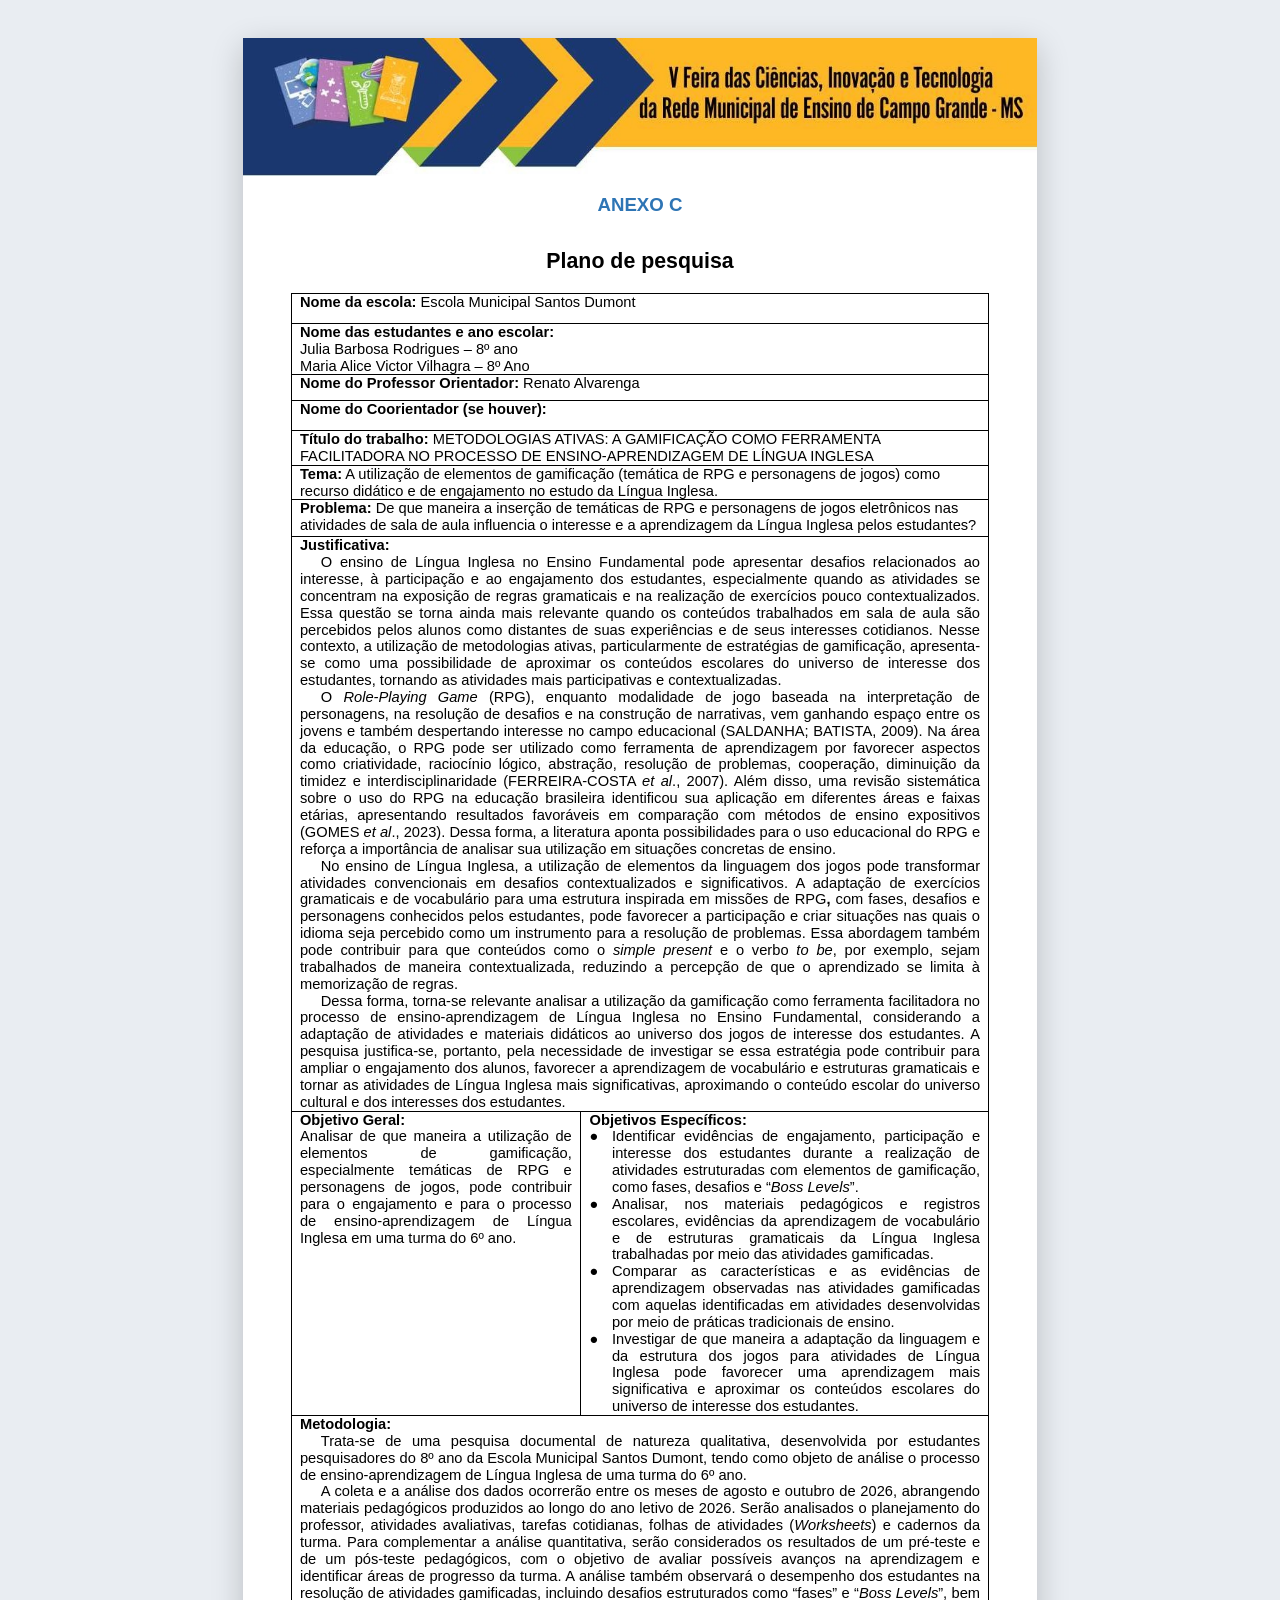
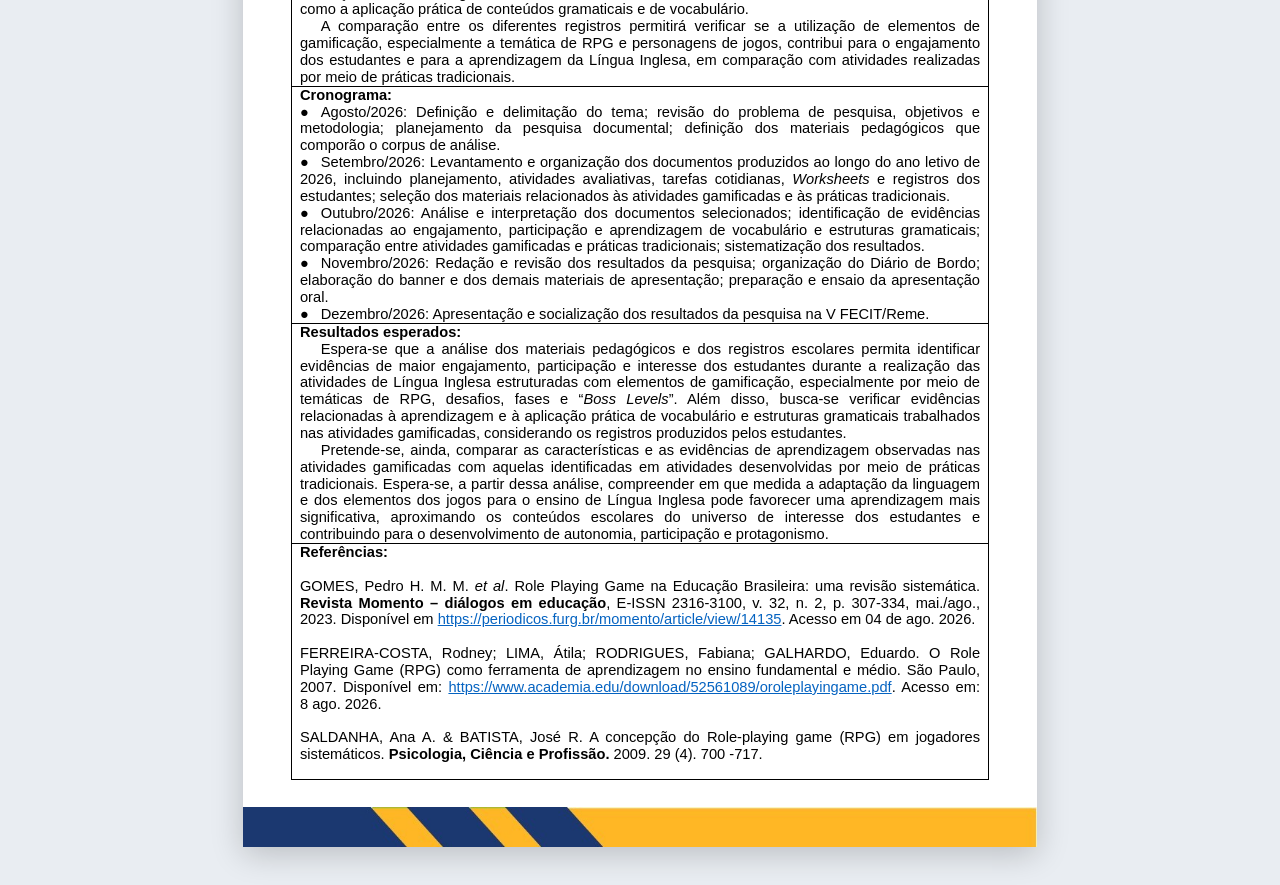
<file: acervo/01_documentos_fecit/Plano_de_Pesquisa_FECIT_V_Consolidado.html>
<!DOCTYPE html>
<html lang="pt-BR">
<head>
<meta charset="utf-8">
<meta name="viewport" content="width=device-width, initial-scale=1">
<title>Anexo C — Plano de pesquisa — V FECIT/Reme (versão consolidada)</title>
<style>
:root{--blue:#2e75b5;--lnk:#0563c1}
*{box-sizing:border-box}
html,body{margin:0;padding:0}
body{background:#e9edf2;color:#000;font-family:Arial,Helvetica,"Liberation Sans",sans-serif;font-size:11pt;line-height:12.65pt;-webkit-print-color-adjust:exact;print-color-adjust:exact}
.doc{position:relative;width:210mm;margin:10mm auto;background:#fff;box-shadow:0 2mm 8mm #0003}
.banner{position:absolute;top:0;left:0;width:210mm;height:36.7mm;overflow:hidden}
.banner img{display:block;width:214.04mm;height:36.7mm;max-width:none}
.footer{position:absolute;bottom:0;left:0;width:210mm;height:10.6mm}
table.page{width:100%;border-collapse:collapse;border:0}
table.page>thead>tr>td,table.page>tfoot>tr>td{padding:0;border:0}
.sp-top{height:41.4mm}
.sp-bot{height:18mm;margin:0 12.55mm;border-top:.5pt solid #000}
table.plan>tbody>tr:last-child>td{border-bottom:0}
.pg-body{padding:0 12.55mm;vertical-align:top}
.kicker{text-align:center;color:var(--blue);font-weight:bold;font-size:14pt;line-height:16pt;margin:0 0 8.9mm}
h1.title{font-size:16pt;line-height:18.4pt;text-align:center;font-weight:bold;margin:0 0 5mm}
table.plan{width:100%;border-collapse:collapse;table-layout:fixed}
table.plan>tbody>tr>td{border:.5pt solid #000;padding:0 6.3pt;vertical-align:top;text-align:left}
table.plan p{margin:0;text-align:justify}
.ind{text-indent:15.6pt}
table.plan td.hd p{text-align:left}
table.plan>tbody>tr>td{box-decoration-break:clone;-webkit-box-decoration-break:clone}
.pb1{padding-bottom:9.3pt!important}
.pb2{padding-bottom:5.5pt!important}
.pb3{padding-bottom:9.4pt!important}
.pb4{padding-bottom:1.6pt!important}
.pb5{padding-bottom:12pt!important}
.lbl{font-weight:bold}
.lnk{color:var(--lnk);text-decoration:underline}
.bu{display:inline-block;width:15.6pt;text-indent:0;font-size:11pt;line-height:12.65pt;vertical-align:top}
ul.obj{list-style:none;margin:0;padding:0}
ul.obj li{padding-left:16.8pt;text-indent:-16.8pt;text-align:justify}
ul.obj li .bu{width:16.8pt}
.col-l{width:41.5%}
table.plan .ref p{margin:0 0 12.65pt}
table.plan .ref p:last-child{margin-bottom:0}
/* Metodologia revisada */
.met p{text-indent:15.6pt;text-align:justify;margin:0}
.met .caption{font-size:9.5pt;line-height:11.5pt;text-align:center;margin:3mm 0 1mm;font-weight:bold;break-after:avoid;page-break-after:avoid}
.met table{width:100%;border-collapse:collapse;margin:1mm 0 2mm;font-size:9.2pt;line-height:11pt}
.met th,.met td{border:1px solid #333;padding:1.6mm 2mm;vertical-align:top;text-align:left}
.met th{font-weight:bold;background:#f2f2f2;text-align:center}
.met tr{break-inside:avoid;page-break-inside:avoid}
.met p.source{font-size:9pt;line-height:11pt;text-align:left;text-indent:0;margin:1mm 0 0}
@page{size:A4;margin:0}
@media print{
 html,body{background:#fff}
 .doc{margin:0;box-shadow:none;width:210mm}
 .banner{position:fixed;top:0;left:0}
 .footer{position:fixed;bottom:0;left:0}
 table.page>thead{display:table-header-group}
 table.page>tfoot{display:table-footer-group}
 table.plan>tbody>tr{break-inside:auto}
 .kicker{break-after:avoid}
}
</style>
</head>
<body>
<div class="doc">
<div class="banner"><img alt="Cabeçalho oficial V FECIT/Reme" src="[data-uri]"></div>
<img class="footer" alt="" src="[data-uri]">
<table class="page">
<thead><tr><td><div class="sp-top"></div></td></tr></thead>
<tfoot><tr><td><div class="sp-bot"></div></td></tr></tfoot>
<tbody><tr><td class="pg-body">
<div class="kicker">ANEXO C</div>
<h1 class="title">Plano de pesquisa</h1>
<table class="plan">
<colgroup><col style="width:41.5%"><col style="width:58.5%"></colgroup>
<tbody>
<tr><td colspan="2" class="hd pb1"><p><span class="lbl">Nome da escola:</span> Escola Municipal Santos Dumont</p></td></tr>
<tr><td colspan="2" class="hd"><p><span class="lbl">Nome das estudantes e ano escolar:</span><br>Julia Barbosa Rodrigues – 8º ano<br>Maria Alice Victor Vilhagra – 8º Ano</p></td></tr>
<tr><td colspan="2" class="hd pb2"><p><span class="lbl">Nome do Professor Orientador:</span> Renato Alvarenga</p></td></tr>
<tr><td colspan="2" class="hd pb3"><p><span class="lbl">Nome do Coorientador (se houver):</span></p></td></tr>
<tr><td colspan="2" class="hd"><p><span class="lbl">Título do trabalho:</span> METODOLOGIAS ATIVAS: A GAMIFICAÇÃO COMO FERRAMENTA FACILITADORA NO PROCESSO DE ENSINO-APRENDIZAGEM DE LÍNGUA INGLESA</p></td></tr>
<tr><td colspan="2" class="hd"><p><span class="lbl">Tema:</span> A utilização de elementos de gamificação (temática de RPG e personagens de jogos) como recurso didático e de engajamento no estudo da Língua Inglesa.</p></td></tr>
<tr><td colspan="2" class="hd pb4"><p><span class="lbl">Problema:</span> De que maneira a inserção de temáticas de RPG e personagens de jogos eletrônicos nas atividades de sala de aula influencia o interesse e a aprendizagem da Língua Inglesa pelos estudantes?</p></td></tr>
<tr><td colspan="2">
<p class="lbl">Justificativa:</p>
<p class="ind">O ensino de Língua Inglesa no Ensino Fundamental pode apresentar desafios relacionados ao interesse, à participação e ao engajamento dos estudantes, especialmente quando as atividades se concentram na exposição de regras gramaticais e na realização de exercícios pouco contextualizados. Essa questão se torna ainda mais relevante quando os conteúdos trabalhados em sala de aula são percebidos pelos alunos como distantes de suas experiências e de seus interesses cotidianos. Nesse contexto, a utilização de metodologias ativas, particularmente de estratégias de gamificação, apresenta-se como uma possibilidade de aproximar os conteúdos escolares do universo de interesse dos estudantes, tornando as atividades mais participativas e contextualizadas.</p>
<p class="ind">O <i>Role-Playing Game</i> (RPG), enquanto modalidade de jogo baseada na interpretação de personagens, na resolução de desafios e na construção de narrativas, vem ganhando espaço entre os jovens e também despertando interesse no campo educacional (SALDANHA; BATISTA, 2009). Na área da educação, o RPG pode ser utilizado como ferramenta de aprendizagem por favorecer aspectos como criatividade, raciocínio lógico, abstração, resolução de problemas, cooperação, diminuição da timidez e interdisciplinaridade (FERREIRA-COSTA <i>et al</i>., 2007). Além disso, uma revisão sistemática sobre o uso do RPG na educação brasileira identificou sua aplicação em diferentes áreas e faixas etárias, apresentando resultados favoráveis em comparação com métodos de ensino expositivos (GOMES <i>et al</i>., 2023). Dessa forma, a literatura aponta possibilidades para o uso educacional do RPG e reforça a importância de analisar sua utilização em situações concretas de ensino.</p>
<p class="ind">No ensino de Língua Inglesa, a utilização de elementos da linguagem dos jogos pode transformar atividades convencionais em desafios contextualizados e significativos. A adaptação de exercícios gramaticais e de vocabulário para uma estrutura inspirada em missões de RPG<b>,</b> com fases, desafios e personagens conhecidos pelos estudantes, pode favorecer a participação e criar situações nas quais o idioma seja percebido como um instrumento para a resolução de problemas. Essa abordagem também pode contribuir para que conteúdos como o <i>simple present</i> e o verbo <i>to be</i>, por exemplo, sejam trabalhados de maneira contextualizada, reduzindo a percepção de que o aprendizado se limita à memorização de regras.</p>
<p class="ind">Dessa forma, torna-se relevante analisar a utilização da gamificação como ferramenta facilitadora no processo de ensino-aprendizagem de Língua Inglesa no Ensino Fundamental, considerando a adaptação de atividades e materiais didáticos ao universo dos jogos de interesse dos estudantes. A pesquisa justifica-se, portanto, pela necessidade de investigar se essa estratégia pode contribuir para ampliar o engajamento dos alunos, favorecer a aprendizagem de vocabulário e estruturas gramaticais e tornar as atividades de Língua Inglesa mais significativas, aproximando o conteúdo escolar do universo cultural e dos interesses dos estudantes.</p>
</td></tr>
<tr class="obj-row">
<td class="col-l"><p class="lbl">Objetivo Geral:</p><p>Analisar de que maneira a utilização de elementos de gamificação, especialmente temáticas de RPG e personagens de jogos, pode contribuir para o engajamento e para o processo de ensino-aprendizagem de Língua Inglesa em uma turma do 6º ano.</p></td>
<td><p class="lbl">Objetivos Específicos:</p>
<ul class="obj">
<li><span class="bu">●</span>Identificar evidências de engajamento, participação e interesse dos estudantes durante a realização de atividades estruturadas com elementos de gamificação, como fases, desafios e “<i>Boss Levels</i>”.</li>
<li><span class="bu">●</span>Analisar, nos materiais pedagógicos e registros escolares, evidências da aprendizagem de vocabulário e de estruturas gramaticais da Língua Inglesa trabalhadas por meio das atividades gamificadas.</li>
<li><span class="bu">●</span>Comparar as características e as evidências de aprendizagem observadas nas atividades gamificadas com aquelas identificadas em atividades desenvolvidas por meio de práticas tradicionais de ensino.</li>
<li><span class="bu">●</span>Investigar de que maneira a adaptação da linguagem e da estrutura dos jogos para atividades de Língua Inglesa pode favorecer uma aprendizagem mais significativa e aproximar os conteúdos escolares do universo de interesse dos estudantes.</li>
</ul></td></tr>
<tr><td colspan="2" class="met" id="metodologia">
<p class="lbl" style="text-indent:0">Metodologia:</p>
<p>Trata-se de uma pesquisa documental de natureza qualitativa, desenvolvida por estudantes pesquisadores do 8º ano da Escola Municipal Santos Dumont, tendo como objeto de análise o processo de ensino-aprendizagem de Língua Inglesa de uma turma do 6º ano.</p>
<p>A coleta e a análise dos dados ocorrerão entre os meses de agosto e outubro de 2026, abrangendo materiais pedagógicos produzidos ao longo do ano letivo de 2026. Serão analisados o planejamento do professor, atividades avaliativas, tarefas cotidianas, folhas de atividades (<i>Worksheets</i>) e cadernos da turma. Para complementar a análise quantitativa, serão considerados os resultados de um pré-teste e de um pós-teste pedagógicos, com o objetivo de avaliar possíveis avanços na aprendizagem e identificar áreas de progresso da turma. A análise também observará o desempenho dos estudantes na resolução de atividades gamificadas, incluindo desafios estruturados como “fases” e “<i>Boss Levels</i>”, bem como a aplicação prática de conteúdos gramaticais e de vocabulário.</p>
<p>A comparação entre os diferentes registros permitirá verificar se a utilização de elementos de gamificação, especialmente a temática de RPG e personagens de jogos, contribui para o engajamento dos estudantes e para a aprendizagem da Língua Inglesa, em comparação com atividades realizadas por meio de práticas tradicionais.</p>
</td></tr>
<tr><td colspan="2">
<p class="lbl">Cronograma:</p>
<p><span class="bu">●</span>Agosto/2026: Definição e delimitação do tema; revisão do problema de pesquisa, objetivos e metodologia; planejamento da pesquisa documental; definição dos materiais pedagógicos que comporão o corpus de análise.</p>
<p><span class="bu">●</span>Setembro/2026: Levantamento e organização dos documentos produzidos ao longo do ano letivo de 2026, incluindo planejamento, atividades avaliativas, tarefas cotidianas, <i>Worksheets</i> e registros dos estudantes; seleção dos materiais relacionados às atividades gamificadas e às práticas tradicionais.</p>
<p><span class="bu">●</span>Outubro/2026: Análise e interpretação dos documentos selecionados; identificação de evidências relacionadas ao engajamento, participação e aprendizagem de vocabulário e estruturas gramaticais; comparação entre atividades gamificadas e práticas tradicionais; sistematização dos resultados.</p>
<p><span class="bu">●</span>Novembro/2026: Redação e revisão dos resultados da pesquisa; organização do Diário de Bordo; elaboração do banner e dos demais materiais de apresentação; preparação e ensaio da apresentação oral.</p>
<p><span class="bu">●</span>Dezembro/2026: Apresentação e socialização dos resultados da pesquisa na V FECIT/Reme.</p>
</td></tr>
<tr><td colspan="2">
<p class="lbl">Resultados esperados:</p>
<p class="ind">Espera-se que a análise dos materiais pedagógicos e dos registros escolares permita identificar evidências de maior engajamento, participação e interesse dos estudantes durante a realização das atividades de Língua Inglesa estruturadas com elementos de gamificação, especialmente por meio de temáticas de RPG, desafios, fases e “<i>Boss Levels</i>”. Além disso, busca-se verificar evidências relacionadas à aprendizagem e à aplicação prática de vocabulário e estruturas gramaticais trabalhados nas atividades gamificadas, considerando os registros produzidos pelos estudantes.</p>
<p class="ind">Pretende-se, ainda, comparar as características e as evidências de aprendizagem observadas nas atividades gamificadas com aquelas identificadas em atividades desenvolvidas por meio de práticas tradicionais. Espera-se, a partir dessa análise, compreender em que medida a adaptação da linguagem e dos elementos dos jogos para o ensino de Língua Inglesa pode favorecer uma aprendizagem mais significativa, aproximando os conteúdos escolares do universo de interesse dos estudantes e contribuindo para o desenvolvimento de autonomia, participação e protagonismo.</p>
</td></tr>
<tr><td colspan="2" class="ref pb5">
<p class="lbl">Referências:</p>
<p>GOMES, Pedro H. M. M. <i>et al</i>. Role Playing Game na Educação Brasileira: uma revisão sistemática. <b>Revista Momento – diálogos em educação</b>, E-ISSN 2316-3100, v. 32, n. 2, p. 307-334, mai./ago., 2023. Disponível em <span class="lnk">https://periodicos.furg.br/momento/article/view/14135</span>. Acesso em 04 de ago. 2026.</p>
<p>FERREIRA-COSTA, Rodney; LIMA, Átila; RODRIGUES, Fabiana; GALHARDO, Eduardo. O Role Playing Game (RPG) como ferramenta de aprendizagem no ensino fundamental e médio. São Paulo, 2007. Disponível em: <span class="lnk">https://www.academia.edu/download/52561089/oroleplayingame.pdf</span>. Acesso em: 8 ago. 2026.</p>
<p>SALDANHA, Ana A. &amp; BATISTA, José R. A concepção do Role-playing game (RPG) em jogadores sistemáticos. <b>Psicologia, Ciência e Profissão.</b> 2009. 29 (4). 700 -717.</p>
</td></tr>
</tbody>
</table>
</td></tr></tbody>
</table>
</div>
</body>
</html>
</file>
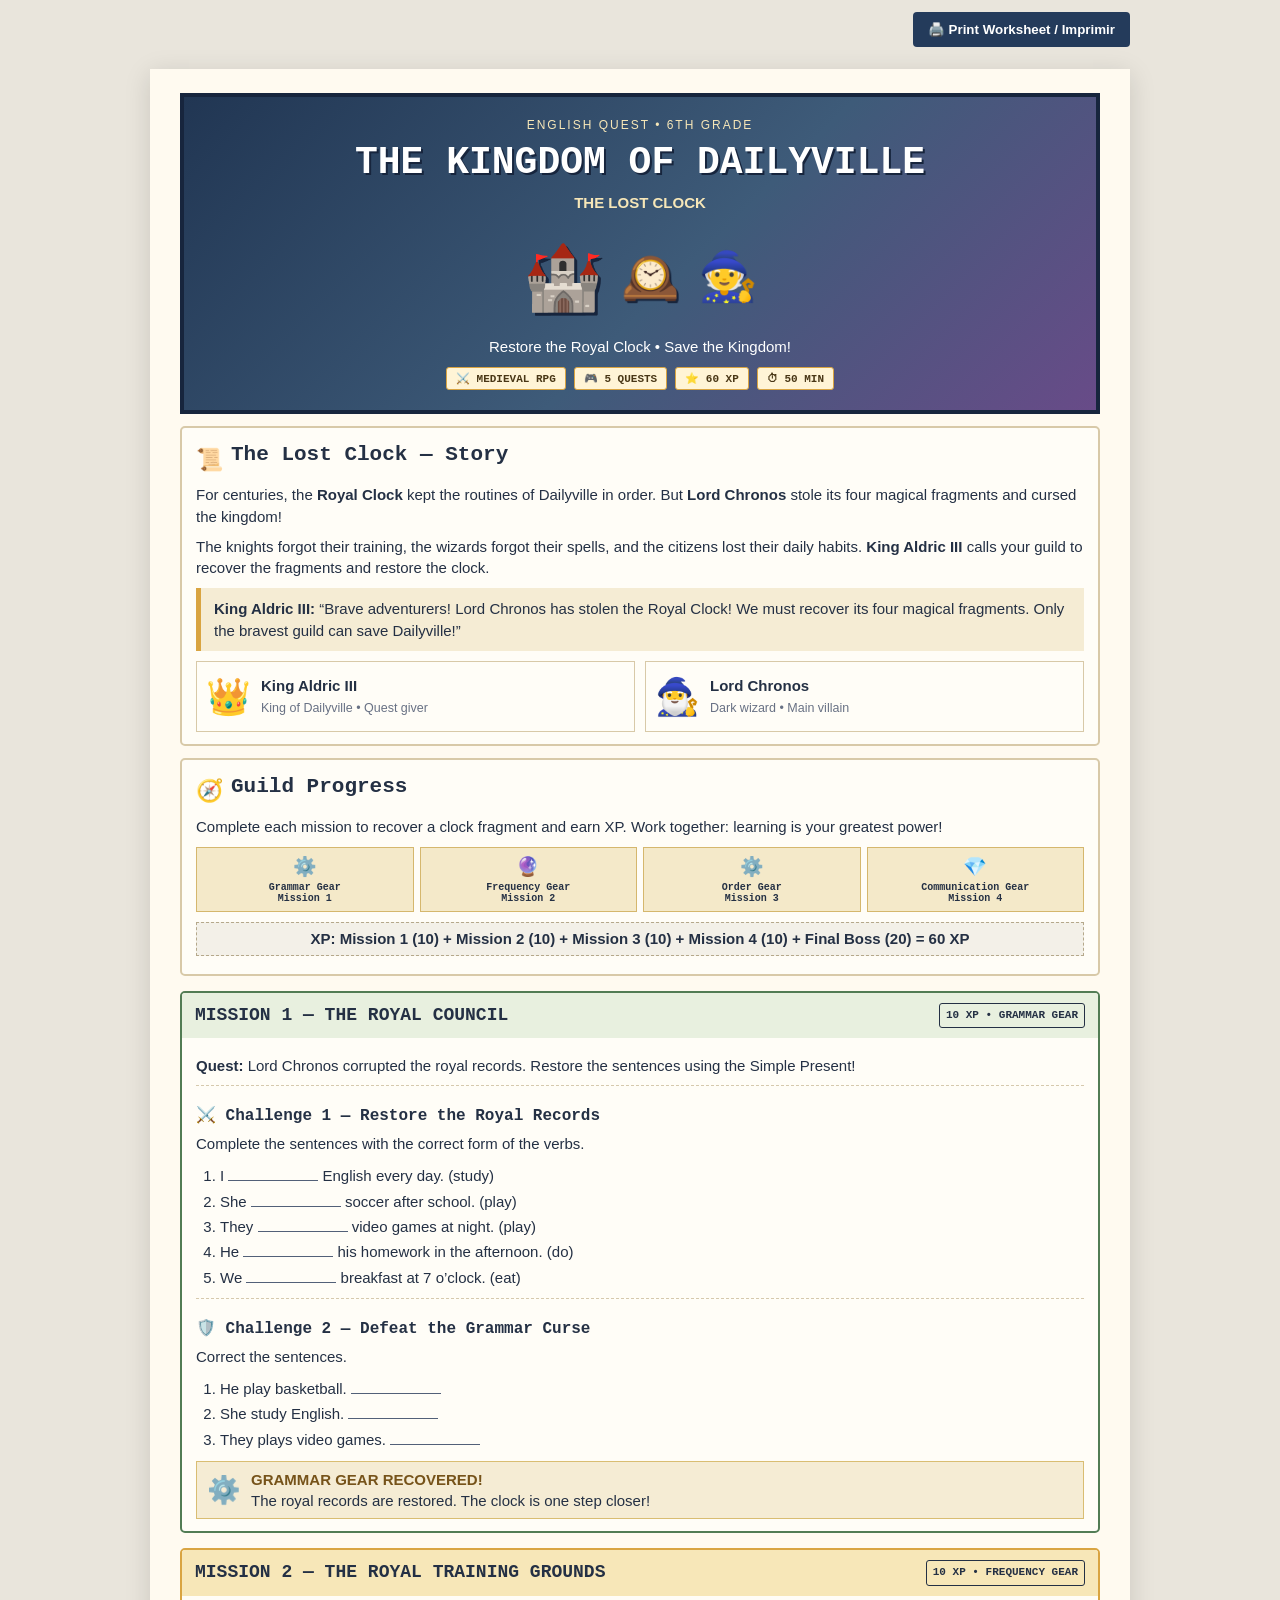
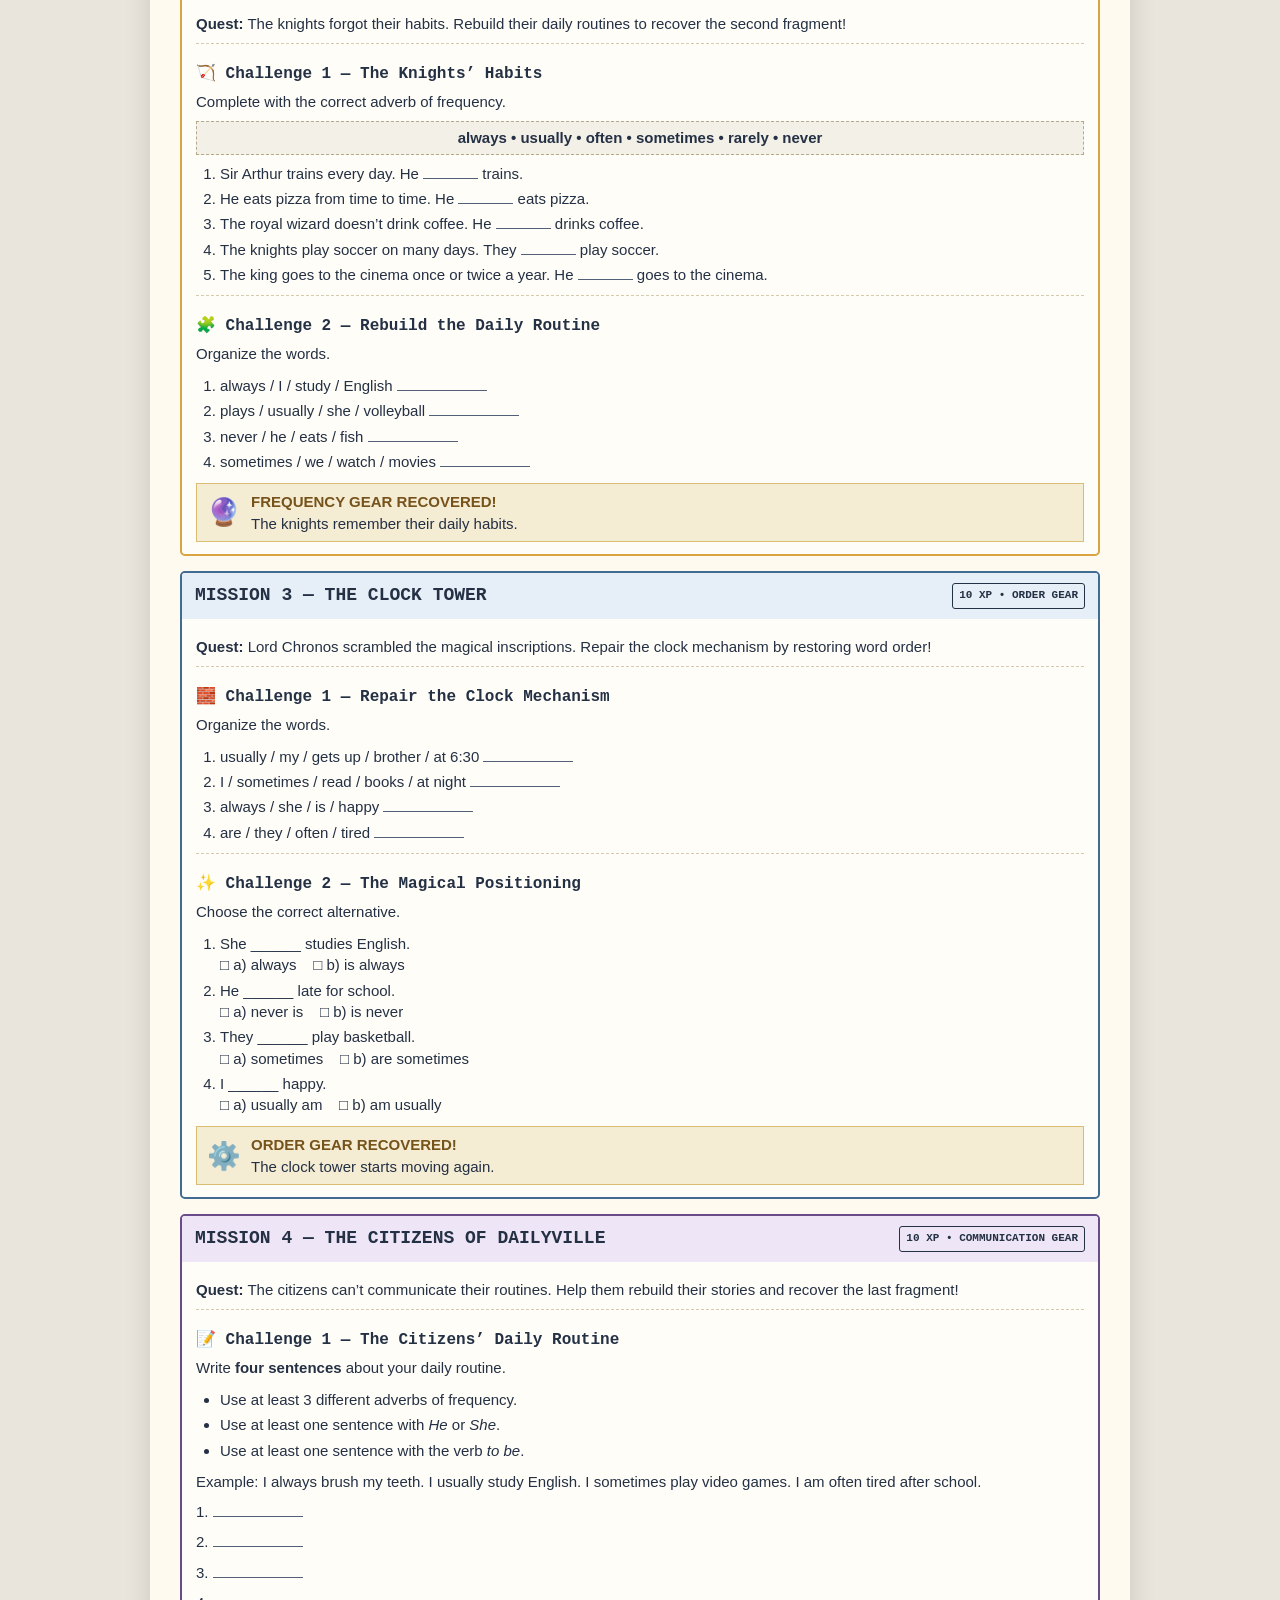
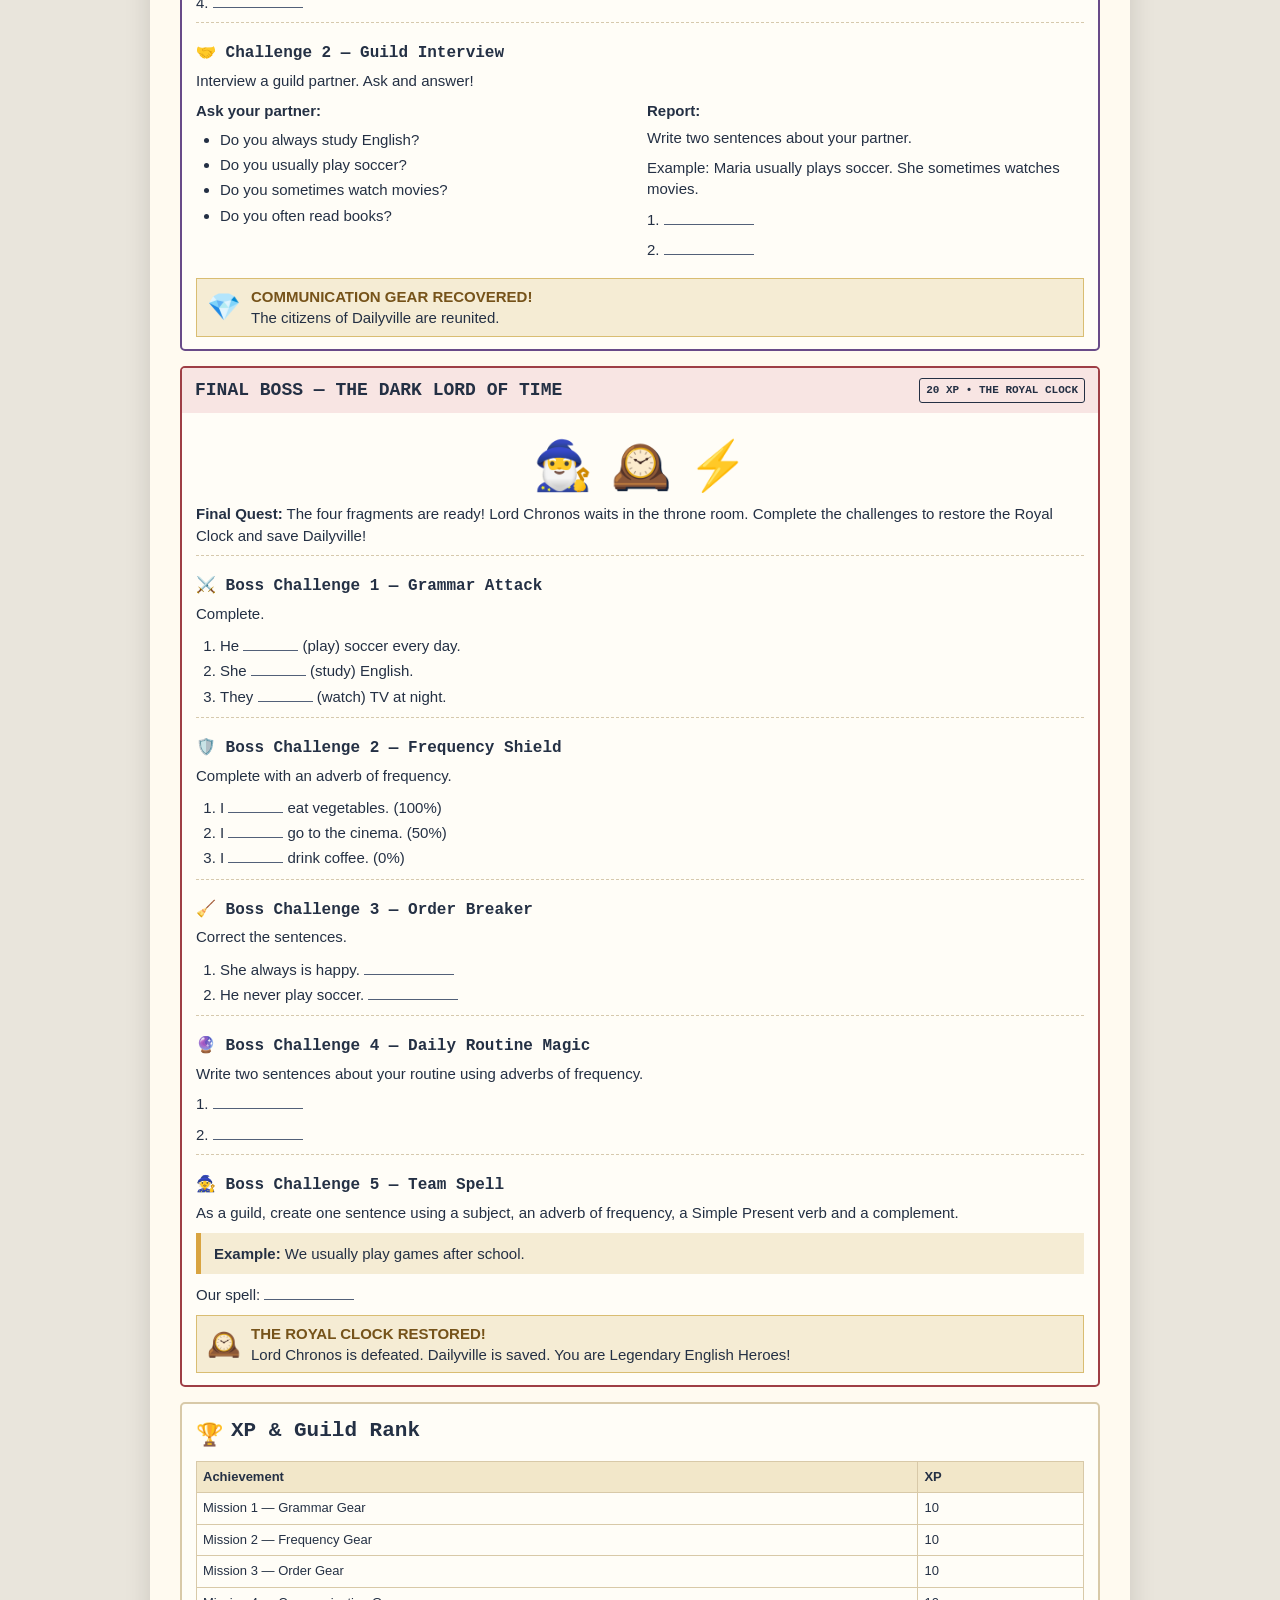
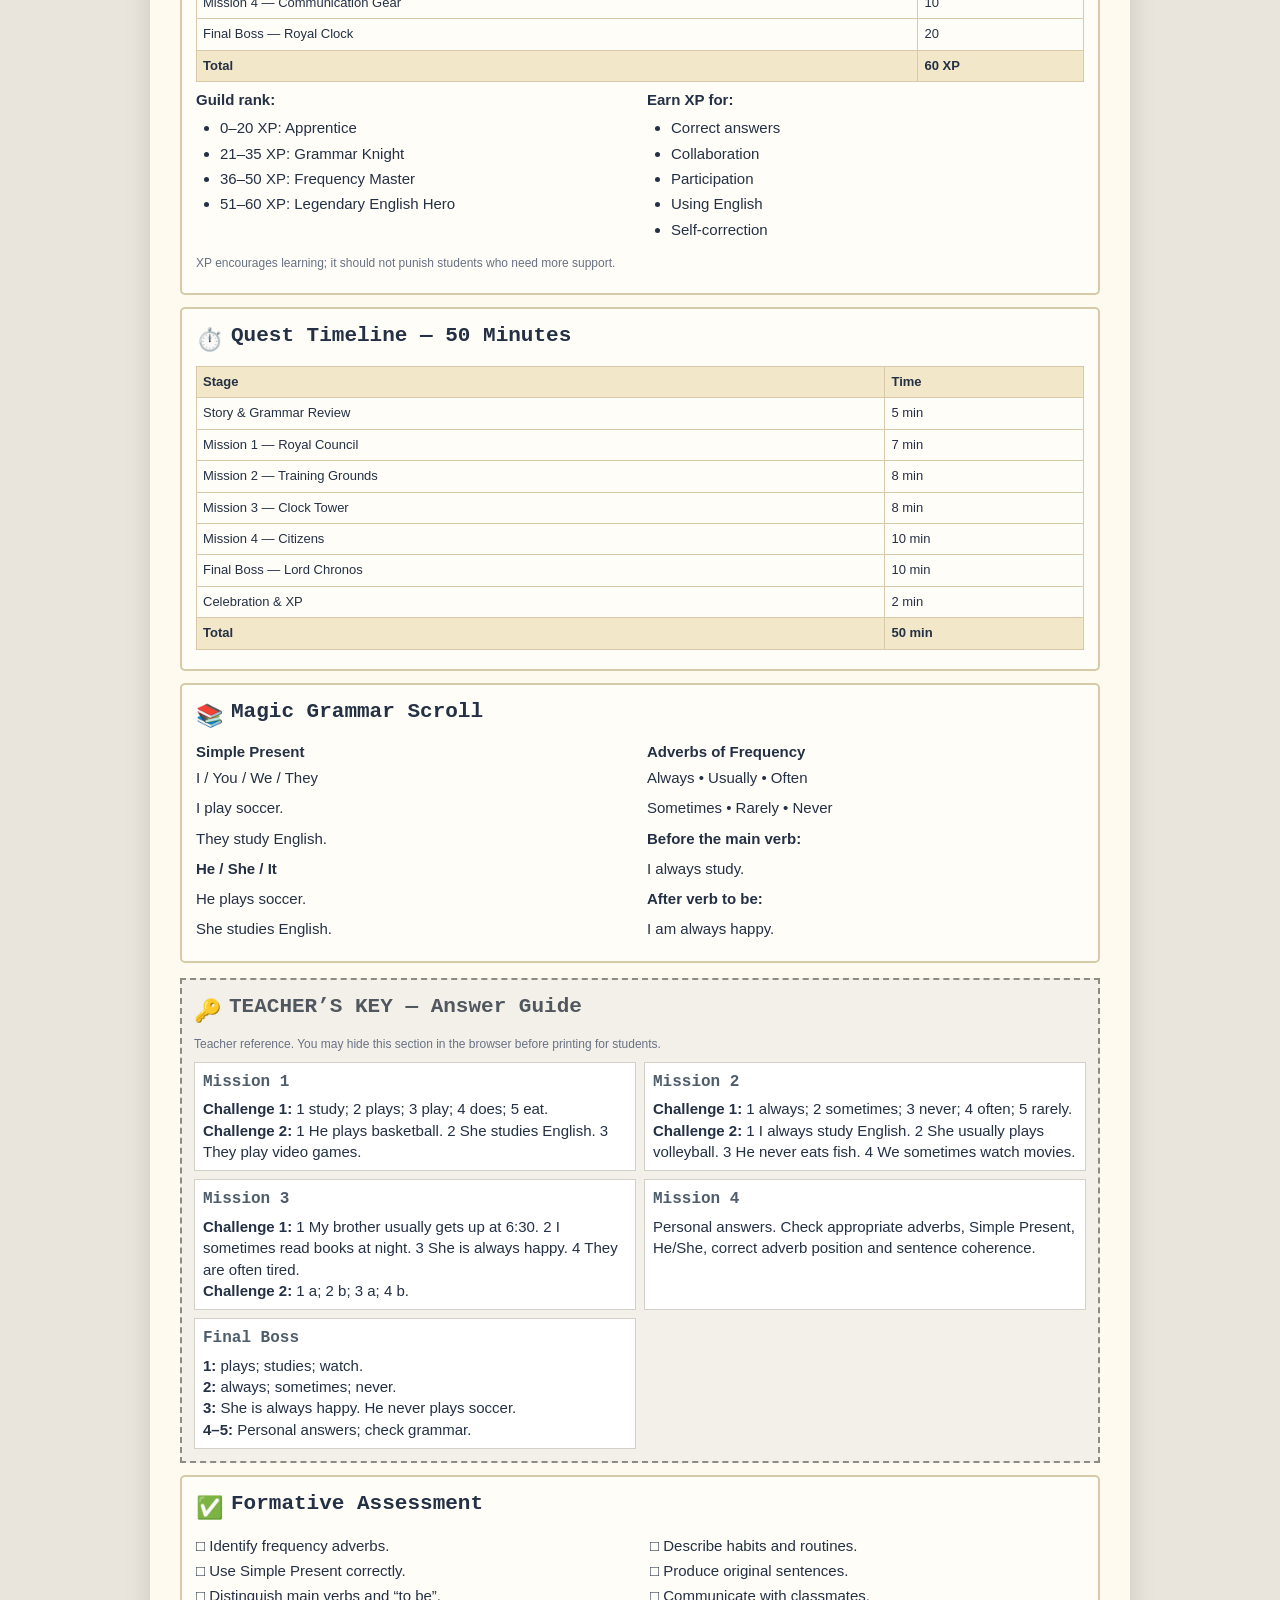
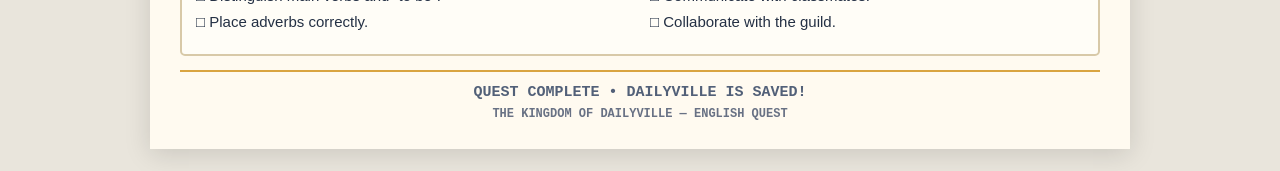
<file: acervo/04_atividades_e_materiais/Dailyville_English_Quest.html>
<!DOCTYPE html>
<html lang="pt-BR">
<head>
<meta charset="UTF-8">
<meta name="viewport" content="width=device-width, initial-scale=1">
<title>The Kingdom of Dailyville — English Quest</title>
<style>
:root{
  --ink:#243044;--navy:#17253d;--gold:#d9a441;--gold-light:#f7e7b8;
  --green:#527c54;--green-light:#e8f0df;--purple:#684b88;--purple-light:#eee6f6;
  --blue:#416b91;--blue-light:#e6eff7;--paper:#fffaf0;--line:#d8c9a8;
  --red:#9e3e45;--red-light:#f8e5e3;
}
*{box-sizing:border-box}
html{background:#e9e5dc}
body{margin:0;color:var(--ink);font:15px/1.42 "Trebuchet MS",Arial,sans-serif;background:#e9e5dc}
.page{max-width:980px;margin:22px auto;background:var(--paper);padding:24px 30px;box-shadow:0 5px 25px #0002}
h1,h2,h3,.pixel,.mission-tag{font-family:"Courier New",monospace}
h1{font-size:clamp(25px,4vw,38px);line-height:1.1;margin:8px 0;color:#fff;text-shadow:2px 2px #17253d}
h2{font-size:21px;margin:0 0 8px}
h3{font-size:16px;margin:12px 0 5px}
p{margin:5px 0 9px}
.hero{background:linear-gradient(135deg,#213653,#3e5b79 55%,#684b88);color:#fff;border:4px solid #17253d;padding:20px;text-align:center;position:relative}
.hero .eyebrow{letter-spacing:2px;text-transform:uppercase;font-size:12px;color:#f7e7b8}
.hero .sub{font-weight:bold;color:#f7e7b8}
.pixel-art{height:112px;display:flex;align-items:center;justify-content:center;gap:18px;margin:8px 0 3px}
.pixel-art .castle{font-size:64px;filter:drop-shadow(3px 3px #17253d)}
.pixel-art .clock{font-size:47px;filter:drop-shadow(2px 2px #17253d)}
.pixel-art .wizard{font-size:48px}
.stats{display:flex;justify-content:center;gap:8px;flex-wrap:wrap;margin-top:10px}
.pill{border:1px solid #d9a441;background:#fff4d6;color:#493716;padding:4px 9px;font:bold 11px "Courier New",monospace;border-radius:3px}
.panel{border:2px solid var(--line);background:#fffdf7;padding:12px 14px;margin:12px 0;border-radius:5px}
.panel-title{display:flex;align-items:center;gap:8px;margin-bottom:6px}
.panel-title .icon{font-size:22px}
.story{background:#f5ecd4;border-left:5px solid var(--gold);padding:10px 13px;margin:10px 0}
.characters{display:grid;grid-template-columns:1fr 1fr;gap:10px}
.character{border:1px solid var(--line);padding:9px;background:#fffdf7;display:flex;gap:10px;align-items:center}
.character .emoji{font-size:36px;min-width:42px;text-align:center}
.character strong{display:block}
.character small{color:#687184}
.mission{border:2px solid var(--green);border-radius:5px;margin:15px 0;overflow:hidden;background:#fffdf7}
.mission.blue{border-color:var(--blue)}.mission.purple{border-color:var(--purple)}.mission.gold{border-color:var(--gold)}.mission.red{border-color:var(--red)}
.mission-head{background:var(--green-light);padding:10px 13px;display:flex;align-items:center;justify-content:space-between;gap:8px}
.blue .mission-head{background:var(--blue-light)}.purple .mission-head{background:var(--purple-light)}.gold .mission-head{background:var(--gold-light)}.red .mission-head{background:var(--red-light)}
.mission-head h2{margin:0;font-size:18px}
.mission-tag{font-size:11px;font-weight:bold;white-space:nowrap;border:1px solid currentColor;padding:4px 6px;border-radius:3px}
.mission-body{padding:12px 14px}
.challenge{border-top:1px dashed #d6c9ad;padding-top:7px;margin-top:8px}
.challenge:first-child{border-top:0;padding-top:0;margin-top:0}
ol,ul{padding-left:24px;margin:5px 0 8px}
li{padding:2px 0}
.blank{display:inline-block;min-width:90px;border-bottom:1px solid #526078;height:1em}
.shortblank{display:inline-block;min-width:55px;border-bottom:1px solid #526078;height:1em}
.wordbank{background:#f3f0e8;border:1px dashed #b5a88b;padding:5px 8px;margin:6px 0;font-weight:bold;text-align:center}
.reward{display:flex;gap:10px;align-items:center;background:#f5ecd4;border:1px solid #d9bd72;padding:7px 10px;margin-top:9px}
.reward .gem{font-size:27px}.reward strong{display:block;color:#76531a}
.two-col{display:grid;grid-template-columns:1fr 1fr;gap:14px}
.quest-map{display:grid;grid-template-columns:repeat(4,1fr);gap:6px;text-align:center;margin:10px 0}
.quest-map div{background:#f4e9c9;border:1px solid #d5b76d;padding:7px 4px;font:bold 10px "Courier New",monospace}
.quest-map b{display:block;font-size:19px;margin-bottom:3px}
table{width:100%;border-collapse:collapse;font-size:13px;margin:7px 0}
th,td{border:1px solid #d8c9a8;padding:6px;text-align:left}
th{background:#f2e7c9}
.checklist{columns:2;column-gap:20px;list-style:none;padding:0}
.checklist li{break-inside:avoid}
.footer{text-align:center;border-top:2px solid var(--gold);margin-top:14px;padding-top:10px;font-family:"Courier New",monospace;font-weight:bold;color:#526078}
.teacher-key{background:#f2f0e9;border:2px dashed #8c8c84;padding:12px;margin-top:15px}
.teacher-key h2{color:#50575f}
.key-grid{display:grid;grid-template-columns:1fr 1fr;gap:8px}
.key-card{background:#fff;border:1px solid #d2d0c7;padding:8px}
.key-card h3{margin:0 0 5px;color:#4f5d6b}
.small{font-size:12px;color:#687184}
button{border:0;background:#243b5b;color:#fff;font-weight:bold;padding:10px 15px;border-radius:4px;cursor:pointer}
.toolbar{max-width:980px;margin:12px auto;text-align:right}
@media(max-width:650px){.page{padding:14px}.characters,.two-col,.key-grid{grid-template-columns:1fr}.quest-map{grid-template-columns:1fr 1fr}.mission-head{align-items:flex-start;flex-direction:column}.pixel-art{height:80px}.pixel-art .castle{font-size:45px}}
@page{size:A4 portrait;margin:8mm}
@media print{
 html,body{background:#fff!important;margin:0!important;padding:0!important;color:#202633;font-size:10pt;line-height:1.25}
 .toolbar{display:none!important}
 .page{max-width:none;margin:0;padding:0;box-shadow:none;background:#fff}
 *{-webkit-print-color-adjust:exact!important;print-color-adjust:exact!important}
 h1{font-size:25pt}h2{font-size:15pt}h3{font-size:11pt}
 .hero{padding:10px 14px}.pixel-art{height:64px;margin:2px 0}.pixel-art .castle{font-size:40px}.pixel-art .clock{font-size:32px}.pixel-art .wizard{font-size:34px}
 .panel{padding:7px 9px;margin:7px 0}.story{padding:7px 9px;margin:6px 0}
 .characters{gap:6px}.character{padding:5px 7px}.character .emoji{font-size:25px}
 .mission{margin:8px 0;break-inside:avoid}.mission-head{padding:6px 9px}.mission-body{padding:7px 9px}
 .challenge{padding-top:5px;margin-top:5px}li{padding:1px 0}ol,ul{margin:3px 0 5px}
 .reward{padding:4px 7px;margin-top:5px}.reward .gem{font-size:20px}
 .quest-map{margin:5px 0}.quest-map div{padding:4px}.quest-map b{font-size:14px}
 table{font-size:9pt;margin:4px 0}th,td{padding:4px}
 .teacher-key{padding:8px;margin-top:8px}.key-card{padding:5px}.key-card h3{font-size:10pt}
 .footer{margin-top:8px;padding-top:5px}
 .page-break-avoid{break-inside:avoid}
}
</style>
</head>
<body>
<div class="toolbar"><button onclick="window.print()">🖨️ Print Worksheet / Imprimir</button></div>
<main class="page">
<header class="hero">
  <div class="eyebrow">English Quest • 6th Grade</div>
  <h1>THE KINGDOM OF DAILYVILLE</h1>
  <div class="sub">THE LOST CLOCK</div>
  <div class="pixel-art" aria-label="Castle, magical clock and wizard"><span class="castle">🏰</span><span class="clock">🕰️</span><span class="wizard">🧙</span></div>
  <div>Restore the Royal Clock • Save the Kingdom!</div>
  <div class="stats"><span class="pill">⚔️ MEDIEVAL RPG</span><span class="pill">🎮 5 QUESTS</span><span class="pill">⭐ 60 XP</span><span class="pill">⏱ 50 MIN</span></div>
</header>

<section class="panel">
 <div class="panel-title"><span class="icon">📜</span><h2>The Lost Clock — Story</h2></div>
 <p>For centuries, the <b>Royal Clock</b> kept the routines of Dailyville in order. But <b>Lord Chronos</b> stole its four magical fragments and cursed the kingdom!</p>
 <p>The knights forgot their training, the wizards forgot their spells, and the citizens lost their daily habits. <b>King Aldric III</b> calls your guild to recover the fragments and restore the clock.</p>
 <div class="story"><b>King Aldric III:</b> “Brave adventurers! Lord Chronos has stolen the Royal Clock! We must recover its four magical fragments. Only the bravest guild can save Dailyville!”</div>
 <div class="characters">
  <div class="character"><div class="emoji">👑</div><div><strong>King Aldric III</strong><small>King of Dailyville • Quest giver</small></div></div>
  <div class="character"><div class="emoji">🧙‍♂️</div><div><strong>Lord Chronos</strong><small>Dark wizard • Main villain</small></div></div>
 </div>
</section>

<section class="panel">
 <div class="panel-title"><span class="icon">🧭</span><h2>Guild Progress</h2></div>
 <p>Complete each mission to recover a clock fragment and earn XP. Work together: learning is your greatest power!</p>
 <div class="quest-map">
  <div><b>⚙️</b>Grammar Gear<br>Mission 1</div><div><b>🔮</b>Frequency Gear<br>Mission 2</div>
  <div><b>⚙️</b>Order Gear<br>Mission 3</div><div><b>💎</b>Communication Gear<br>Mission 4</div>
 </div>
 <div class="wordbank">XP: Mission 1 (10) + Mission 2 (10) + Mission 3 (10) + Mission 4 (10) + Final Boss (20) = 60 XP</div>
</section>

<section class="mission">
 <div class="mission-head"><h2>MISSION 1 — THE ROYAL COUNCIL</h2><span class="mission-tag">10 XP • GRAMMAR GEAR</span></div>
 <div class="mission-body">
  <p><b>Quest:</b> Lord Chronos corrupted the royal records. Restore the sentences using the Simple Present!</p>
  <div class="challenge"><h3>⚔️ Challenge 1 — Restore the Royal Records</h3><p>Complete the sentences with the correct form of the verbs.</p>
   <ol><li>I <span class="blank"></span> English every day. (study)</li><li>She <span class="blank"></span> soccer after school. (play)</li><li>They <span class="blank"></span> video games at night. (play)</li><li>He <span class="blank"></span> his homework in the afternoon. (do)</li><li>We <span class="blank"></span> breakfast at 7 o’clock. (eat)</li></ol>
  </div>
  <div class="challenge"><h3>🛡️ Challenge 2 — Defeat the Grammar Curse</h3><p>Correct the sentences.</p>
   <ol><li>He play basketball. <span class="blank"></span></li><li>She study English. <span class="blank"></span></li><li>They plays video games. <span class="blank"></span></li></ol>
  </div>
  <div class="reward"><span class="gem">⚙️</span><div><strong>GRAMMAR GEAR RECOVERED!</strong>The royal records are restored. The clock is one step closer!</div></div>
 </div>
</section>

<section class="mission gold">
 <div class="mission-head"><h2>MISSION 2 — THE ROYAL TRAINING GROUNDS</h2><span class="mission-tag">10 XP • FREQUENCY GEAR</span></div>
 <div class="mission-body">
  <p><b>Quest:</b> The knights forgot their habits. Rebuild their daily routines to recover the second fragment!</p>
  <div class="challenge"><h3>🏹 Challenge 1 — The Knights’ Habits</h3><p>Complete with the correct adverb of frequency.</p>
   <div class="wordbank">always • usually • often • sometimes • rarely • never</div>
   <ol><li>Sir Arthur trains every day. He <span class="shortblank"></span> trains.</li><li>He eats pizza from time to time. He <span class="shortblank"></span> eats pizza.</li><li>The royal wizard doesn’t drink coffee. He <span class="shortblank"></span> drinks coffee.</li><li>The knights play soccer on many days. They <span class="shortblank"></span> play soccer.</li><li>The king goes to the cinema once or twice a year. He <span class="shortblank"></span> goes to the cinema.</li></ol>
  </div>
  <div class="challenge"><h3>🧩 Challenge 2 — Rebuild the Daily Routine</h3><p>Organize the words.</p>
   <ol><li>always / I / study / English <span class="blank"></span></li><li>plays / usually / she / volleyball <span class="blank"></span></li><li>never / he / eats / fish <span class="blank"></span></li><li>sometimes / we / watch / movies <span class="blank"></span></li></ol>
  </div>
  <div class="reward"><span class="gem">🔮</span><div><strong>FREQUENCY GEAR RECOVERED!</strong>The knights remember their daily habits.</div></div>
 </div>
</section>

<section class="mission blue">
 <div class="mission-head"><h2>MISSION 3 — THE CLOCK TOWER</h2><span class="mission-tag">10 XP • ORDER GEAR</span></div>
 <div class="mission-body">
  <p><b>Quest:</b> Lord Chronos scrambled the magical inscriptions. Repair the clock mechanism by restoring word order!</p>
  <div class="challenge"><h3>🧱 Challenge 1 — Repair the Clock Mechanism</h3><p>Organize the words.</p>
   <ol><li>usually / my / gets up / brother / at 6:30 <span class="blank"></span></li><li>I / sometimes / read / books / at night <span class="blank"></span></li><li>always / she / is / happy <span class="blank"></span></li><li>are / they / often / tired <span class="blank"></span></li></ol>
  </div>
  <div class="challenge"><h3>✨ Challenge 2 — The Magical Positioning</h3><p>Choose the correct alternative.</p>
   <ol><li>She ______ studies English. <br>□ a) always &nbsp;&nbsp; □ b) is always</li><li>He ______ late for school. <br>□ a) never is &nbsp;&nbsp; □ b) is never</li><li>They ______ play basketball. <br>□ a) sometimes &nbsp;&nbsp; □ b) are sometimes</li><li>I ______ happy. <br>□ a) usually am &nbsp;&nbsp; □ b) am usually</li></ol>
  </div>
  <div class="reward"><span class="gem">⚙️</span><div><strong>ORDER GEAR RECOVERED!</strong>The clock tower starts moving again.</div></div>
 </div>
</section>

<section class="mission purple">
 <div class="mission-head"><h2>MISSION 4 — THE CITIZENS OF DAILYVILLE</h2><span class="mission-tag">10 XP • COMMUNICATION GEAR</span></div>
 <div class="mission-body">
  <p><b>Quest:</b> The citizens can’t communicate their routines. Help them rebuild their stories and recover the last fragment!</p>
  <div class="challenge"><h3>📝 Challenge 1 — The Citizens’ Daily Routine</h3><p>Write <b>four sentences</b> about your daily routine.</p>
   <ul><li>Use at least 3 different adverbs of frequency.</li><li>Use at least one sentence with <i>He</i> or <i>She</i>.</li><li>Use at least one sentence with the verb <i>to be</i>.</li></ul>
   <p>Example: I always brush my teeth. I usually study English. I sometimes play video games. I am often tired after school.</p>
   <p>1. <span class="blank"></span></p><p>2. <span class="blank"></span></p><p>3. <span class="blank"></span></p><p>4. <span class="blank"></span></p>
  </div>
  <div class="challenge"><h3>🤝 Challenge 2 — Guild Interview</h3><p>Interview a guild partner. Ask and answer!</p>
   <div class="two-col"><div><b>Ask your partner:</b><ul><li>Do you always study English?</li><li>Do you usually play soccer?</li><li>Do you sometimes watch movies?</li><li>Do you often read books?</li></ul></div><div><b>Report:</b><p>Write two sentences about your partner.</p><p>Example: Maria usually plays soccer. She sometimes watches movies.</p><p>1. <span class="blank"></span></p><p>2. <span class="blank"></span></p></div></div>
  </div>
  <div class="reward"><span class="gem">💎</span><div><strong>COMMUNICATION GEAR RECOVERED!</strong>The citizens of Dailyville are reunited.</div></div>
 </div>
</section>

<section class="mission red">
 <div class="mission-head"><h2>FINAL BOSS — THE DARK LORD OF TIME</h2><span class="mission-tag">20 XP • THE ROYAL CLOCK</span></div>
 <div class="mission-body">
  <div class="pixel-art" style="height:65px"><span class="wizard">🧙‍♂️</span><span class="clock">🕰️</span><span class="wizard">⚡</span></div>
  <p><b>Final Quest:</b> The four fragments are ready! Lord Chronos waits in the throne room. Complete the challenges to restore the Royal Clock and save Dailyville!</p>
  <div class="challenge"><h3>⚔️ Boss Challenge 1 — Grammar Attack</h3><p>Complete.</p><ol><li>He <span class="shortblank"></span> (play) soccer every day.</li><li>She <span class="shortblank"></span> (study) English.</li><li>They <span class="shortblank"></span> (watch) TV at night.</li></ol></div>
  <div class="challenge"><h3>🛡️ Boss Challenge 2 — Frequency Shield</h3><p>Complete with an adverb of frequency.</p><ol><li>I <span class="shortblank"></span> eat vegetables. (100%)</li><li>I <span class="shortblank"></span> go to the cinema. (50%)</li><li>I <span class="shortblank"></span> drink coffee. (0%)</li></ol></div>
  <div class="challenge"><h3>🧹 Boss Challenge 3 — Order Breaker</h3><p>Correct the sentences.</p><ol><li>She always is happy. <span class="blank"></span></li><li>He never play soccer. <span class="blank"></span></li></ol></div>
  <div class="challenge"><h3>🔮 Boss Challenge 4 — Daily Routine Magic</h3><p>Write two sentences about your routine using adverbs of frequency.</p><p>1. <span class="blank"></span></p><p>2. <span class="blank"></span></p></div>
  <div class="challenge"><h3>🧙 Boss Challenge 5 — Team Spell</h3><p>As a guild, create one sentence using a subject, an adverb of frequency, a Simple Present verb and a complement.</p><p class="story"><b>Example:</b> We usually play games after school.</p><p>Our spell: <span class="blank"></span></p></div>
  <div class="reward"><span class="gem">🕰️</span><div><strong>THE ROYAL CLOCK RESTORED!</strong>Lord Chronos is defeated. Dailyville is saved. You are Legendary English Heroes!</div></div>
 </div>
</section>

<section class="panel">
 <div class="panel-title"><span class="icon">🏆</span><h2>XP & Guild Rank</h2></div>
 <table><thead><tr><th>Achievement</th><th>XP</th></tr></thead><tbody><tr><td>Mission 1 — Grammar Gear</td><td>10</td></tr><tr><td>Mission 2 — Frequency Gear</td><td>10</td></tr><tr><td>Mission 3 — Order Gear</td><td>10</td></tr><tr><td>Mission 4 — Communication Gear</td><td>10</td></tr><tr><td>Final Boss — Royal Clock</td><td>20</td></tr><tr><th>Total</th><th>60 XP</th></tr></tbody></table>
 <div class="two-col"><div><b>Guild rank:</b><ul><li>0–20 XP: Apprentice</li><li>21–35 XP: Grammar Knight</li><li>36–50 XP: Frequency Master</li><li>51–60 XP: Legendary English Hero</li></ul></div><div><b>Earn XP for:</b><ul><li>Correct answers</li><li>Collaboration</li><li>Participation</li><li>Using English</li><li>Self-correction</li></ul></div></div>
 <p class="small">XP encourages learning; it should not punish students who need more support.</p>
</section>

<section class="panel">
 <div class="panel-title"><span class="icon">⏱️</span><h2>Quest Timeline — 50 Minutes</h2></div>
 <table><thead><tr><th>Stage</th><th>Time</th></tr></thead><tbody><tr><td>Story & Grammar Review</td><td>5 min</td></tr><tr><td>Mission 1 — Royal Council</td><td>7 min</td></tr><tr><td>Mission 2 — Training Grounds</td><td>8 min</td></tr><tr><td>Mission 3 — Clock Tower</td><td>8 min</td></tr><tr><td>Mission 4 — Citizens</td><td>10 min</td></tr><tr><td>Final Boss — Lord Chronos</td><td>10 min</td></tr><tr><td>Celebration & XP</td><td>2 min</td></tr><tr><th>Total</th><th>50 min</th></tr></tbody></table>
</section>

<section class="panel">
 <div class="panel-title"><span class="icon">📚</span><h2>Magic Grammar Scroll</h2></div>
 <div class="two-col"><div><b>Simple Present</b><p>I / You / We / They</p><p>I play soccer.</p><p>They study English.</p><p><b>He / She / It</b></p><p>He plays soccer.</p><p>She studies English.</p></div><div><b>Adverbs of Frequency</b><p>Always • Usually • Often</p><p>Sometimes • Rarely • Never</p><p><b>Before the main verb:</b></p><p>I always study.</p><p><b>After verb to be:</b></p><p>I am always happy.</p></div></div>
</section>

<section class="teacher-key">
 <div class="panel-title"><span class="icon">🔑</span><h2>TEACHER’S KEY — Answer Guide</h2></div>
 <p class="small">Teacher reference. You may hide this section in the browser before printing for students.</p>
 <div class="key-grid">
  <div class="key-card"><h3>Mission 1</h3><b>Challenge 1:</b> 1 study; 2 plays; 3 play; 4 does; 5 eat.<br><b>Challenge 2:</b> 1 He plays basketball. 2 She studies English. 3 They play video games.</div>
  <div class="key-card"><h3>Mission 2</h3><b>Challenge 1:</b> 1 always; 2 sometimes; 3 never; 4 often; 5 rarely.<br><b>Challenge 2:</b> 1 I always study English. 2 She usually plays volleyball. 3 He never eats fish. 4 We sometimes watch movies.</div>
  <div class="key-card"><h3>Mission 3</h3><b>Challenge 1:</b> 1 My brother usually gets up at 6:30. 2 I sometimes read books at night. 3 She is always happy. 4 They are often tired.<br><b>Challenge 2:</b> 1 a; 2 b; 3 a; 4 b.</div>
  <div class="key-card"><h3>Mission 4</h3>Personal answers. Check appropriate adverbs, Simple Present, He/She, correct adverb position and sentence coherence.</div>
  <div class="key-card"><h3>Final Boss</h3><b>1:</b> plays; studies; watch.<br><b>2:</b> always; sometimes; never.<br><b>3:</b> She is always happy. He never plays soccer.<br><b>4–5:</b> Personal answers; check grammar.</div>
 </div>
</section>

<section class="panel">
 <div class="panel-title"><span class="icon">✅</span><h2>Formative Assessment</h2></div>
 <ul class="checklist"><li>□ Identify frequency adverbs.</li><li>□ Use Simple Present correctly.</li><li>□ Distinguish main verbs and “to be”.</li><li>□ Place adverbs correctly.</li><li>□ Describe habits and routines.</li><li>□ Produce original sentences.</li><li>□ Communicate with classmates.</li><li>□ Collaborate with the guild.</li></ul>
</section>

<div class="footer">QUEST COMPLETE • DAILYVILLE IS SAVED!<br><span class="small">THE KINGDOM OF DAILYVILLE — ENGLISH QUEST</span></div>
</main>
<script>
function toggleTeacherKey(){
 const key=document.querySelector('.teacher-key');
 key.hidden=!key.hidden;
}
document.addEventListener('DOMContentLoaded',()=>{
 const key=document.querySelector('.teacher-key');
 key.hidden=false;
});
</script>
</body>
</html>
</file>
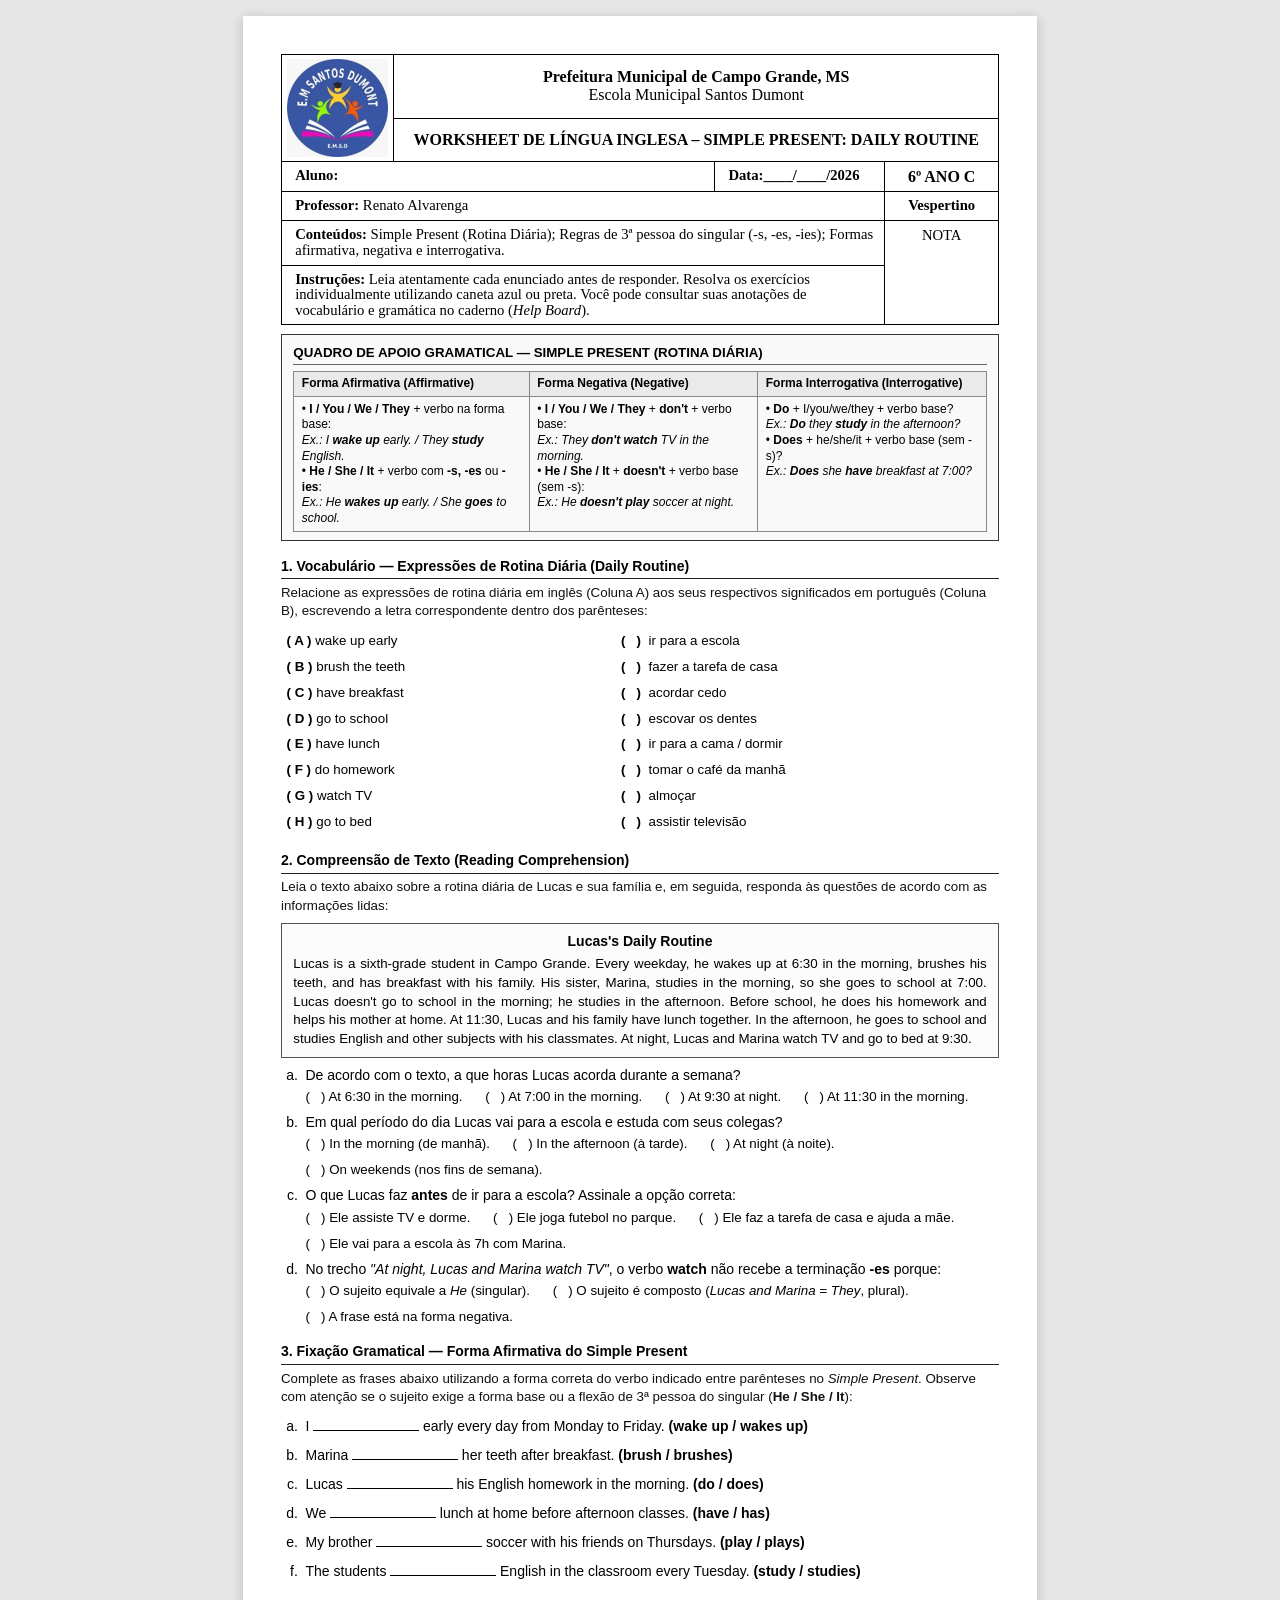
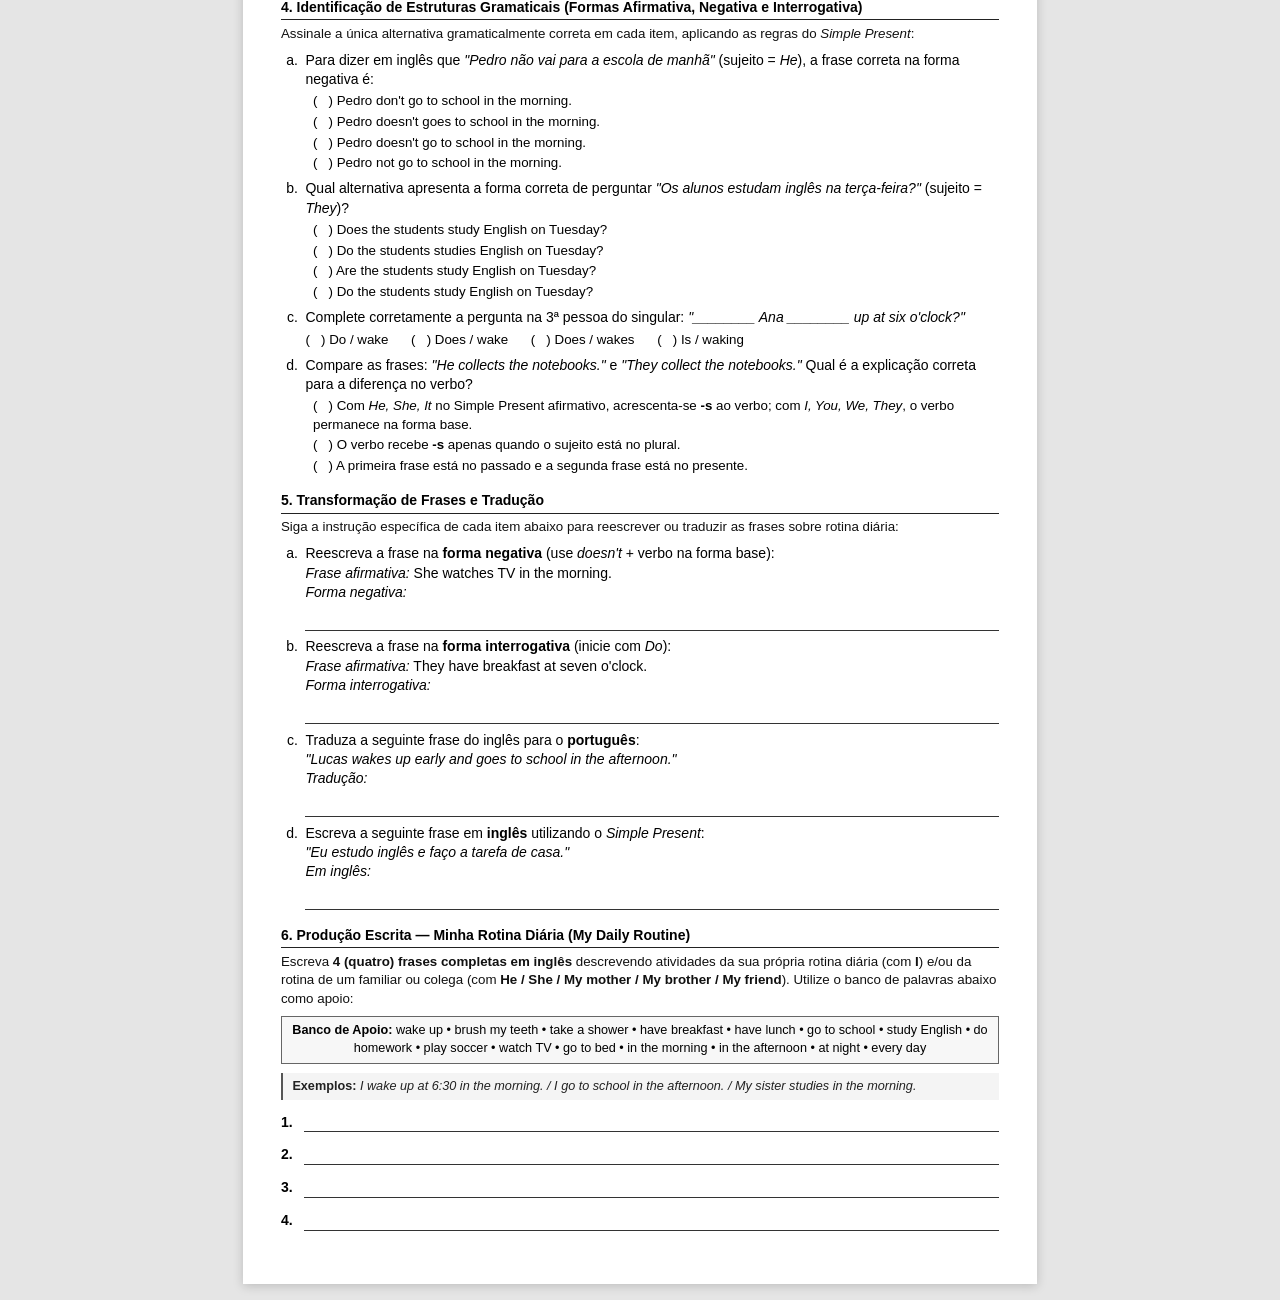
<file: acervo/04_atividades_e_materiais/Worksheet_Convencional_6Ano_C_Simple_Present.html>
<!DOCTYPE html>
<html lang="pt-BR">
<head>
    <meta charset="UTF-8">
    <meta name="viewport" content="width=device-width, initial-scale=1.0">
    <title>Worksheet de Língua Inglesa – Simple Present (Daily Routine) – 6º Ano C</title>
    <style>
        /* ==========================================================================
           CONFIGURAÇÃO DE PÁGINA E IMPRESSÃO A4 (AUTOCONTIDO, SEM DEPENDÊNCIAS)
           ========================================================================== */
        /* ==========================================================================
           CONFIGURAÇÃO DE PÁGINA E IMPRESSÃO (PADRÃO OFICIAL A4 — MARGENS DE 10mm)
           ========================================================================== */
        @page {
            size: A4 portrait;
            margin: 10mm;
        }

        * {
            box-sizing: border-box;
            -webkit-print-color-adjust: exact;
            print-color-adjust: exact;
        }

        body {
            font-family: Arial, Helvetica, sans-serif;
            font-size: 10.5pt;
            line-height: 1.38;
            color: #000000;
            background-color: #ffffff;
            margin: 0;
            padding: 0;
        }

        @media screen {
            body {
                background-color: #e5e5e5;
                padding: 16px 0;
            }
            .page-container {
                width: 210mm;
                min-height: 297mm;
                margin: 0 auto;
                padding: 10mm;
                background-color: #ffffff;
                box-shadow: 0 2px 10px rgba(0, 0, 0, 0.18);
            }
        }

        @media print {
            body {
                background-color: #ffffff;
                padding: 0;
                margin: 0;
            }
            .page-container {
                width: 100%;
                min-height: auto;
                margin: 0;
                padding: 0;
                box-shadow: none;
            }
            .page-break {
                page-break-before: always;
                break-before: page;
            }
        }

        /* ==========================================================================
           CABEÇALHO INSTITUCIONAL — ESCOLA MUNICIPAL SANTOS DUMONT
           Estrutura fiel ao modelo oficial (.docx): 6 linhas x 4 colunas de grade
           Colunas: 15,68% | 44,74% | 23,71% | 15,87%
           Fonte exclusiva do cabeçalho: Times New Roman
           ========================================================================== */
        .header-table {
            width: 100%;
            border-collapse: collapse;
            table-layout: fixed;
            font-family: "Times New Roman", Times, serif;
            color: #000000;
            margin-top: 0;
            margin-bottom: 2.5mm;
            break-inside: avoid;
            page-break-inside: avoid;
        }

        .header-table col.col-1 { width: 15.68%; }
        .header-table col.col-2 { width: 44.74%; }
        .header-table col.col-3 { width: 23.71%; }
        .header-table col.col-4 { width: 15.87%; }

        .header-table td {
            border: 1pt solid #000000;
            padding: 1.6mm 1.8mm 1.6mm 3.5mm;
            vertical-align: top;
            font-size: 11pt;
            line-height: 1.08;
        }

        /* Linha 1 e 2, Coluna 1: Logotipo (rowspan=2) */
        .header-table td.logo-cell {
            padding: 1mm;
            text-align: center;
            vertical-align: middle;
        }

        .header-table td.logo-cell img {
            width: 26.76mm;
            height: 26.01mm;
            display: block;
            margin: 0 auto;
            object-fit: contain;
        }

        /* Linha 1, Colunas 2–4: Prefeitura e Escola */
        .header-table tr.row-inst {
            height: 16.5mm;
        }

        .header-table td.inst-cell {
            text-align: center;
            vertical-align: middle;
            padding: 1.6mm 2mm;
            line-height: 1.15;
        }

        .inst-cell .prefeitura {
            display: block;
            font-size: 12pt;
            font-weight: bold;
        }

        .inst-cell .escola {
            display: block;
            font-size: 12pt;
            font-weight: normal;
        }

        /* Linha 2, Colunas 2–4: Título da Atividade */
        .header-table tr.row-titulo {
            height: 11mm;
        }

        .header-table td.titulo-cell {
            text-align: center;
            vertical-align: middle;
            padding: 1.6mm 2mm;
            font-size: 12pt;
            font-weight: bold;
        }

        /* Linha 3: Aluno / Data / Série-Turma */
        .header-table tr.row-aluno {
            height: 6.2mm;
        }

        .header-table tr.row-aluno td {
            vertical-align: middle;
        }

        .header-table td.turma-cell {
            text-align: center;
            padding-left: 1.8mm;
            font-size: 12pt;
            font-weight: bold;
            white-space: nowrap;
        }

        /* Linha 4: Professor / Turno */
        .header-table tr.row-prof {
            height: 7.4mm;
        }

        .header-table td.turno-cell {
            text-align: center;
            padding-left: 1.8mm;
            font-size: 11pt;
            font-weight: bold;
        }

        /* Linha 5: Conteúdos / NOTA (rowspan=2) */
        .header-table tr.row-conteudos {
            height: 6.0mm;
        }

        .header-table td.nota-cell {
            text-align: center;
            vertical-align: top;
            padding: 1.8mm;
            font-size: 11pt;
            font-weight: normal;
        }

        /* Linha 6: Instruções */
        .header-table tr.row-instrucoes {
            height: 13.6mm;
        }

        .header-table td.instrucoes-cell {
            line-height: 1.05;
        }

        /* ==========================================================================
           QUADRO DE REFERÊNCIA GRAMATICAL (EXPOSITIVO / CONVENCIONAL)
           ========================================================================== */
        .grammar-box {
            border: 1pt solid #333333;
            background-color: #f9f9f9;
            padding: 2.2mm 3mm;
            margin-bottom: 4mm;
            font-size: 9.5pt;
            line-height: 1.3;
            break-inside: avoid;
            page-break-inside: avoid;
        }

        .grammar-box-title {
            font-weight: bold;
            font-size: 10pt;
            text-transform: uppercase;
            margin-bottom: 1.5mm;
            border-bottom: 0.5pt solid #666666;
            padding-bottom: 0.8mm;
        }

        .grammar-grid {
            width: 100%;
            border-collapse: collapse;
        }

        .grammar-grid th,
        .grammar-grid td {
            border: 0.5pt solid #888888;
            padding: 1.2mm 2mm;
            text-align: left;
            vertical-align: top;
            font-size: 9pt;
        }

        .grammar-grid th {
            background-color: #eaeaea;
            font-weight: bold;
        }

        /* ==========================================================================
           BLOCOS DE EXERCÍCIOS CONVENCIONAIS
           ========================================================================== */
        .exercise-block {
            margin-bottom: 4.2mm;
            break-inside: avoid;
            page-break-inside: avoid;
        }

        .exercise-title {
            font-size: 10.5pt;
            font-weight: bold;
            margin: 0 0 1.2mm 0;
            padding-bottom: 0.6mm;
            border-bottom: 1pt solid #222222;
        }

        .exercise-instruction {
            font-size: 10pt;
            margin: 0 0 2mm 0;
            color: #111111;
        }

        /* Tabelas de Associação (Exercício 1) */
        .match-table {
            width: 100%;
            border-collapse: collapse;
            margin-top: 1mm;
        }

        .match-table td {
            padding: 1mm 1.5mm;
            vertical-align: middle;
            font-size: 10pt;
        }

        .match-col-left {
            width: 46%;
        }

        .match-col-right {
            width: 54%;
        }

        .paren-space {
            display: inline-block;
            width: 28px;
            text-align: center;
            font-weight: bold;
        }

        /* Texto de Leitura (Exercício 2) */
        .reading-passage {
            border: 0.8pt solid #555555;
            background-color: #fcfcfc;
            padding: 2.2mm 3mm;
            margin-bottom: 2mm;
            font-size: 10pt;
            line-height: 1.4;
            text-align: justify;
        }

        .reading-passage-title {
            font-weight: bold;
            margin-bottom: 1mm;
            text-align: center;
            font-size: 10.5pt;
        }

        /* Listas de itens e alternativas */
        ol.item-list {
            margin: 0;
            padding-left: 5.5mm;
        }

        ol.item-list > li {
            margin-bottom: 1.8mm;
            padding-left: 1mm;
        }

        .mc-options {
            display: flex;
            flex-wrap: wrap;
            gap: 2mm 6mm;
            margin-top: 0.8mm;
            font-size: 10pt;
        }

        .mc-options-vertical {
            display: block;
            margin-top: 0.8mm;
            padding-left: 2mm;
            font-size: 10pt;
        }

        .mc-options-vertical div {
            margin-bottom: 0.6mm;
        }

        /* Lacunas e Linhas para Resposta Manuscrita */
        .blank-inline {
            display: inline-block;
            border-bottom: 0.8pt solid #000000;
            min-width: 42mm;
            height: 4.5mm;
            vertical-align: baseline;
        }

        .blank-short {
            display: inline-block;
            border-bottom: 0.8pt solid #000000;
            min-width: 28mm;
            height: 4.5mm;
            vertical-align: baseline;
        }

        .write-line {
            display: block;
            width: 100%;
            border-bottom: 0.8pt solid #333333;
            height: 6.5mm;
            margin-top: 1mm;
            margin-bottom: 1.5mm;
        }

        .write-line-numbered {
            display: flex;
            align-items: flex-end;
            margin-bottom: 2.2mm;
        }

        .write-line-numbered .line-num {
            font-weight: bold;
            width: 6mm;
            flex-shrink: 0;
        }

        .write-line-numbered .line-rule {
            flex-grow: 1;
            border-bottom: 0.8pt solid #333333;
            height: 6.5mm;
        }

        /* Banco de palavras tradicional */
        .word-bank {
            border: 0.8pt solid #666666;
            background-color: #f7f7f7;
            padding: 1.5mm 2.5mm;
            margin-bottom: 2.5mm;
            font-size: 9.5pt;
            text-align: center;
        }

        .example-note {
            font-size: 9.5pt;
            color: #222222;
            margin-bottom: 2mm;
            background-color: #f4f4f4;
            padding: 1.2mm 2.5mm;
            border-left: 2pt solid #555555;
        }
    </style>
</head>
<body>

<div class="page-container">

    <!-- CABEÇALHO INSTITUCIONAL (6 LINHAS x 4 COLUNAS — PADRÃO OFICIAL SANTOS DUMONT) -->
    <table class="header-table">
        <colgroup>
            <col class="col-1">
            <col class="col-2">
            <col class="col-3">
            <col class="col-4">
        </colgroup>
        <!-- LINHA 1: Logotipo (rowspan=2) + Prefeitura e Escola (colspan=3) -->
        <tr class="row-inst">
            <td class="logo-cell" rowspan="2">
                <img src="[data-uri]" alt="Logotipo Escola Municipal Santos Dumont">
            </td>
            <td colspan="3" class="inst-cell">
                <span class="prefeitura">Prefeitura Municipal de Campo Grande, MS</span>
                <span class="escola">Escola Municipal Santos Dumont</span>
            </td>
        </tr>

        <!-- LINHA 2: Título da Atividade (colspan=3) -->
        <tr class="row-titulo">
            <td colspan="3" class="titulo-cell">
                WORKSHEET DE LÍNGUA INGLESA – SIMPLE PRESENT: DAILY ROUTINE
            </td>
        </tr>

        <!-- LINHA 3: Aluno (colspan=2) + Data + Turma -->
        <tr class="row-aluno">
            <td colspan="2">
                <strong>Aluno:</strong>
            </td>
            <td>
                <strong>Data:____/____/2026</strong>
            </td>
            <td class="turma-cell">
                6º ANO C
            </td>
        </tr>

        <!-- LINHA 4: Professor (colspan=3) + Turno -->
        <tr class="row-prof">
            <td colspan="3">
                <strong>Professor:</strong> Renato Alvarenga
            </td>
            <td class="turno-cell">
                Vespertino
            </td>
        </tr>

        <!-- LINHA 5: Conteúdos (colspan=3) + NOTA (rowspan=2) -->
        <tr class="row-conteudos">
            <td colspan="3">
                <strong>Conteúdos:</strong> Simple Present (Rotina Diária); Regras de 3ª pessoa do singular (-s, -es, -ies); Formas afirmativa, negativa e interrogativa.
            </td>
            <td class="nota-cell" rowspan="2">
                NOTA
            </td>
        </tr>

        <!-- LINHA 6: Instruções (colspan=3) -->
        <tr class="row-instrucoes">
            <td colspan="3" class="instrucoes-cell">
                <strong>Instruções:</strong> Leia atentamente cada enunciado antes de responder. Resolva os exercícios individualmente utilizando caneta azul ou preta. Você pode consultar suas anotações de vocabulário e gramática no caderno (<em>Help Board</em>).
            </td>
        </tr>
    </table>

    <!-- QUADRO DE APOIO GRAMATICAL (RESUMO EXPOSITIVO TRADICIONAL) -->
    <div class="grammar-box">
        <div class="grammar-box-title">Quadro de Apoio Gramatical — Simple Present (Rotina Diária)</div>
        <table class="grammar-grid">
            <thead>
                <tr>
                    <th style="width: 34%;">Forma Afirmativa (Affirmative)</th>
                    <th style="width: 33%;">Forma Negativa (Negative)</th>
                    <th style="width: 33%;">Forma Interrogativa (Interrogative)</th>
                </tr>
            </thead>
            <tbody>
                <tr>
                    <td>
                        • <strong>I / You / We / They</strong> + verbo na forma base:<br>
                        <em>Ex.: I <strong>wake up</strong> early. / They <strong>study</strong> English.</em><br>
                        • <strong>He / She / It</strong> + verbo com <strong>-s, -es</strong> ou <strong>-ies</strong>:<br>
                        <em>Ex.: He <strong>wakes up</strong> early. / She <strong>goes</strong> to school.</em>
                    </td>
                    <td>
                        • <strong>I / You / We / They</strong> + <strong>don't</strong> + verbo base:<br>
                        <em>Ex.: They <strong>don't watch</strong> TV in the morning.</em><br>
                        • <strong>He / She / It</strong> + <strong>doesn't</strong> + verbo base (sem -s):<br>
                        <em>Ex.: He <strong>doesn't play</strong> soccer at night.</em>
                    </td>
                    <td>
                        • <strong>Do</strong> + I/you/we/they + verbo base?<br>
                        <em>Ex.: <strong>Do</strong> they <strong>study</strong> in the afternoon?</em><br>
                        • <strong>Does</strong> + he/she/it + verbo base (sem -s)?<br>
                        <em>Ex.: <strong>Does</strong> she <strong>have</strong> breakfast at 7:00?</em>
                    </td>
                </tr>
            </tbody>
        </table>
    </div>

    <!-- EXERCÍCIO 1: VOCABULÁRIO E ASSOCIAÇÃO -->
    <div class="exercise-block">
        <div class="exercise-title">1. Vocabulário — Expressões de Rotina Diária (Daily Routine)</div>
        <p class="exercise-instruction">Relacione as expressões de rotina diária em inglês (Coluna A) aos seus respectivos significados em português (Coluna B), escrevendo a letra correspondente dentro dos parênteses:</p>
        <table class="match-table">
            <tr>
                <td class="match-col-left"><strong>( A )</strong> wake up early</td>
                <td class="match-col-right"><span class="paren-space">( &nbsp; )</span> ir para a escola</td>
            </tr>
            <tr>
                <td class="match-col-left"><strong>( B )</strong> brush the teeth</td>
                <td class="match-col-right"><span class="paren-space">( &nbsp; )</span> fazer a tarefa de casa</td>
            </tr>
            <tr>
                <td class="match-col-left"><strong>( C )</strong> have breakfast</td>
                <td class="match-col-right"><span class="paren-space">( &nbsp; )</span> acordar cedo</td>
            </tr>
            <tr>
                <td class="match-col-left"><strong>( D )</strong> go to school</td>
                <td class="match-col-right"><span class="paren-space">( &nbsp; )</span> escovar os dentes</td>
            </tr>
            <tr>
                <td class="match-col-left"><strong>( E )</strong> have lunch</td>
                <td class="match-col-right"><span class="paren-space">( &nbsp; )</span> ir para a cama / dormir</td>
            </tr>
            <tr>
                <td class="match-col-left"><strong>( F )</strong> do homework</td>
                <td class="match-col-right"><span class="paren-space">( &nbsp; )</span> tomar o café da manhã</td>
            </tr>
            <tr>
                <td class="match-col-left"><strong>( G )</strong> watch TV</td>
                <td class="match-col-right"><span class="paren-space">( &nbsp; )</span> almoçar</td>
            </tr>
            <tr>
                <td class="match-col-left"><strong>( H )</strong> go to bed</td>
                <td class="match-col-right"><span class="paren-space">( &nbsp; )</span> assistir televisão</td>
            </tr>
        </table>
    </div>

    <!-- EXERCÍCIO 2: COMPREENSÃO DE TEXTO -->
    <div class="exercise-block">
        <div class="exercise-title">2. Compreensão de Texto (Reading Comprehension)</div>
        <p class="exercise-instruction">Leia o texto abaixo sobre a rotina diária de Lucas e sua família e, em seguida, responda às questões de acordo com as informações lidas:</p>
        <div class="reading-passage">
            <div class="reading-passage-title">Lucas's Daily Routine</div>
            Lucas is a sixth-grade student in Campo Grande. Every weekday, he wakes up at 6:30 in the morning, brushes his teeth, and has breakfast with his family. His sister, Marina, studies in the morning, so she goes to school at 7:00. Lucas doesn't go to school in the morning; he studies in the afternoon. Before school, he does his homework and helps his mother at home. At 11:30, Lucas and his family have lunch together. In the afternoon, he goes to school and studies English and other subjects with his classmates. At night, Lucas and Marina watch TV and go to bed at 9:30.
        </div>
        <ol class="item-list" type="a">
            <li>
                De acordo com o texto, a que horas Lucas acorda durante a semana?<br>
                <div class="mc-options">
                    <span>( &nbsp; ) At 6:30 in the morning.</span>
                    <span>( &nbsp; ) At 7:00 in the morning.</span>
                    <span>( &nbsp; ) At 9:30 at night.</span>
                    <span>( &nbsp; ) At 11:30 in the morning.</span>
                </div>
            </li>
            <li>
                Em qual período do dia Lucas vai para a escola e estuda com seus colegas?<br>
                <div class="mc-options">
                    <span>( &nbsp; ) In the morning (de manhã).</span>
                    <span>( &nbsp; ) In the afternoon (à tarde).</span>
                    <span>( &nbsp; ) At night (à noite).</span>
                    <span>( &nbsp; ) On weekends (nos fins de semana).</span>
                </div>
            </li>
            <li>
                O que Lucas faz <strong>antes</strong> de ir para a escola? Assinale a opção correta:<br>
                <div class="mc-options">
                    <span>( &nbsp; ) Ele assiste TV e dorme.</span>
                    <span>( &nbsp; ) Ele joga futebol no parque.</span>
                    <span>( &nbsp; ) Ele faz a tarefa de casa e ajuda a mãe.</span>
                    <span>( &nbsp; ) Ele vai para a escola às 7h com Marina.</span>
                </div>
            </li>
            <li>
                No trecho <em>"At night, Lucas and Marina watch TV"</em>, o verbo <strong>watch</strong> não recebe a terminação <strong>-es</strong> porque:<br>
                <div class="mc-options">
                    <span>( &nbsp; ) O sujeito equivale a <em>He</em> (singular).</span>
                    <span>( &nbsp; ) O sujeito é composto (<em>Lucas and Marina = They</em>, plural).</span>
                    <span>( &nbsp; ) A frase está na forma negativa.</span>
                </div>
            </li>
        </ol>
    </div>

    <!-- QUEBRA DE PÁGINA CONTROLADA PARA A PÁGINA 2 -->
    <div class="page-break"></div>

    <!-- EXERCÍCIO 3: FIXAÇÃO GRAMATICAL — COMPLEMENTAÇÃO DE FRASES -->
    <div class="exercise-block">
        <div class="exercise-title">3. Fixação Gramatical — Forma Afirmativa do Simple Present</div>
        <p class="exercise-instruction">Complete as frases abaixo utilizando a forma correta do verbo indicado entre parênteses no <em>Simple Present</em>. Observe com atenção se o sujeito exige a forma base ou a flexão de 3ª pessoa do singular (<strong>He / She / It</strong>):</p>
        <ol class="item-list" type="a">
            <li>I <span class="blank-short"></span> early every day from Monday to Friday. <strong>(wake up / wakes up)</strong></li>
            <li>Marina <span class="blank-short"></span> her teeth after breakfast. <strong>(brush / brushes)</strong></li>
            <li>Lucas <span class="blank-short"></span> his English homework in the morning. <strong>(do / does)</strong></li>
            <li>We <span class="blank-short"></span> lunch at home before afternoon classes. <strong>(have / has)</strong></li>
            <li>My brother <span class="blank-short"></span> soccer with his friends on Thursdays. <strong>(play / plays)</strong></li>
            <li>The students <span class="blank-short"></span> English in the classroom every Tuesday. <strong>(study / studies)</strong></li>
        </ol>
    </div>

    <!-- EXERCÍCIO 4: IDENTIFICAÇÃO DE ESTRUTURAS LINGUÍSTICAS -->
    <div class="exercise-block">
        <div class="exercise-title">4. Identificação de Estruturas Gramaticais (Formas Afirmativa, Negativa e Interrogativa)</div>
        <p class="exercise-instruction">Assinale a única alternativa gramaticalmente correta em cada item, aplicando as regras do <em>Simple Present</em>:</p>
        <ol class="item-list" type="a">
            <li>
                Para dizer em inglês que <em>"Pedro não vai para a escola de manhã"</em> (sujeito = <em>He</em>), a frase correta na forma negativa é:
                <div class="mc-options-vertical">
                    <div>( &nbsp; ) Pedro don't go to school in the morning.</div>
                    <div>( &nbsp; ) Pedro doesn't goes to school in the morning.</div>
                    <div>( &nbsp; ) Pedro doesn't go to school in the morning.</div>
                    <div>( &nbsp; ) Pedro not go to school in the morning.</div>
                </div>
            </li>
            <li>
                Qual alternativa apresenta a forma correta de perguntar <em>"Os alunos estudam inglês na terça-feira?"</em> (sujeito = <em>They</em>)?
                <div class="mc-options-vertical">
                    <div>( &nbsp; ) Does the students study English on Tuesday?</div>
                    <div>( &nbsp; ) Do the students studies English on Tuesday?</div>
                    <div>( &nbsp; ) Are the students study English on Tuesday?</div>
                    <div>( &nbsp; ) Do the students study English on Tuesday?</div>
                </div>
            </li>
            <li>
                Complete corretamente a pergunta na 3ª pessoa do singular: <em>"________ Ana ________ up at six o'clock?"</em>
                <div class="mc-options">
                    <span>( &nbsp; ) Do / wake</span>
                    <span>( &nbsp; ) Does / wake</span>
                    <span>( &nbsp; ) Does / wakes</span>
                    <span>( &nbsp; ) Is / waking</span>
                </div>
            </li>
            <li>
                Compare as frases: <em>"He collects the notebooks."</em> e <em>"They collect the notebooks."</em> Qual é a explicação correta para a diferença no verbo?
                <div class="mc-options-vertical">
                    <div>( &nbsp; ) Com <em>He, She, It</em> no Simple Present afirmativo, acrescenta-se <strong>-s</strong> ao verbo; com <em>I, You, We, They</em>, o verbo permanece na forma base.</div>
                    <div>( &nbsp; ) O verbo recebe <strong>-s</strong> apenas quando o sujeito está no plural.</div>
                    <div>( &nbsp; ) A primeira frase está no passado e a segunda frase está no presente.</div>
                </div>
            </li>
        </ol>
    </div>

    <!-- EXERCÍCIO 5: TRANSFORMAÇÃO DE FRASES E TRADUÇÃO -->
    <div class="exercise-block">
        <div class="exercise-title">5. Transformação de Frases e Tradução</div>
        <p class="exercise-instruction">Siga a instrução específica de cada item abaixo para reescrever ou traduzir as frases sobre rotina diária:</p>
        <ol class="item-list" type="a">
            <li>
                Reescreva a frase na <strong>forma negativa</strong> (use <em>doesn't</em> + verbo na forma base):<br>
                <em>Frase afirmativa:</em> She watches TV in the morning.<br>
                <em>Forma negativa:</em> <span class="write-line"></span>
            </li>
            <li>
                Reescreva a frase na <strong>forma interrogativa</strong> (inicie com <em>Do</em>):<br>
                <em>Frase afirmativa:</em> They have breakfast at seven o'clock.<br>
                <em>Forma interrogativa:</em> <span class="write-line"></span>
            </li>
            <li>
                Traduza a seguinte frase do inglês para o <strong>português</strong>:<br>
                <em>"Lucas wakes up early and goes to school in the afternoon."</em><br>
                <em>Tradução:</em> <span class="write-line"></span>
            </li>
            <li>
                Escreva a seguinte frase em <strong>inglês</strong> utilizando o <em>Simple Present</em>:<br>
                <em>"Eu estudo inglês e faço a tarefa de casa."</em><br>
                <em>Em inglês:</em> <span class="write-line"></span>
            </li>
        </ol>
    </div>

    <!-- EXERCÍCIO 6: PRODUÇÃO ESCRITA -->
    <div class="exercise-block">
        <div class="exercise-title">6. Produção Escrita — Minha Rotina Diária (My Daily Routine)</div>
        <p class="exercise-instruction">Escreva <strong>4 (quatro) frases completas em inglês</strong> descrevendo atividades da sua própria rotina diária (com <strong>I</strong>) e/ou da rotina de um familiar ou colega (com <strong>He / She / My mother / My brother / My friend</strong>). Utilize o banco de palavras abaixo como apoio:</p>
        <div class="word-bank">
            <strong>Banco de Apoio:</strong> wake up • brush my teeth • take a shower • have breakfast • have lunch • go to school • study English • do homework • play soccer • watch TV • go to bed • in the morning • in the afternoon • at night • every day
        </div>
        <div class="example-note">
            <strong>Exemplos:</strong> <em>I wake up at 6:30 in the morning. / I go to school in the afternoon. / My sister studies in the morning.</em>
        </div>
        <div class="write-line-numbered">
            <span class="line-num">1.</span>
            <span class="line-rule"></span>
        </div>
        <div class="write-line-numbered">
            <span class="line-num">2.</span>
            <span class="line-rule"></span>
        </div>
        <div class="write-line-numbered">
            <span class="line-num">3.</span>
            <span class="line-rule"></span>
        </div>
        <div class="write-line-numbered">
            <span class="line-num">4.</span>
            <span class="line-rule"></span>
        </div>
    </div>

</div>

</body>
</html>
</file>
